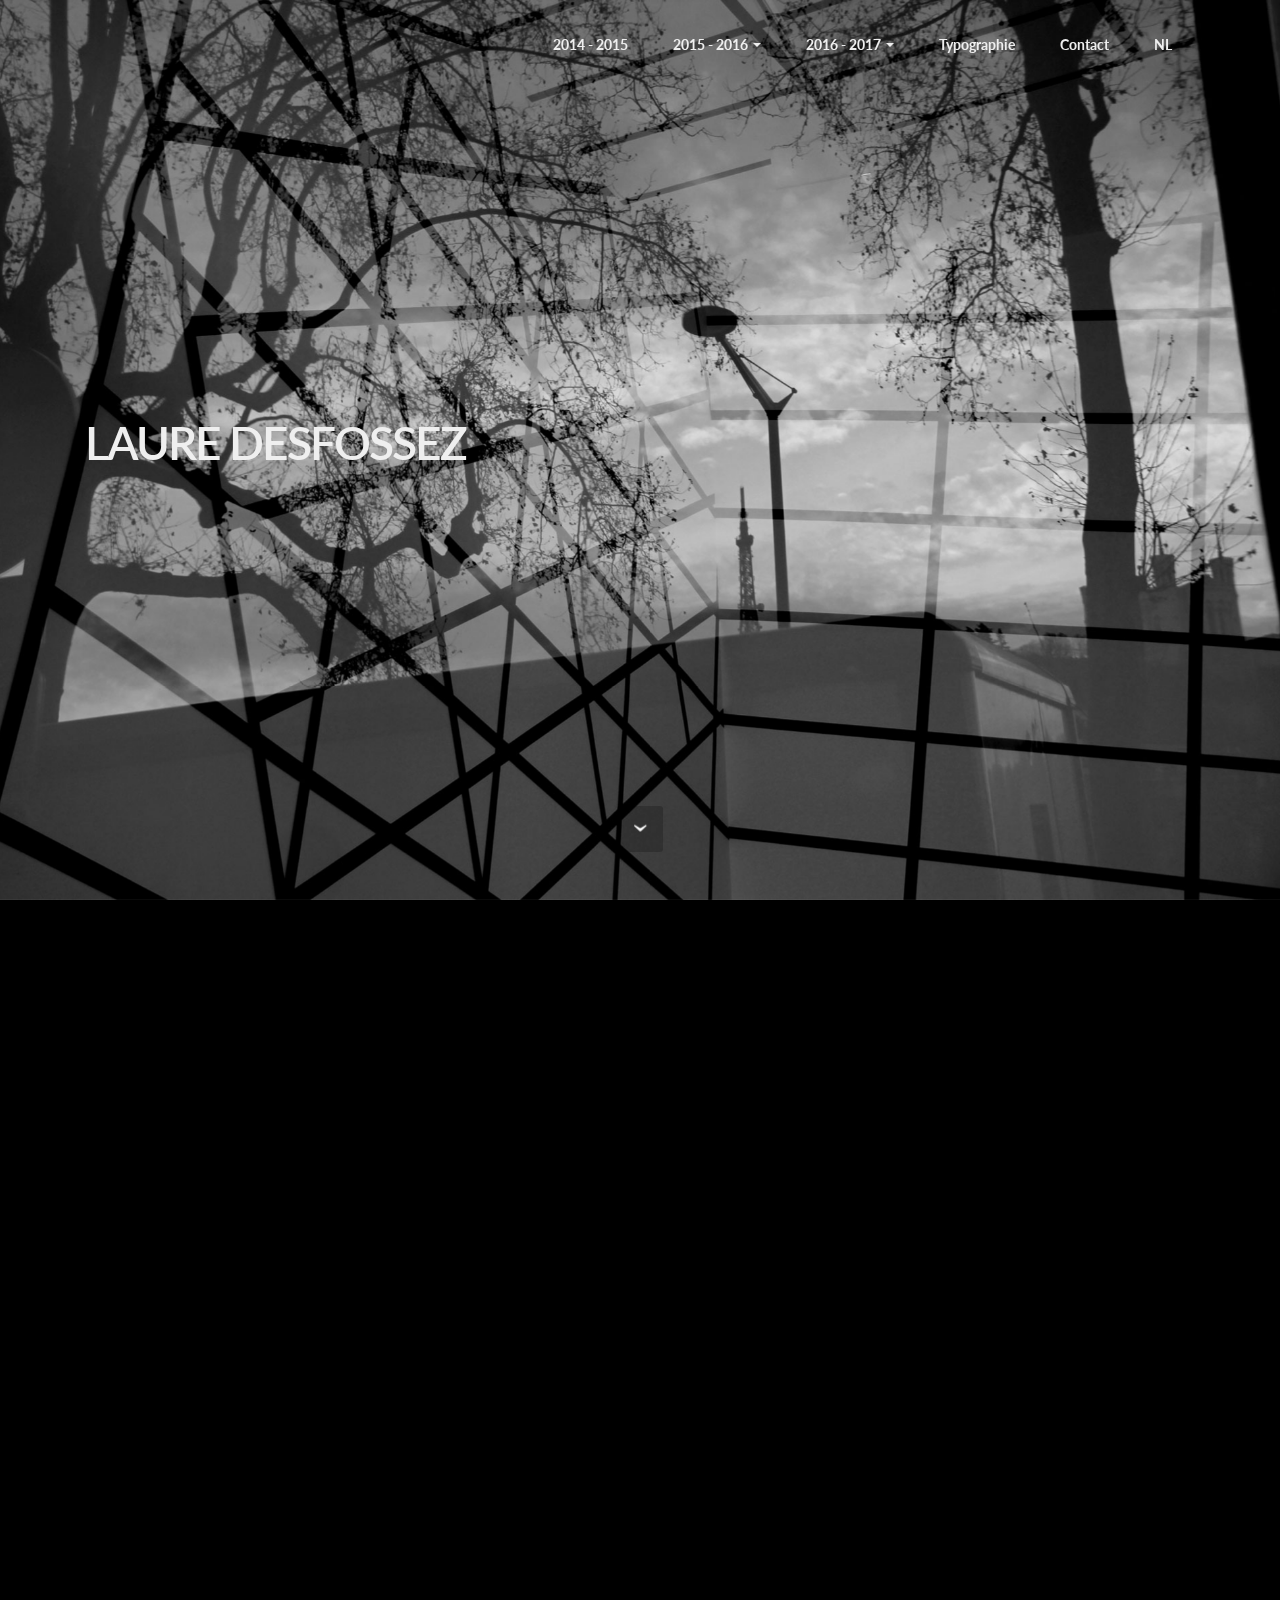
<file: index.html>
<!DOCTYPE html>
<html>
<head>
  <!-- Site made with Mobirise Website Builder v3.12.1, https://mobirise.com -->
  <meta charset="UTF-8">
  <meta http-equiv="X-UA-Compatible" content="IE=edge">
  <meta name="generator" content="Mobirise v3.12.1, mobirise.com">
  <meta name="viewport" content="width=device-width, initial-scale=1">
  <link rel="shortcut icon" href="assets/images/logo.png" type="image/x-icon">
  <meta name="description" content="Index, Desfossez Laure, Laure, Desfossez, portfolio, grafisch ontwerp">
  
  <link rel="stylesheet" href="https://fonts.googleapis.com/css?family=Lora:400,700,400italic,700italic&amp;subset=latin">
  <link rel="stylesheet" href="https://fonts.googleapis.com/css?family=Montserrat:400,700">
  <link rel="stylesheet" href="https://fonts.googleapis.com/css?family=Raleway:100,100i,200,200i,300,300i,400,400i,500,500i,600,600i,700,700i,800,800i,900,900i">
  <link rel="stylesheet" href="assets/bootstrap-material-design-font/css/material.css">
  <link rel="stylesheet" href="assets/tether/tether.min.css">
  <link rel="stylesheet" href="assets/bootstrap/css/bootstrap.min.css">
  <link rel="stylesheet" href="assets/dropdown/css/style.css">
  <link rel="stylesheet" href="assets/animate.css/animate.min.css">
  <link rel="stylesheet" href="assets/theme/css/style.css">
  <link rel="stylesheet" href="assets/mobirise/css/mbr-additional.css" type="text/css">
  
  
  
</head>
<body>

<!-- Google Analytics -->
<script>
  (function(i,s,o,g,r,a,m){i['GoogleAnalyticsObject']=r;i[r]=i[r]||function(){
  (i[r].q=i[r].q||[]).push(arguments)},i[r].l=1*new Date();a=s.createElement(o),
  m=s.getElementsByTagName(o)[0];a.async=1;a.src=g;m.parentNode.insertBefore(a,m)
  })(window,document,'script','https://www.google-analytics.com/analytics.js','ga');

  ga('create', 'UA-74958669-1', 'auto');
  ga('send', 'pageview');

</script>
<!-- /Google Analytics -->


<section id="ext_menu-7">

    <nav class="navbar navbar-dropdown bg-color transparent navbar-fixed-top">
        <div class="container">

            <div class="mbr-table">
                
                <div class="mbr-table-cell">

                    <button class="navbar-toggler pull-xs-right hidden-md-up" type="button" data-toggle="collapse" data-target="#exCollapsingNavbar">
                        <div class="hamburger-icon"></div>
                    </button>

                    <ul class="nav-dropdown collapse pull-xs-right nav navbar-nav navbar-toggleable-sm" id="exCollapsingNavbar"><li class="nav-item"><a class="nav-link link" href="2015.html" aria-expanded="false">2014 - 2015</a></li><li class="nav-item dropdown"><a class="nav-link link dropdown-toggle" href="2016.html" aria-expanded="false" data-toggle="dropdown-submenu">2015 - 2016</a><div class="dropdown-menu"><a class="dropdown-item" href="2016.html" target="_blank">Je m'interesse à</a></div></li><li class="nav-item dropdown"><a class="nav-link link dropdown-toggle" href="#top" data-toggle="dropdown-submenu" aria-expanded="false">2016 - 2017</a><div class="dropdown-menu"><a class="dropdown-item" href="2017.html" target="_blank">Je représente</a></div></li><li class="nav-item"><a class="nav-link link" href="page6.html" aria-expanded="false">Typographie</a></li><li class="nav-item"><a class="nav-link link" href="page7.html" aria-expanded="false">Contact</a></li><li class="nav-item dropdown"><a class="nav-link link" href="https://lauredesfossez.github.io/nl/" aria-expanded="false" target="_blank">NL</a></li></ul>
                    <button hidden="" class="navbar-toggler navbar-close" type="button" data-toggle="collapse" data-target="#exCollapsingNavbar">
                        <div class="close-icon"></div>
                    </button>

                </div>
            </div>

        </div>
    </nav>

</section>

<section class="engine"><a rel="external" href="https://mobirise.com">Mobirise</a></section><section class="mbr-section mbr-section-hero mbr-section-full mbr-parallax-background mbr-section-with-arrow mbr-after-navbar" id="header5-1" style="background-image: url(assets/images/abstract-nature-compr-1.jpg);">

    

    <div class="mbr-table-cell">

        <div class="container">
            <div class="row">
                <div class="mbr-section col-md-10">

                    <h1 class="mbr-section-title display-1">LAURE DESFOSSEZ</h1>
                    <p class="mbr-section-lead lead"></p>
                    
                </div>
            </div>
        </div>
    </div>

    <div class="mbr-arrow mbr-arrow-floating" aria-hidden="true"><a href="#content6-p"><i class="mbr-arrow-icon"></i></a></div>

</section>

<section class="mbr-section article mbr-section__container" id="content6-p" style="background-color: rgb(0, 0, 0); padding-top: 20px; padding-bottom: 20px;">

    <div class="container">
        <div class="row">
            <div class="col-xs-12 col-md-6 lead"><p>Je me présente, Je m’appelle Laure Desfossez et à ce moment je suis en 3ème année Design Graphique. Pendant les années j’ai réaliser que mon éducation n’est pas seulement une formation pour notre diplôme mais c’est beaucoup plus. Chaque semestre on voit une evolution de l’identité du graphiste. Premièrement j’ai appris moi-même comme personne. Secondairement les intérêts vont grandir en finalement je crée mon propre identité dans mes travaux.&nbsp;</p></div>
            <div class="col-xs-12 col-md-6 lead"><p><a href="page7.html" target="_blank">Laure Desfossez</a></p><p><a href="http://www.grafischontwerpgent.be/" target="_blank">3BBK Design Graphique</a></p><p><a href="http://www.luca-arts.be/campus/sint-lucas-gent" target="_blank">LUCA Sint-Lucas Gand Belgique</a></p><p><br></p></div>
        </div>
    </div>

</section>


  <script src="assets/web/assets/jquery/jquery.min.js"></script>
  <script src="assets/tether/tether.min.js"></script>
  <script src="assets/bootstrap/js/bootstrap.min.js"></script>
  <script src="assets/smooth-scroll/smooth-scroll.js"></script>
  <script src="assets/dropdown/js/script.min.js"></script>
  <script src="assets/touch-swipe/jquery.touch-swipe.min.js"></script>
  <script src="assets/viewport-checker/jquery.viewportchecker.js"></script>
  <script src="assets/jarallax/jarallax.js"></script>
  <script src="assets/theme/js/script.js"></script>
  
  
  <input name="animation" type="hidden">
  </body>
</html>
</file>
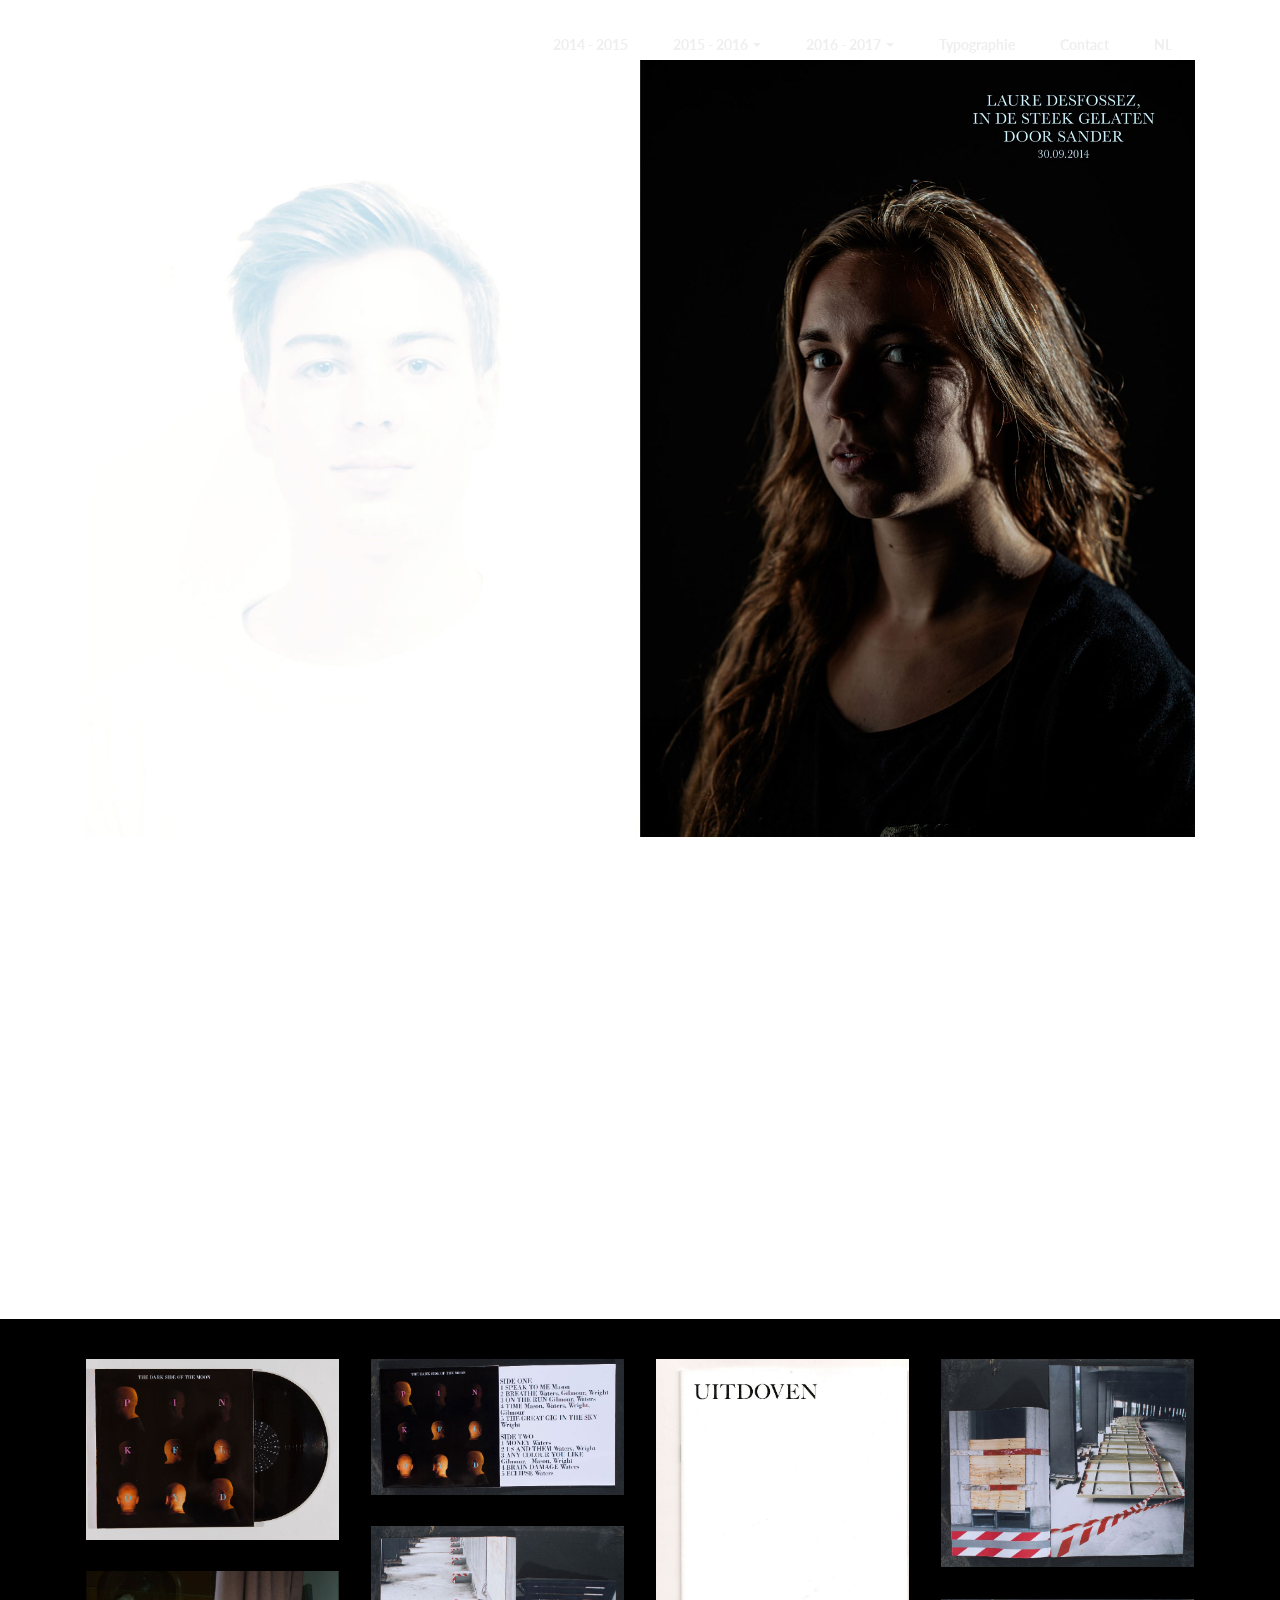
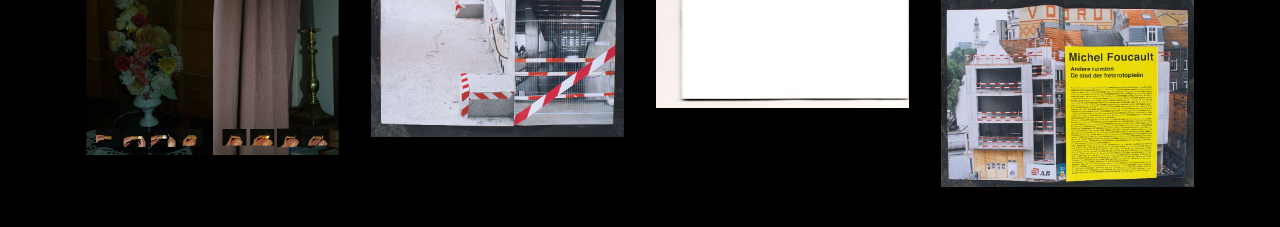
<file: 2015.html>
<!DOCTYPE html>
<html>
<head>
  <!-- Site made with Mobirise Website Builder v3.12.1, https://mobirise.com -->
  <meta charset="UTF-8">
  <meta http-equiv="X-UA-Compatible" content="IE=edge">
  <meta name="generator" content="Mobirise v3.12.1, mobirise.com">
  <meta name="viewport" content="width=device-width, initial-scale=1">
  <link rel="shortcut icon" href="assets/images/logo.png" type="image/x-icon">
  <meta name="description" content="projets 2014-2015, Desfossez Laure, Laure, Desfossez, Identiteit, Vanitas, Heterotopie">
  <title>2015</title>
  <link rel="stylesheet" href="https://fonts.googleapis.com/css?family=Lora:400,700,400italic,700italic&amp;subset=latin">
  <link rel="stylesheet" href="https://fonts.googleapis.com/css?family=Montserrat:400,700">
  <link rel="stylesheet" href="https://fonts.googleapis.com/css?family=Raleway:100,100i,200,200i,300,300i,400,400i,500,500i,600,600i,700,700i,800,800i,900,900i">
  <link rel="stylesheet" href="assets/bootstrap-material-design-font/css/material.css">
  <link rel="stylesheet" href="assets/et-line-font-plugin/style.css">
  <link rel="stylesheet" href="assets/tether/tether.min.css">
  <link rel="stylesheet" href="assets/bootstrap/css/bootstrap.min.css">
  <link rel="stylesheet" href="assets/animate.css/animate.min.css">
  <link rel="stylesheet" href="assets/dropdown/css/style.css">
  <link rel="stylesheet" href="assets/theme/css/style.css">
  <link rel="stylesheet" href="assets/mobirise-gallery/style.css">
  <link rel="stylesheet" href="assets/mobirise/css/mbr-additional.css" type="text/css">
  
  
  
</head>
<body>

<!-- Google Analytics -->
<script>
  (function(i,s,o,g,r,a,m){i['GoogleAnalyticsObject']=r;i[r]=i[r]||function(){
  (i[r].q=i[r].q||[]).push(arguments)},i[r].l=1*new Date();a=s.createElement(o),
  m=s.getElementsByTagName(o)[0];a.async=1;a.src=g;m.parentNode.insertBefore(a,m)
  })(window,document,'script','https://www.google-analytics.com/analytics.js','ga');

  ga('create', 'UA-74958669-1', 'auto');
  ga('send', 'pageview');

</script>
<!-- /Google Analytics -->


<section id="ext_menu-a">

    <nav class="navbar navbar-dropdown bg-color transparent navbar-fixed-top">
        <div class="container">

            <div class="mbr-table">
                
                <div class="mbr-table-cell">

                    <button class="navbar-toggler pull-xs-right hidden-md-up" type="button" data-toggle="collapse" data-target="#exCollapsingNavbar">
                        <div class="hamburger-icon"></div>
                    </button>

                    <ul class="nav-dropdown collapse pull-xs-right nav navbar-nav navbar-toggleable-sm" id="exCollapsingNavbar"><li class="nav-item"><a class="nav-link link" href="2015.html" aria-expanded="false">2014 - 2015</a></li><li class="nav-item dropdown"><a class="nav-link link dropdown-toggle" href="2016.html" aria-expanded="false" data-toggle="dropdown-submenu">2015 - 2016</a><div class="dropdown-menu"><a class="dropdown-item" href="2016.html" target="_blank">Je m'interesse à</a></div></li><li class="nav-item dropdown"><a class="nav-link link dropdown-toggle" href="#top" data-toggle="dropdown-submenu" aria-expanded="false">2016 - 2017</a><div class="dropdown-menu"><a class="dropdown-item" href="2017.html" target="_blank">Je représente</a></div></li><li class="nav-item"><a class="nav-link link" href="page6.html" aria-expanded="false">Typographie</a></li><li class="nav-item"><a class="nav-link link" href="page7.html" aria-expanded="false">Contact</a></li><li class="nav-item dropdown"><a class="nav-link link" href="index.html" aria-expanded="false" target="_blank">NL</a></li></ul>
                    <button hidden="" class="navbar-toggler navbar-close" type="button" data-toggle="collapse" data-target="#exCollapsingNavbar">
                        <div class="close-icon"></div>
                    </button>

                </div>
            </div>

        </div>
    </nav>

</section>

<section class="engine"><a rel="external" href="https://mobirise.com">Mobirise Web Page Generator</a></section><section class="mbr-section mbr-section__container mbr-after-navbar" id="image2-v" style="background-color: rgb(255, 255, 255); padding-top: 60px; padding-bottom: 40px;">
    <div class="container">
        <div class="row">
            <div class="col-xs-12">
                <figure class="mbr-figure">
                    <div><img src="assets/images/sanderlaureindesign-1.jpg"></div>

                    

                </figure>
            </div>
        </div>
    </div>
</section>

<section class="mbr-section article mbr-section__container" id="content7-e" style="background-color: rgb(255, 255, 255); padding-top: 0px; padding-bottom: 60px;">

    <div class="container">
        <div class="row">
            <div class="col-xs-12 col-md-4 lead"><p>Trouver la personnalité et le caractère du créateur est très important quand on voit les travaux d’un artiste. Pour devenir un graphiste la première étape est de trouver toi-même.&nbsp;</p></div>
            <div class="col-xs-12 col-md-4 lead"><p>Comment on fait ça? Par regarder autour de toi et analyser. Par demander des questions et chercher des solutions. Dans la première année mes travaux parlent surtout des choses très proche de moi.&nbsp;</p></div>
            <div class="col-xs-12 col-md-4 lead"><p>J'ai pris des images de la tête de mon père, dans la maison de mes grand-parents où dans le quai à côté de mon bâtiment.&nbsp;</p></div>
        </div>
    </div>

</section>

<section class="mbr-info mbr-info-extra mbr-section mbr-section-md-padding" id="msg-box1-y" style="background-color: rgb(255, 255, 255); padding-top: 0px; padding-bottom: 30px;">

    
    <div class="container">
        <div class="row">


            


            <div class="mbr-table-md-up">
                <div class="mbr-table-cell mbr-right-padding-md-up col-md-8 text-xs-center text-md-left">
                    
                    
                </div>

                <div class="mbr-table-cell col-md-4">
                    <div class="text-xs-center"><a class="btn btn-black" href="2016.html">2016</a></div>
                </div>
            </div>


        </div>
    </div>
</section>

<section class="mbr-gallery mbr-section mbr-section-nopadding mbr-slider-carousel" id="gallery3-d" data-filter="false" style="background-color: rgb(0, 0, 0); padding-top: 1.5rem; padding-bottom: 1.5rem;">
    <!-- Filter -->
    

    <!-- Gallery -->
    <div class="mbr-gallery-row container">
        <div class=" mbr-gallery-layout-default">
            <div>
                <div>
                    <div class="mbr-gallery-item mbr-gallery-item__mobirise3 mbr-gallery-item--p1" data-tags="Awesome" data-video-url="false">
                        <div href="#lb-gallery3-d" data-slide-to="0" data-toggle="modal">
                            
                            

                            <img alt="" src="assets/images/mg-12-800x571.jpg">
                            
                            <span class="icon-focus"></span>
                            
                        </div>
                    </div><div class="mbr-gallery-item mbr-gallery-item__mobirise3 mbr-gallery-item--p1" data-tags="Responsive" data-video-url="false">
                        <div href="#lb-gallery3-d" data-slide-to="1" data-toggle="modal">
                            
                            

                            <img alt="" src="assets/images/lauredesfossez-4-800x429.jpg">
                            
                            <span class="icon-focus"></span>
                            
                        </div>
                    </div><div class="mbr-gallery-item mbr-gallery-item__mobirise3 mbr-gallery-item--p1" data-tags="Creative" data-video-url="false">
                        <div href="#lb-gallery3-d" data-slide-to="2" data-toggle="modal">
                            
                            

                            <img alt="" src="assets/images/uitdoven-cover-1-800x1102.jpg">
                            
                            <span class="icon-focus"></span>
                            
                        </div>
                    </div><div class="mbr-gallery-item mbr-gallery-item__mobirise3 mbr-gallery-item--p1" data-tags="Awesome" data-video-url="false">
                        <div href="#lb-gallery3-d" data-slide-to="3" data-toggle="modal">
                            
                            

                            <img alt="" src="assets/images/lauredesfossez-5-800x659.jpg">
                            
                            <span class="icon-focus"></span>
                            
                        </div>
                    </div><div class="mbr-gallery-item mbr-gallery-item__mobirise3 mbr-gallery-item--p1" data-tags="Responsive" data-video-url="false">
                        <div href="#lb-gallery3-d" data-slide-to="4" data-toggle="modal">
                            
                            

                            <img alt="" src="assets/images/lauredesfossez-6-800x668.jpg">
                            
                            <span class="icon-focus"></span>
                            
                        </div>
                    </div><div class="mbr-gallery-item mbr-gallery-item__mobirise3 mbr-gallery-item--p1" data-tags="Animated" data-video-url="false">
                        <div href="#lb-gallery3-d" data-slide-to="5" data-toggle="modal">
                            
                            

                            <img alt="" src="assets/images/uitdoven-spreads-800x581.jpg">
                            
                            <span class="icon-focus"></span>
                            
                        </div>
                    </div><div class="mbr-gallery-item mbr-gallery-item__mobirise3 mbr-gallery-item--p1" data-tags="Beautiful" data-video-url="false">
                        <div href="#lb-gallery3-d" data-slide-to="6" data-toggle="modal">
                            
                            

                            <img alt="" src="assets/images/lauredesfossez-7-800x593.jpg">
                            
                            <span class="icon-focus"></span>
                            
                        </div>
                    </div>
                </div>
            </div>
            <div class="clearfix"></div>
        </div>
    </div>

    <!-- Lightbox -->
    <div data-app-prevent-settings="" class="mbr-slider modal fade carousel slide" tabindex="-1" data-keyboard="true" data-interval="false" id="lb-gallery3-d">
        <div class="modal-dialog">
            <div class="modal-content">
                <div class="modal-body">
                    <ol class="carousel-indicators">
                        <li data-app-prevent-settings="" data-target="#lb-gallery3-d" data-slide-to="0"></li><li data-app-prevent-settings="" data-target="#lb-gallery3-d" data-slide-to="1"></li><li data-app-prevent-settings="" data-target="#lb-gallery3-d" data-slide-to="2"></li><li data-app-prevent-settings="" data-target="#lb-gallery3-d" data-slide-to="3"></li><li data-app-prevent-settings="" data-target="#lb-gallery3-d" data-slide-to="4"></li><li data-app-prevent-settings="" data-target="#lb-gallery3-d" data-slide-to="5"></li><li data-app-prevent-settings="" data-target="#lb-gallery3-d" class=" active" data-slide-to="6"></li>
                    </ol>
                    <div class="carousel-inner">
                        <div class="carousel-item">
                            <img alt="" src="assets/images/mg-12.jpg">
                        </div><div class="carousel-item">
                            <img alt="" src="assets/images/lauredesfossez-4.jpg">
                        </div><div class="carousel-item">
                            <img alt="" src="assets/images/uitdoven-cover-1.jpg">
                        </div><div class="carousel-item">
                            <img alt="" src="assets/images/lauredesfossez-5.jpg">
                        </div><div class="carousel-item">
                            <img alt="" src="assets/images/lauredesfossez-6.jpg">
                        </div><div class="carousel-item">
                            <img alt="" src="assets/images/uitdoven-spreads.jpg">
                        </div><div class="carousel-item active">
                            <img alt="" src="assets/images/lauredesfossez-7.jpg">
                        </div>
                    </div>
                    <a class="left carousel-control" role="button" data-slide="prev" href="#lb-gallery3-d">
                        <span class="icon-prev" aria-hidden="true"></span>
                        <span class="sr-only">Previous</span>
                    </a>
                    <a class="right carousel-control" role="button" data-slide="next" href="#lb-gallery3-d">
                        <span class="icon-next" aria-hidden="true"></span>
                        <span class="sr-only">Next</span>
                    </a>

                    <a class="close" href="#" role="button" data-dismiss="modal">
                        <span aria-hidden="true">×</span>
                        <span class="sr-only">Close</span>
                    </a>
                </div>
            </div>
        </div>
    </div>
</section>


  <script src="assets/web/assets/jquery/jquery.min.js"></script>
  <script src="assets/tether/tether.min.js"></script>
  <script src="assets/bootstrap/js/bootstrap.min.js"></script>
  <script src="assets/smooth-scroll/smooth-scroll.js"></script>
  <script src="assets/viewport-checker/jquery.viewportchecker.js"></script>
  <script src="assets/dropdown/js/script.min.js"></script>
  <script src="assets/touch-swipe/jquery.touch-swipe.min.js"></script>
  <script src="assets/masonry/masonry.pkgd.min.js"></script>
  <script src="assets/imagesloaded/imagesloaded.pkgd.min.js"></script>
  <script src="assets/bootstrap-carousel-swipe/bootstrap-carousel-swipe.js"></script>
  <script src="assets/theme/js/script.js"></script>
  <script src="assets/mobirise-gallery/player.min.js"></script>
  <script src="assets/mobirise-gallery/script.js"></script>
  
  
  <input name="animation" type="hidden">
  </body>
</html>
</file>
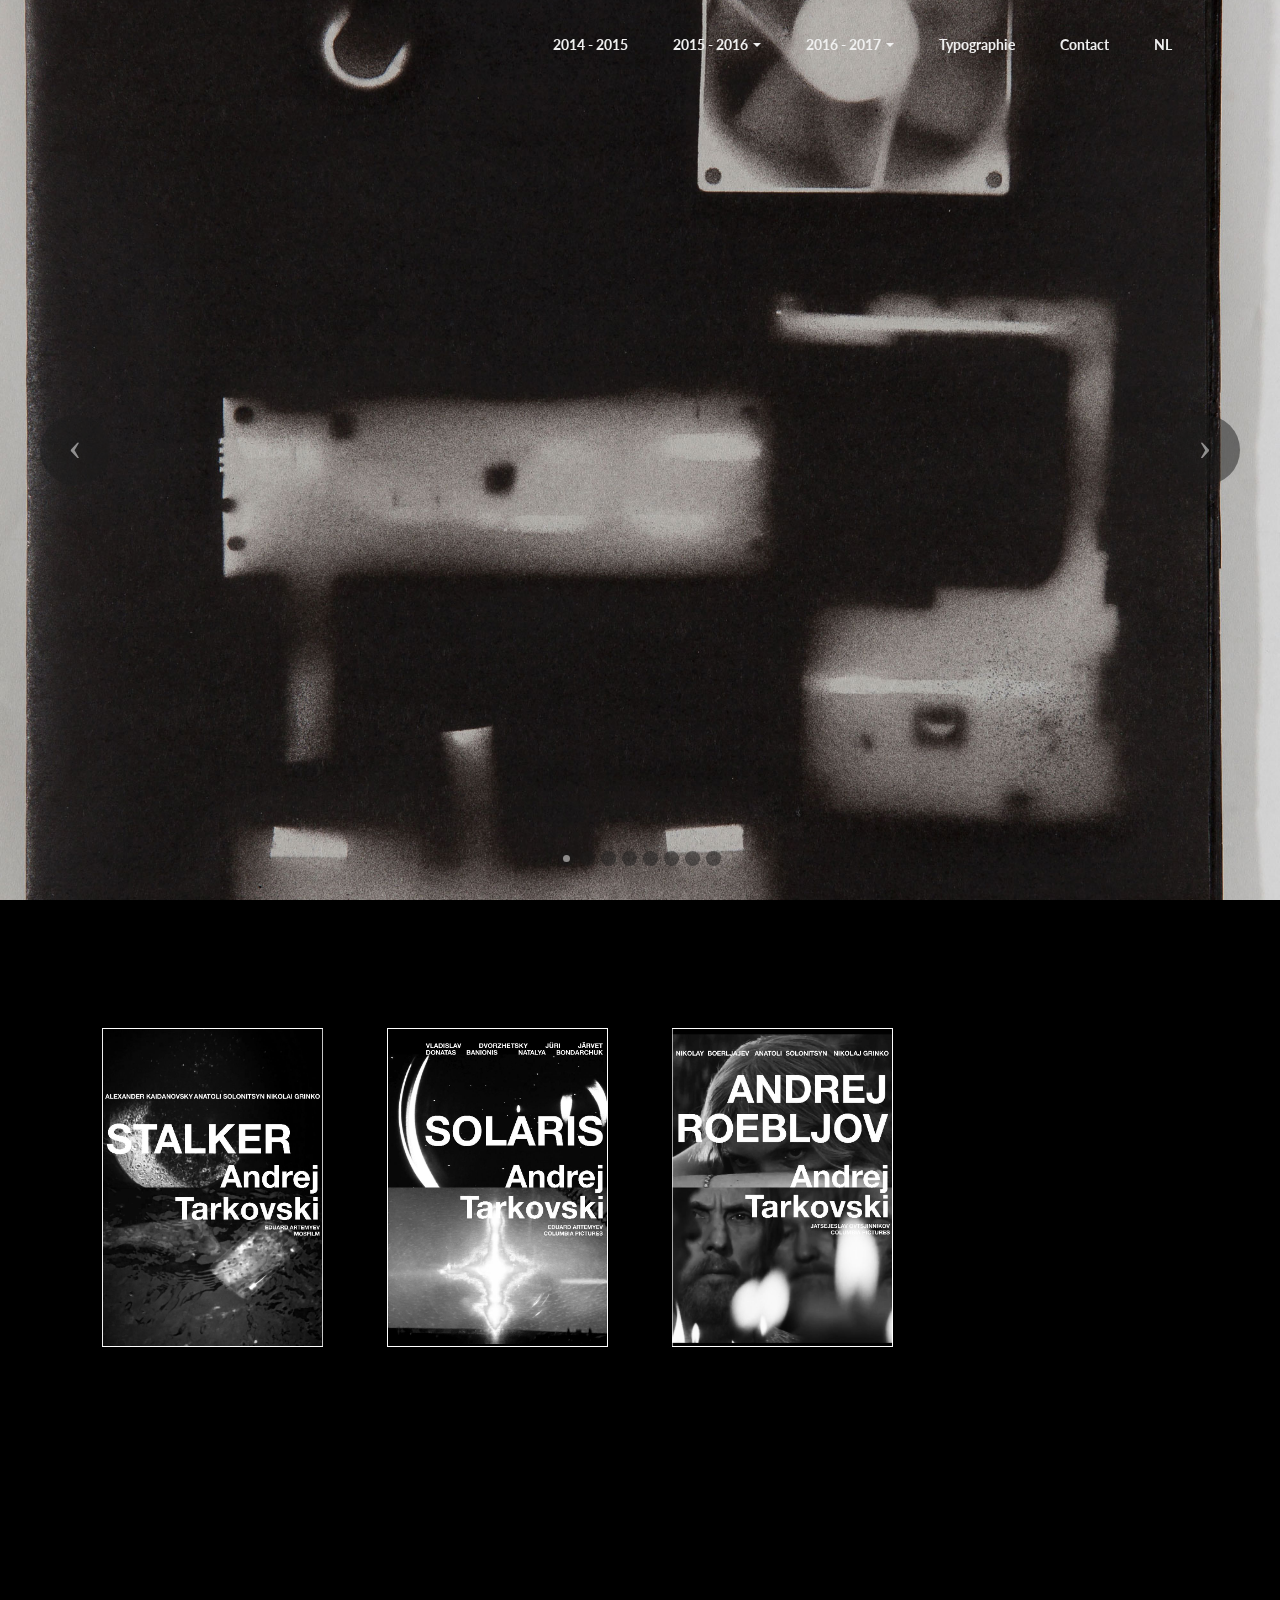
<file: 2016.html>
<!DOCTYPE html>
<html>
<head>
  <!-- Site made with Mobirise Website Builder v3.12.1, https://mobirise.com -->
  <meta charset="UTF-8">
  <meta http-equiv="X-UA-Compatible" content="IE=edge">
  <meta name="generator" content="Mobirise v3.12.1, mobirise.com">
  <meta name="viewport" content="width=device-width, initial-scale=1">
  <link rel="shortcut icon" href="assets/images/logo.png" type="image/x-icon">
  <meta name="description" content="projets 2015-2016, Desfossez Laure, Laure, Desfossez, Encyclopedia, Affiches Andrej Tarkovski ">
  <title>2016</title>
  <link rel="stylesheet" href="https://fonts.googleapis.com/css?family=Lora:400,700,400italic,700italic&amp;subset=latin">
  <link rel="stylesheet" href="https://fonts.googleapis.com/css?family=Montserrat:400,700">
  <link rel="stylesheet" href="https://fonts.googleapis.com/css?family=Raleway:100,100i,200,200i,300,300i,400,400i,500,500i,600,600i,700,700i,800,800i,900,900i">
  <link rel="stylesheet" href="assets/bootstrap-material-design-font/css/material.css">
  <link rel="stylesheet" href="assets/et-line-font-plugin/style.css">
  <link rel="stylesheet" href="assets/tether/tether.min.css">
  <link rel="stylesheet" href="assets/bootstrap/css/bootstrap.min.css">
  <link rel="stylesheet" href="assets/dropdown/css/style.css">
  <link rel="stylesheet" href="assets/animate.css/animate.min.css">
  <link rel="stylesheet" href="assets/theme/css/style.css">
  <link rel="stylesheet" href="assets/mobirise-gallery/style.css">
  <link rel="stylesheet" href="assets/mobirise/css/mbr-additional.css" type="text/css">
  
  
  
</head>
<body>

<!-- Google Analytics -->
<script>
  (function(i,s,o,g,r,a,m){i['GoogleAnalyticsObject']=r;i[r]=i[r]||function(){
  (i[r].q=i[r].q||[]).push(arguments)},i[r].l=1*new Date();a=s.createElement(o),
  m=s.getElementsByTagName(o)[0];a.async=1;a.src=g;m.parentNode.insertBefore(a,m)
  })(window,document,'script','https://www.google-analytics.com/analytics.js','ga');

  ga('create', 'UA-74958669-1', 'auto');
  ga('send', 'pageview');

</script>
<!-- /Google Analytics -->


<section id="ext_menu-b">

    <nav class="navbar navbar-dropdown bg-color transparent navbar-fixed-top">
        <div class="container">

            <div class="mbr-table">
                
                <div class="mbr-table-cell">

                    <button class="navbar-toggler pull-xs-right hidden-md-up" type="button" data-toggle="collapse" data-target="#exCollapsingNavbar">
                        <div class="hamburger-icon"></div>
                    </button>

                    <ul class="nav-dropdown collapse pull-xs-right nav navbar-nav navbar-toggleable-sm" id="exCollapsingNavbar"><li class="nav-item"><a class="nav-link link" href="2015.html" aria-expanded="false">2014 - 2015</a></li><li class="nav-item dropdown"><a class="nav-link link dropdown-toggle" href="2016.html" aria-expanded="false" data-toggle="dropdown-submenu">2015 - 2016</a><div class="dropdown-menu"><a class="dropdown-item" href="2016.html" target="_blank">Je m'interesse à</a></div></li><li class="nav-item dropdown"><a class="nav-link link dropdown-toggle" href="#top" data-toggle="dropdown-submenu" aria-expanded="false">2016 - 2017</a><div class="dropdown-menu"><a class="dropdown-item" href="2017.html" target="_blank">Je représente</a></div></li><li class="nav-item"><a class="nav-link link" href="page6.html" aria-expanded="false">Typographie</a></li><li class="nav-item"><a class="nav-link link" href="page7.html" aria-expanded="false">Contact</a></li><li class="nav-item dropdown"><a class="nav-link link" href="index.html" aria-expanded="false" target="_blank">NL</a></li></ul>
                    <button hidden="" class="navbar-toggler navbar-close" type="button" data-toggle="collapse" data-target="#exCollapsingNavbar">
                        <div class="close-icon"></div>
                    </button>

                </div>
            </div>

        </div>
    </nav>

</section>

<section class="engine"><a rel="external" href="https://mobirise.com">Mobirise Web Page Builder</a></section><section class="mbr-slider mbr-section mbr-section__container carousel slide mbr-section-nopadding mbr-after-navbar" data-ride="carousel" data-keyboard="false" data-wrap="true" data-pause="false" data-interval="5000" id="slider-x">
    <div>
        <div>
            <div>
                <ol class="carousel-indicators">
                    <li data-app-prevent-settings="" data-target="#slider-x" data-slide-to="0" class="active"></li><li data-app-prevent-settings="" data-target="#slider-x" data-slide-to="1"></li><li data-app-prevent-settings="" data-target="#slider-x" data-slide-to="2"></li><li data-app-prevent-settings="" data-target="#slider-x" data-slide-to="3"></li><li data-app-prevent-settings="" data-target="#slider-x" data-slide-to="4"></li><li data-app-prevent-settings="" data-target="#slider-x" data-slide-to="5"></li><li data-app-prevent-settings="" data-target="#slider-x" data-slide-to="6"></li><li data-app-prevent-settings="" data-target="#slider-x" class="" data-slide-to="7"></li>
                </ol>
                <div class="carousel-inner" role="listbox">
                    <div class="mbr-section mbr-section-hero carousel-item dark center mbr-section-full active" data-bg-video-slide="false" style="background-image: url(assets/images/mg-5.jpg);">
                        <div class="mbr-table-cell">
                            
                            <div class="container-slide container">
                                
                                <div class="row">
                                    <div class="col-md-8 col-md-offset-2 text-xs-center">
                                        
                                        

                                        
                                    </div>
                                </div>
                            </div>
                        </div>
                    </div><div class="mbr-section mbr-section-hero carousel-item dark center mbr-section-full" data-bg-video-slide="false" style="background-image: url(assets/images/mg-13.jpg);">
                        <div class="mbr-table-cell">
                            
                            <div class="container-slide container">
                                
                                <div class="row">
                                    <div class="col-md-8 col-md-offset-1">
                                        
                                        

                                        
                                    </div>
                                </div>
                            </div>
                        </div>
                    </div><div class="mbr-section mbr-section-hero carousel-item dark center mbr-section-full" data-bg-video-slide="false" style="background-image: url(assets/images/mg-14.jpg);">
                        <div class="mbr-table-cell">
                            
                            <div class="container-slide container">
                                
                                <div class="row">
                                    <div class="col-md-8 col-md-offset-3 text-xs-right">
                                        
                                        

                                        
                                    </div>
                                </div>
                            </div>
                        </div>
                    </div><div class="mbr-section mbr-section-hero carousel-item dark center mbr-section-full" data-bg-video-slide="false" style="background-image: url(assets/images/mg-8.jpg);">
                        <div class="mbr-table-cell">
                            
                            <div class="container-slide container">
                                
                                <div class="row">
                                    <div class="col-md-8 col-md-offset-2 text-xs-center">
                                        
                                        

                                        
                                    </div>
                                </div>
                            </div>
                        </div>
                    </div><div class="mbr-section mbr-section-hero carousel-item dark center mbr-section-full" data-bg-video-slide="false" style="background-image: url(assets/images/mg-15.jpg);">
                        <div class="mbr-table-cell">
                            
                            <div class="container-slide container">
                                
                                <div class="row">
                                    <div class="col-md-8 col-md-offset-2 text-xs-center">
                                        
                                        

                                        
                                    </div>
                                </div>
                            </div>
                        </div>
                    </div><div class="mbr-section mbr-section-hero carousel-item dark center mbr-section-full" data-bg-video-slide="false" style="background-image: url(assets/images/mg-16.jpg);">
                        <div class="mbr-table-cell">
                            
                            <div class="container-slide container">
                                
                                <div class="row">
                                    <div class="col-md-8 col-md-offset-2 text-xs-center">
                                        
                                        

                                        
                                    </div>
                                </div>
                            </div>
                        </div>
                    </div><div class="mbr-section mbr-section-hero carousel-item dark center mbr-section-full" data-bg-video-slide="false" style="background-image: url(assets/images/mg-17.jpg);">
                        <div class="mbr-table-cell">
                            
                            <div class="container-slide container">
                                
                                <div class="row">
                                    <div class="col-md-8 col-md-offset-2 text-xs-center">
                                        
                                        

                                        
                                    </div>
                                </div>
                            </div>
                        </div>
                    </div><div class="mbr-section mbr-section-hero carousel-item dark center mbr-section-full" data-bg-video-slide="false" style="background-image: url(assets/images/mg-18.jpg);">
                        <div class="mbr-table-cell">
                            
                            <div class="container-slide container">
                                
                                <div class="row">
                                    <div class="col-md-8 col-md-offset-2 text-xs-center">
                                        
                                        

                                        
                                    </div>
                                </div>
                            </div>
                        </div>
                    </div>
                </div>

                <a data-app-prevent-settings="" class="left carousel-control" role="button" data-slide="prev" href="#slider-x">
                    <span class="icon-prev" aria-hidden="true"></span>
                    <span class="sr-only">Previous</span>
                </a>
                <a data-app-prevent-settings="" class="right carousel-control" role="button" data-slide="next" href="#slider-x">
                    <span class="icon-next" aria-hidden="true"></span>
                    <span class="sr-only">Next</span>
                </a>
            </div>
        </div>
    </div>
</section>

<section class="mbr-gallery mbr-section mbr-section-nopadding mbr-slider-carousel" id="gallery2-w" data-filter="false" style="background-color: rgb(0, 0, 0); padding-top: 6rem; padding-bottom: 6rem;">
    <!-- Filter -->
    

    <!-- Gallery -->
    <div class="mbr-gallery-row container">
        <div class=" mbr-gallery-layout-default">
            <div>
                <div>
                    <div class="mbr-gallery-item mbr-gallery-item__mobirise3 mbr-gallery-item--p2" data-tags="Awesome" data-video-url="false">
                        <div href="#lb-gallery2-w" data-slide-to="0" data-toggle="modal">
                            
                            

                            <img alt="" src="assets/images/tarkovsky-3-800x1155.jpg">
                            
                            <span class="icon-focus"></span>
                            
                        </div>
                    </div><div class="mbr-gallery-item mbr-gallery-item__mobirise3 mbr-gallery-item--p2" data-tags="Creative" data-video-url="false">
                        <div href="#lb-gallery2-w" data-slide-to="1" data-toggle="modal">
                            
                            

                            <img alt="" src="assets/images/tarkovsky-4-800x1155.jpg">
                            
                            <span class="icon-focus"></span>
                            
                        </div>
                    </div><div class="mbr-gallery-item mbr-gallery-item__mobirise3 mbr-gallery-item--p2" data-tags="Responsive" data-video-url="false">
                        <div href="#lb-gallery2-w" data-slide-to="2" data-toggle="modal">
                            
                            

                            <img alt="" src="assets/images/tarkovsky-5-800x1155.jpg">
                            
                            <span class="icon-focus"></span>
                            
                        </div>
                    </div>
                </div>
            </div>
            <div class="clearfix"></div>
        </div>
    </div>

    <!-- Lightbox -->
    <div data-app-prevent-settings="" class="mbr-slider modal fade carousel slide" tabindex="-1" data-keyboard="true" data-interval="false" id="lb-gallery2-w">
        <div class="modal-dialog">
            <div class="modal-content">
                <div class="modal-body">
                    <ol class="carousel-indicators">
                        <li data-app-prevent-settings="" data-target="#lb-gallery2-w" data-slide-to="0"></li><li data-app-prevent-settings="" data-target="#lb-gallery2-w" data-slide-to="1"></li><li data-app-prevent-settings="" data-target="#lb-gallery2-w" class=" active" data-slide-to="2"></li>
                    </ol>
                    <div class="carousel-inner">
                        <div class="carousel-item">
                            <img alt="" src="assets/images/tarkovsky-3.jpg">
                        </div><div class="carousel-item">
                            <img alt="" src="assets/images/tarkovsky-4.jpg">
                        </div><div class="carousel-item active">
                            <img alt="" src="assets/images/tarkovsky-5.jpg">
                        </div>
                    </div>
                    <a class="left carousel-control" role="button" data-slide="prev" href="#lb-gallery2-w">
                        <span class="icon-prev" aria-hidden="true"></span>
                        <span class="sr-only">Previous</span>
                    </a>
                    <a class="right carousel-control" role="button" data-slide="next" href="#lb-gallery2-w">
                        <span class="icon-next" aria-hidden="true"></span>
                        <span class="sr-only">Next</span>
                    </a>

                    <a class="close" href="#" role="button" data-dismiss="modal">
                        <span aria-hidden="true">×</span>
                        <span class="sr-only">Close</span>
                    </a>
                </div>
            </div>
        </div>
    </div>
</section>

<section class="mbr-info mbr-info-extra mbr-section mbr-section-md-padding" id="msg-box1-z" style="background-color: rgb(0, 0, 0); padding-top: 30px; padding-bottom: 90px;">

    
    <div class="container">
        <div class="row">


            


            <div class="mbr-table-md-up">
                <div class="mbr-table-cell mbr-right-padding-md-up col-md-8 text-xs-center text-md-left">
                    <h2 class="mbr-info-subtitle mbr-section-subtitle">Dans le deuxième année mes travaux representent surtout les interêts des differents media et materiaux. Une partie de mon 'Encyclopedia Vulgaris' (top page) était fait avec le papier d'un journal et du graffiti. En plus on voit les affiches dans lesquelles je lie des films de Andrej Tarkovski.&nbsp;</h2>
                    
                </div>

                <div class="mbr-table-cell col-md-4">
                    <div class="text-xs-center"><a class="btn btn-primary" href="2017.html">2017</a></div>
                </div>
            </div>


        </div>
    </div>
</section>


  <script src="assets/web/assets/jquery/jquery.min.js"></script>
  <script src="assets/tether/tether.min.js"></script>
  <script src="assets/bootstrap/js/bootstrap.min.js"></script>
  <script src="assets/smooth-scroll/smooth-scroll.js"></script>
  <script src="assets/dropdown/js/script.min.js"></script>
  <script src="assets/touch-swipe/jquery.touch-swipe.min.js"></script>
  <script src="assets/viewport-checker/jquery.viewportchecker.js"></script>
  <script src="assets/bootstrap-carousel-swipe/bootstrap-carousel-swipe.js"></script>
  <script src="assets/masonry/masonry.pkgd.min.js"></script>
  <script src="assets/imagesloaded/imagesloaded.pkgd.min.js"></script>
  <script src="assets/theme/js/script.js"></script>
  <script src="assets/mobirise-gallery/player.min.js"></script>
  <script src="assets/mobirise-gallery/script.js"></script>
  
  
  <input name="animation" type="hidden">
  </body>
</html>
</file>
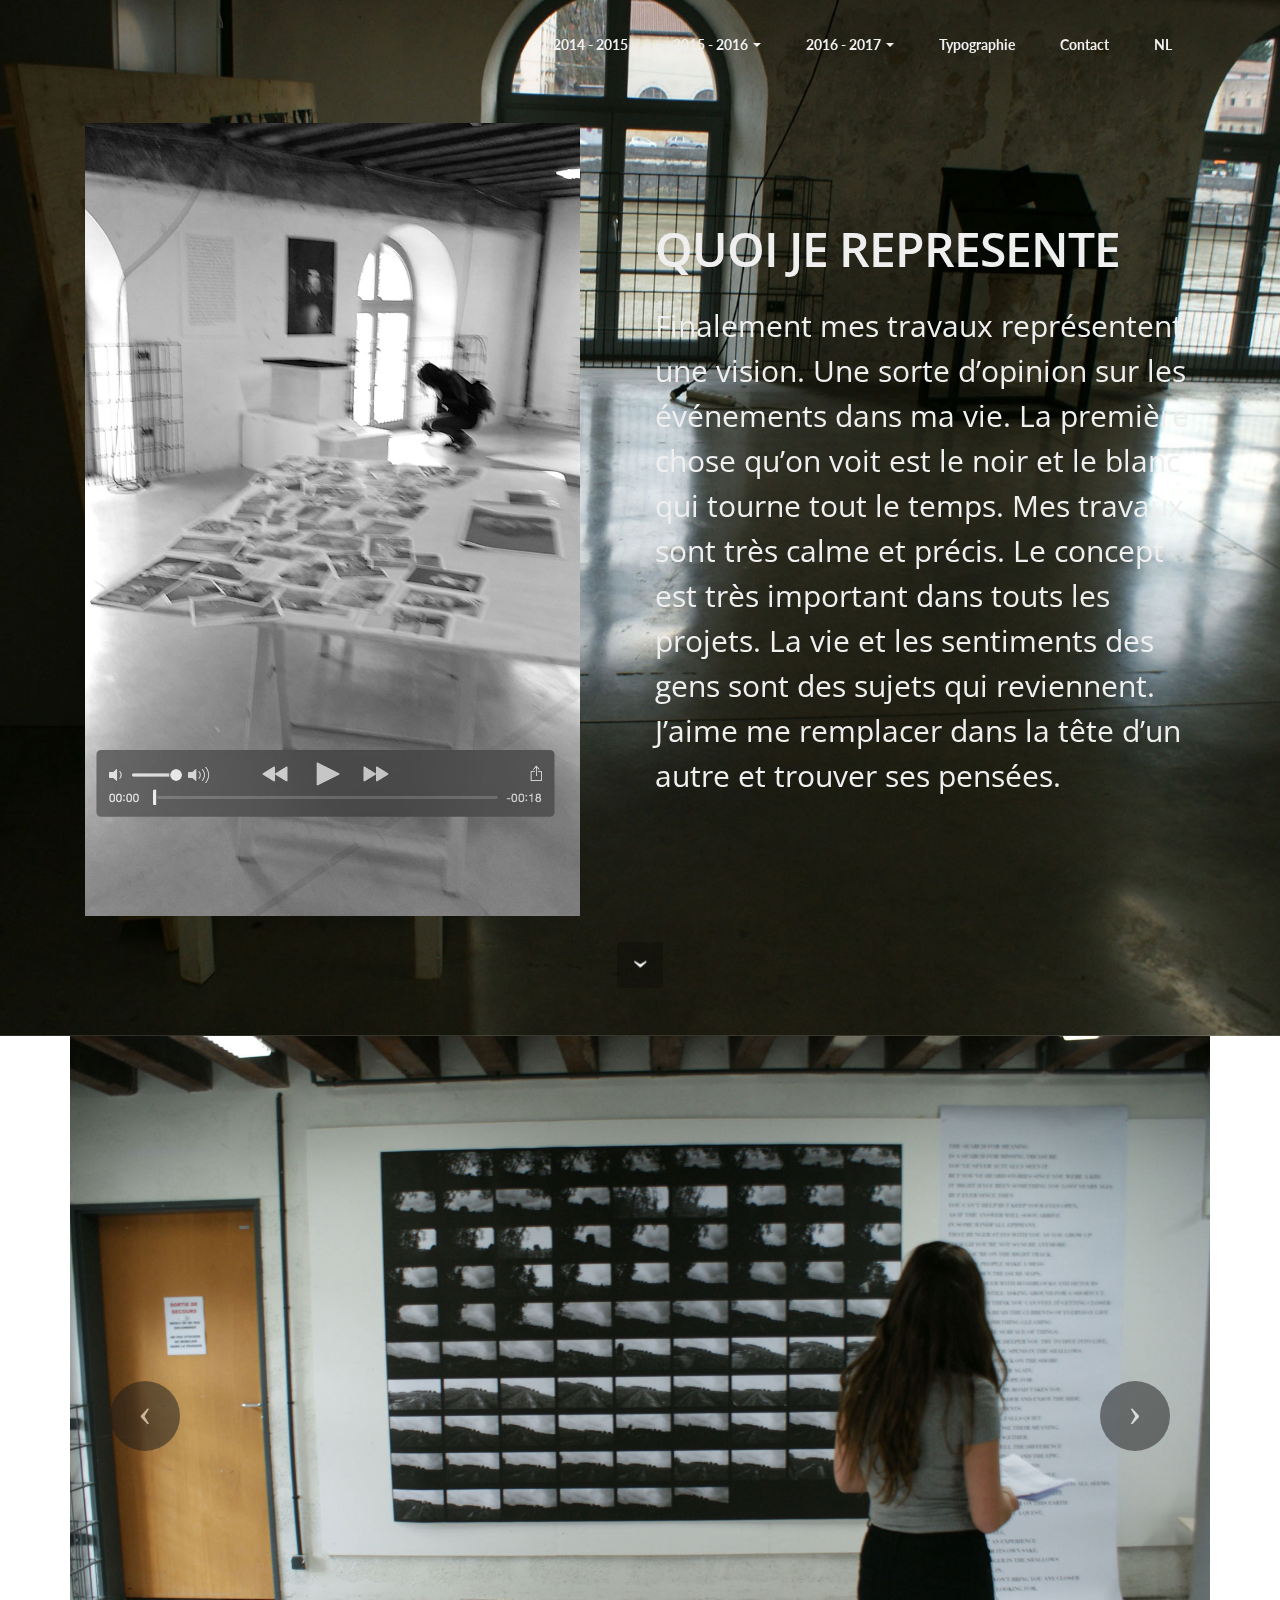
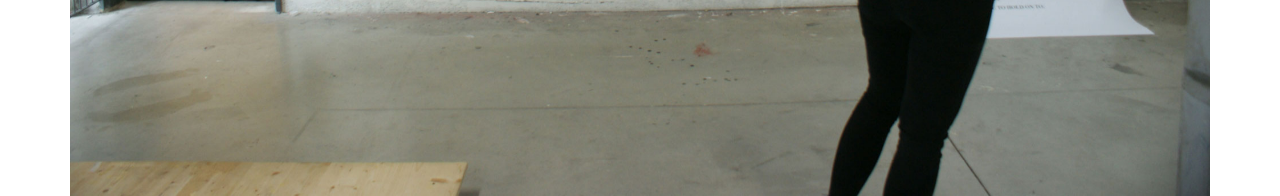
<file: 2017.html>
<!DOCTYPE html>
<html>
<head>
  <!-- Site made with Mobirise Website Builder v3.12.1, https://mobirise.com -->
  <meta charset="UTF-8">
  <meta http-equiv="X-UA-Compatible" content="IE=edge">
  <meta name="generator" content="Mobirise v3.12.1, mobirise.com">
  <meta name="viewport" content="width=device-width, initial-scale=1">
  <link rel="shortcut icon" href="assets/images/logo.png" type="image/x-icon">
  <meta name="description" content="projets 2016-2017, Desfossez Laure, Laure, Desfossez, Les Foules, Ambedo, Affiches La Conférence, A reconstruction of a reconstruction, All I could Feel">
  <title>2017</title>
  <link rel="stylesheet" href="https://fonts.googleapis.com/css?family=Lora:400,700,400italic,700italic&amp;subset=latin">
  <link rel="stylesheet" href="https://fonts.googleapis.com/css?family=Montserrat:400,700">
  <link rel="stylesheet" href="https://fonts.googleapis.com/css?family=Raleway:100,100i,200,200i,300,300i,400,400i,500,500i,600,600i,700,700i,800,800i,900,900i">
  <link rel="stylesheet" href="assets/bootstrap-material-design-font/css/material.css">
  <link rel="stylesheet" href="assets/tether/tether.min.css">
  <link rel="stylesheet" href="assets/bootstrap/css/bootstrap.min.css">
  <link rel="stylesheet" href="assets/dropdown/css/style.css">
  <link rel="stylesheet" href="assets/animate.css/animate.min.css">
  <link rel="stylesheet" href="assets/theme/css/style.css">
  <link rel="stylesheet" href="assets/mobirise/css/mbr-additional.css" type="text/css">
  
  
  
</head>
<body>

<!-- Google Analytics -->
<script>
  (function(i,s,o,g,r,a,m){i['GoogleAnalyticsObject']=r;i[r]=i[r]||function(){
  (i[r].q=i[r].q||[]).push(arguments)},i[r].l=1*new Date();a=s.createElement(o),
  m=s.getElementsByTagName(o)[0];a.async=1;a.src=g;m.parentNode.insertBefore(a,m)
  })(window,document,'script','https://www.google-analytics.com/analytics.js','ga');

  ga('create', 'UA-74958669-1', 'auto');
  ga('send', 'pageview');

</script>
<!-- /Google Analytics -->


<section id="ext_menu-c">

    <nav class="navbar navbar-dropdown bg-color transparent navbar-fixed-top">
        <div class="container">

            <div class="mbr-table">
                
                <div class="mbr-table-cell">

                    <button class="navbar-toggler pull-xs-right hidden-md-up" type="button" data-toggle="collapse" data-target="#exCollapsingNavbar">
                        <div class="hamburger-icon"></div>
                    </button>

                    <ul class="nav-dropdown collapse pull-xs-right nav navbar-nav navbar-toggleable-sm" id="exCollapsingNavbar"><li class="nav-item"><a class="nav-link link" href="2015.html" aria-expanded="false">2014 - 2015</a></li><li class="nav-item dropdown"><a class="nav-link link dropdown-toggle" href="2016.html" aria-expanded="false" data-toggle="dropdown-submenu">2015 - 2016</a><div class="dropdown-menu"><a class="dropdown-item" href="2016.html" target="_blank">Je m'interesse à</a></div></li><li class="nav-item dropdown"><a class="nav-link link dropdown-toggle" href="#top" data-toggle="dropdown-submenu" aria-expanded="false">2016 - 2017</a><div class="dropdown-menu"><a class="dropdown-item" href="2017.html" target="_blank">Je représente</a></div></li><li class="nav-item"><a class="nav-link link" href="page6.html" aria-expanded="false">Typographie</a></li><li class="nav-item"><a class="nav-link link" href="page7.html" aria-expanded="false">Contact</a></li><li class="nav-item dropdown"><a class="nav-link link" href="index.html" aria-expanded="false" target="_blank">NL</a></li></ul>
                    <button hidden="" class="navbar-toggler navbar-close" type="button" data-toggle="collapse" data-target="#exCollapsingNavbar">
                        <div class="close-icon"></div>
                    </button>

                </div>
            </div>

        </div>
    </nav>

</section>

<section class="engine"><a rel="external" href="https://mobirise.com">Mobirise Web Site Builder</a></section><section class="mbr-section mbr-section-hero mbr-section-full header2 mbr-parallax-background mbr-after-navbar" id="header6-o" style="background-image: url(assets/images/dsc04035-1.jpg);">

    

    <div class="mbr-table mbr-table-full">
        <div class="mbr-table-cell">

            <div class="container">
                <div class="mbr-section row">
                    <div class="mbr-table-md-up">
                        
                        <div class="mbr-table-cell mbr-right-padding-md-up mbr-valign-top col-md-7 image-size" style="width: 50%;">
                            <div class="mbr-figure"><img src="assets/images/filmpje.jpg"></div>
                        </div>
                        <div class="mbr-table-cell col-md-5 text-xs-center text-md-left content-size">

                            <h3 class="mbr-section-title display-2">QUOI JE REPRESENTE</h3>

                            <div class="mbr-section-text">
                                <p>Finalement mes travaux représentent une vision. Une sorte d’opinion sur les événements dans ma vie. La première chose qu’on voit est le noir et le blanc qui tourne tout le temps. Mes travaux sont très calme et précis. Le concept est très important dans touts les projets. La vie et les sentiments des gens sont des sujets qui reviennent. J’aime me remplacer dans la tête d’un autre et trouver ses pensées. <br></p>
                            </div>

                            

                        </div>

                        
                        

                    </div>
                </div>
            </div>

        </div>
    </div>

    <div class="mbr-arrow mbr-arrow-floating hidden-sm-down" aria-hidden="true"><a href="#slider3-n"><i class="mbr-arrow-icon"></i></a></div>

</section>

<section class="mbr-slider mbr-section mbr-section__container carousel slide mbr-section-nopadding" data-ride="carousel" data-keyboard="false" data-wrap="true" data-pause="false" data-interval="7000" id="slider3-n" style="background-color: rgb(255, 255, 255);">
    <div class=" container boxed-slider" style="padding-top: 0px; padding-bottom: 0px;">
        <div>
            <div>
                
                <div class="carousel-inner" role="listbox">
                    <div class="mbr-section mbr-section-hero carousel-item dark center active" data-bg-video-slide="false">
                        <div class="mbr-table-cell">
                            
                            <div class="container-slide">
                                <img src="assets/images/dsc04020-3.jpg">
                                <div class="row">
                                    <div class="col-md-8 col-md-offset-2 text-xs-center">
                                        
                                        

                                        
                                    </div>
                                </div>
                            </div>
                        </div>
                    </div><div class="mbr-section mbr-section-hero carousel-item dark center" data-bg-video-slide="false">
                        <div class="mbr-table-cell">
                            
                            <div class="container-slide">
                                <img src="assets/images/dsc04031-2.jpg">
                                <div class="row">
                                    <div class="col-md-8 col-md-offset-1">
                                        <h2 class="mbr-section-title display-1">AMBEDO</h2>
                                        <p class="mbr-section-lead lead"></p>

                                        
                                    </div>
                                </div>
                            </div>
                        </div>
                    </div><div class="mbr-section mbr-section-hero carousel-item dark center" data-bg-video-slide="false">
                        <div class="mbr-table-cell">
                            
                            <div class="container-slide">
                                <img src="assets/images/dsc04029-2.jpg">
                                <div class="row">
                                    <div class="col-md-8 col-md-offset-2 text-xs-center">
                                        <h2 class="mbr-section-title display-1">LES FOULES</h2>
                                        <p class="mbr-section-lead lead"></p>

                                        
                                    </div>
                                </div>
                            </div>
                        </div>
                    </div><div class="mbr-section mbr-section-hero carousel-item dark center" data-bg-video-slide="false">
                        <div class="mbr-table-cell">
                            
                            <div class="container-slide">
                                <img src="assets/images/dsc04018-2.jpg">
                                <div class="row">
                                    <div class="col-md-8 col-md-offset-3 text-xs-right">
                                        <h2 class="mbr-section-title display-1">LA CONFERENCE</h2>
                                        <p class="mbr-section-lead lead"></p>

                                        
                                    </div>
                                </div>
                            </div>
                        </div>
                    </div><div class="mbr-section mbr-section-hero carousel-item dark center" data-bg-video-slide="false">
                        <div class="mbr-table-cell">
                            
                            <div class="container-slide">
                                <img src="assets/images/dsc04017-2.jpg">
                                <div class="row">
                                    <div class="col-md-8 col-md-offset-3 text-xs-right">
                                        <h2 class="mbr-section-title display-1">A RECONSTRUCTION OF A RECONSTRUCTION</h2>
                                        <p class="mbr-section-lead lead"></p>

                                        
                                    </div>
                                </div>
                            </div>
                        </div>
                    </div><div class="mbr-section mbr-section-hero carousel-item dark center" data-bg-video-slide="false">
                        <div class="mbr-table-cell">
                            
                            <div class="container-slide">
                                <img src="assets/images/dsc04033-2.jpg">
                                <div class="row">
                                    <div class="col-md-8 col-md-offset-3 text-xs-right">
                                        
                                        

                                        
                                    </div>
                                </div>
                            </div>
                        </div>
                    </div><div class="mbr-section mbr-section-hero carousel-item dark center" data-bg-video-slide="false">
                        <div class="mbr-table-cell">
                            
                            <div class="container-slide">
                                <img src="assets/images/dsc04012-2.jpg">
                                <div class="row">
                                    <div class="col-md-8 col-md-offset-1">
                                        <h2 class="mbr-section-title display-1">CATALOGUE</h2>
                                        <p class="mbr-section-lead lead"></p>

                                        
                                    </div>
                                </div>
                            </div>
                        </div>
                    </div><div class="mbr-section mbr-section-hero carousel-item dark center" data-bg-video-slide="false">
                        <div class="mbr-table-cell">
                            
                            <div class="container-slide">
                                <img src="assets/images/dsc04003-2.jpg">
                                <div class="row">
                                    <div class="col-md-8 col-md-offset-3 text-xs-right">
                                        <h2 class="mbr-section-title display-1">ALL I COULD FEEL</h2>
                                        <p class="mbr-section-lead lead"></p>

                                        
                                    </div>
                                </div>
                            </div>
                        </div>
                    </div><div class="mbr-section mbr-section-hero carousel-item dark center" data-bg-video-slide="false">
                        <div class="mbr-table-cell">
                            
                            <div class="container-slide">
                                <img src="assets/images/dsc04027-2.jpg">
                                <div class="row">
                                    <div class="col-md-8 col-md-offset-3 text-xs-right">
                                        
                                        

                                        
                                    </div>
                                </div>
                            </div>
                        </div>
                    </div>
                </div>

                <a data-app-prevent-settings="" class="left carousel-control" role="button" data-slide="prev" href="#slider3-n">
                    <span class="icon-prev" aria-hidden="true"></span>
                    <span class="sr-only">Previous</span>
                </a>
                <a data-app-prevent-settings="" class="right carousel-control" role="button" data-slide="next" href="#slider3-n">
                    <span class="icon-next" aria-hidden="true"></span>
                    <span class="sr-only">Next</span>
                </a>
            </div>
        </div>
    </div>
</section>


  <script src="assets/web/assets/jquery/jquery.min.js"></script>
  <script src="assets/tether/tether.min.js"></script>
  <script src="assets/bootstrap/js/bootstrap.min.js"></script>
  <script src="assets/smooth-scroll/smooth-scroll.js"></script>
  <script src="assets/dropdown/js/script.min.js"></script>
  <script src="assets/touch-swipe/jquery.touch-swipe.min.js"></script>
  <script src="assets/viewport-checker/jquery.viewportchecker.js"></script>
  <script src="assets/jarallax/jarallax.js"></script>
  <script src="assets/bootstrap-carousel-swipe/bootstrap-carousel-swipe.js"></script>
  <script src="assets/theme/js/script.js"></script>
  
  
  <input name="animation" type="hidden">
  </body>
</html>
</file>
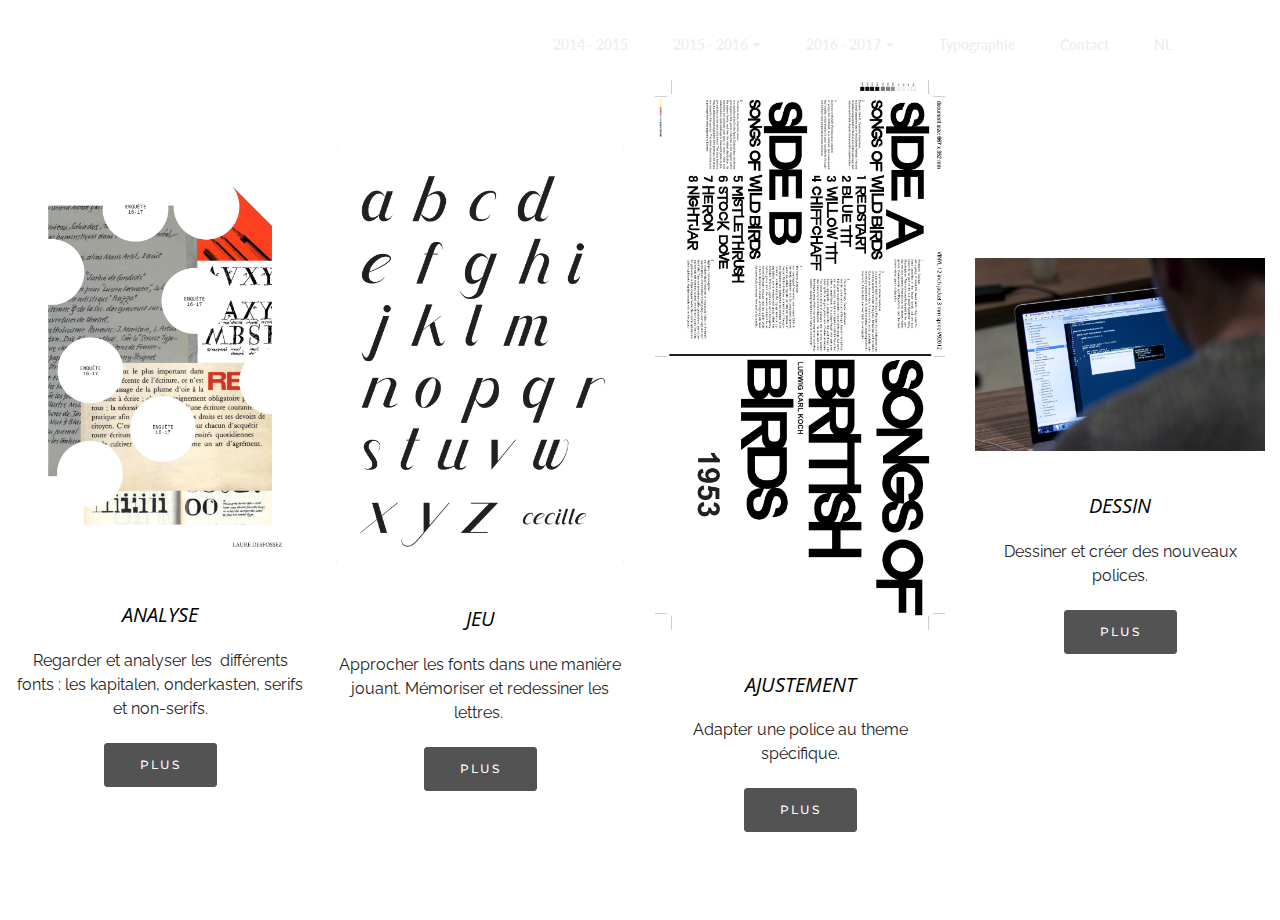
<file: page6.html>
<!DOCTYPE html>
<html>
<head>
  <!-- Site made with Mobirise Website Builder v3.12.1, https://mobirise.com -->
  <meta charset="UTF-8">
  <meta http-equiv="X-UA-Compatible" content="IE=edge">
  <meta name="generator" content="Mobirise v3.12.1, mobirise.com">
  <meta name="viewport" content="width=device-width, initial-scale=1">
  <link rel="shortcut icon" href="assets/images/logo.png" type="image/x-icon">
  <meta name="description" content="Typographie, Desfossez Laure, Laure, Desfossez, differents phases">
  <title>Typo</title>
  <link rel="stylesheet" href="https://fonts.googleapis.com/css?family=Lora:400,700,400italic,700italic&amp;subset=latin">
  <link rel="stylesheet" href="https://fonts.googleapis.com/css?family=Montserrat:400,700">
  <link rel="stylesheet" href="https://fonts.googleapis.com/css?family=Raleway:100,100i,200,200i,300,300i,400,400i,500,500i,600,600i,700,700i,800,800i,900,900i">
  <link rel="stylesheet" href="assets/bootstrap-material-design-font/css/material.css">
  <link rel="stylesheet" href="assets/tether/tether.min.css">
  <link rel="stylesheet" href="assets/bootstrap/css/bootstrap.min.css">
  <link rel="stylesheet" href="assets/dropdown/css/style.css">
  <link rel="stylesheet" href="assets/animate.css/animate.min.css">
  <link rel="stylesheet" href="assets/theme/css/style.css">
  <link rel="stylesheet" href="assets/mobirise/css/mbr-additional.css" type="text/css">
  
  
  
</head>
<body>

<!-- Google Analytics -->
<script>
  (function(i,s,o,g,r,a,m){i['GoogleAnalyticsObject']=r;i[r]=i[r]||function(){
  (i[r].q=i[r].q||[]).push(arguments)},i[r].l=1*new Date();a=s.createElement(o),
  m=s.getElementsByTagName(o)[0];a.async=1;a.src=g;m.parentNode.insertBefore(a,m)
  })(window,document,'script','https://www.google-analytics.com/analytics.js','ga');

  ga('create', 'UA-74958669-1', 'auto');
  ga('send', 'pageview');

</script>
<!-- /Google Analytics -->


<section id="ext_menu-q">

    <nav class="navbar navbar-dropdown bg-color transparent navbar-fixed-top">
        <div class="container">

            <div class="mbr-table">
                
                <div class="mbr-table-cell">

                    <button class="navbar-toggler pull-xs-right hidden-md-up" type="button" data-toggle="collapse" data-target="#exCollapsingNavbar">
                        <div class="hamburger-icon"></div>
                    </button>

                    <ul class="nav-dropdown collapse pull-xs-right nav navbar-nav navbar-toggleable-sm" id="exCollapsingNavbar"><li class="nav-item"><a class="nav-link link" href="2015.html" aria-expanded="false">2014 - 2015</a></li><li class="nav-item dropdown"><a class="nav-link link dropdown-toggle" href="2016.html" aria-expanded="false" data-toggle="dropdown-submenu">2015 - 2016</a><div class="dropdown-menu"><a class="dropdown-item" href="2016.html" target="_blank">Je m'interesse à</a></div></li><li class="nav-item dropdown"><a class="nav-link link dropdown-toggle" href="#top" data-toggle="dropdown-submenu" aria-expanded="false">2016 - 2017</a><div class="dropdown-menu"><a class="dropdown-item" href="2017.html" target="_blank">Je représente</a></div></li><li class="nav-item"><a class="nav-link link" href="page6.html" aria-expanded="false">Typographie</a></li><li class="nav-item"><a class="nav-link link" href="page7.html" aria-expanded="false">Contact</a></li><li class="nav-item dropdown"><a class="nav-link link" href="index.html" aria-expanded="false" target="_blank">NL</a></li></ul>
                    <button hidden="" class="navbar-toggler navbar-close" type="button" data-toggle="collapse" data-target="#exCollapsingNavbar">
                        <div class="close-icon"></div>
                    </button>

                </div>
            </div>

        </div>
    </nav>

</section>

<section class="engine"><a rel="external" href="https://mobirise.com">https://mobirise.com/</a></section><section class="mbr-cards mbr-section mbr-section-nopadding mbr-after-navbar" id="features3-r" style="background-color: rgb(255, 255, 255);">

    

    <div class="mbr-cards-row row">
        <div class="mbr-cards-col col-xs-12 col-lg-3" style="padding-top: 80px; padding-bottom: 80px;">
            <div class="container">
              <div class="card cart-block">
                  <div class="card-img"><img src="assets/images/biblio-enqute-1.jpg" class="card-img-top"></div>
                  <div class="card-block">
                    <h4 class="card-title"></h4>
                    <h5 class="card-subtitle">ANALYSE</h5>
                    <p class="card-text">Regarder et analyser les &nbsp;différents fonts : les kapitalen, onderkasten, serifs et non-serifs.</p>
                    <div class="card-btn"><a href="https://mobirise.com" class="btn btn-black">PLUS</a></div>
                    </div>
                </div>
            </div>
        </div>
        <div class="mbr-cards-col col-xs-12 col-lg-3" style="padding-top: 80px; padding-bottom: 80px;">
            <div class="container">
                <div class="card cart-block">
                    <div class="card-img"><img src="assets/images/cecille-1.jpg" class="card-img-top"></div>
                    <div class="card-block">
                        <h4 class="card-title"></h4>
                        <h5 class="card-subtitle">JEU</h5>
                        <p class="card-text">Approcher les fonts dans une manière jouant. Mémoriser et redessiner les lettres.&nbsp;</p>
                        <div class="card-btn"><a href="https://mobirise.com" class="btn btn-black">PLUS</a></div>
                    </div>
                </div>
            </div>
        </div>
        <div class="mbr-cards-col col-xs-12 col-lg-3" style="padding-top: 80px; padding-bottom: 80px;">
            <div class="container">
                <div class="card cart-block">
                    <div class="card-img"><img src="assets/images/template-spreads-plaat-1.jpg" class="card-img-top"></div>
                    <div class="card-block">
                        <h4 class="card-title"></h4>
                        <h5 class="card-subtitle">AJUSTEMENT</h5>
                        <p class="card-text">Adapter une police au theme spécifique.</p>
                        <div class="card-btn"><a href="https://mobirise.com" class="btn btn-black">PLUS</a></div>
                    </div>
                </div>
            </div>
        </div>
        <div class="mbr-cards-col col-xs-12 col-lg-3" style="padding-top: 80px; padding-bottom: 80px;">
            <div class="container">
                <div class="card cart-block">
                    <div class="card-img"><img src="assets/images/code-man.jpg" class="card-img-top"></div>
                    <div class="card-block">
                        <h4 class="card-title"></h4>
                        <h5 class="card-subtitle">DESSIN</h5>
                        <p class="card-text">Dessiner et créer des nouveaux polices.</p>
                        <div class="card-btn"><a href="https://mobirise.com" class="btn btn-black">PLUS</a></div>
                    </div>
                </div>
            </div>
        </div>
        
        
    </div>
</section>


  <script src="assets/web/assets/jquery/jquery.min.js"></script>
  <script src="assets/tether/tether.min.js"></script>
  <script src="assets/bootstrap/js/bootstrap.min.js"></script>
  <script src="assets/smooth-scroll/smooth-scroll.js"></script>
  <script src="assets/dropdown/js/script.min.js"></script>
  <script src="assets/touch-swipe/jquery.touch-swipe.min.js"></script>
  <script src="assets/viewport-checker/jquery.viewportchecker.js"></script>
  <script src="assets/theme/js/script.js"></script>
  
  
  <input name="animation" type="hidden">
  </body>
</html>
</file>
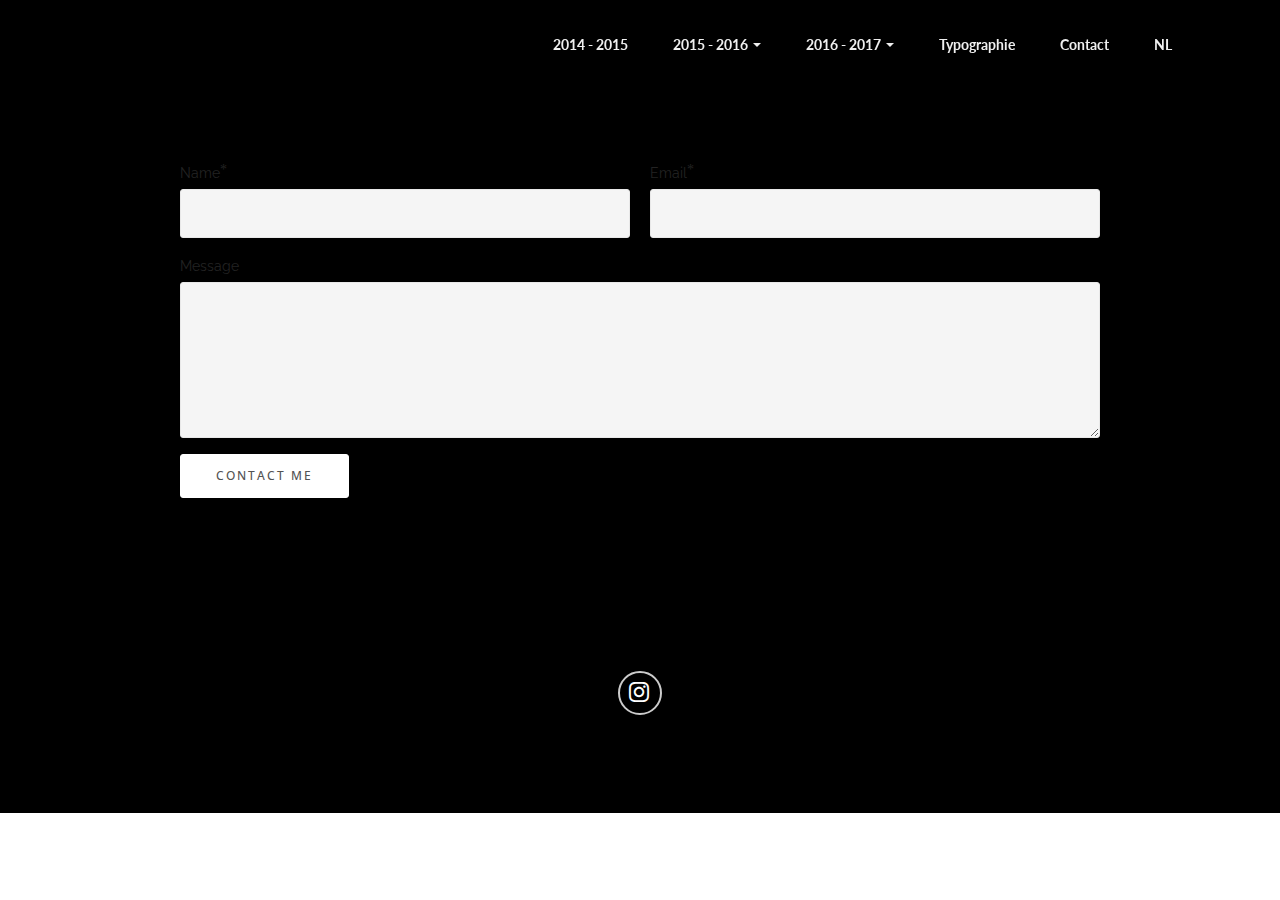
<file: page7.html>
<!DOCTYPE html>
<html>
<head>
  <!-- Site made with Mobirise Website Builder v3.12.1, https://mobirise.com -->
  <meta charset="UTF-8">
  <meta http-equiv="X-UA-Compatible" content="IE=edge">
  <meta name="generator" content="Mobirise v3.12.1, mobirise.com">
  <meta name="viewport" content="width=device-width, initial-scale=1">
  <link rel="shortcut icon" href="assets/images/logo.png" type="image/x-icon">
  <meta name="description" content="Contact, Desfossez Laure, Laure, Desfossez">
  <title>Contact</title>
  <link rel="stylesheet" href="https://fonts.googleapis.com/css?family=Lora:400,700,400italic,700italic&amp;subset=latin">
  <link rel="stylesheet" href="https://fonts.googleapis.com/css?family=Montserrat:400,700">
  <link rel="stylesheet" href="https://fonts.googleapis.com/css?family=Raleway:100,100i,200,200i,300,300i,400,400i,500,500i,600,600i,700,700i,800,800i,900,900i">
  <link rel="stylesheet" href="assets/bootstrap-material-design-font/css/material.css">
  <link rel="stylesheet" href="assets/tether/tether.min.css">
  <link rel="stylesheet" href="assets/bootstrap/css/bootstrap.min.css">
  <link rel="stylesheet" href="assets/dropdown/css/style.css">
  <link rel="stylesheet" href="assets/animate.css/animate.min.css">
  <link rel="stylesheet" href="assets/socicon/css/styles.css">
  <link rel="stylesheet" href="assets/theme/css/style.css">
  <link rel="stylesheet" href="assets/mobirise/css/mbr-additional.css" type="text/css">
  
  
  
</head>
<body>

<!-- Google Analytics -->
<script>
  (function(i,s,o,g,r,a,m){i['GoogleAnalyticsObject']=r;i[r]=i[r]||function(){
  (i[r].q=i[r].q||[]).push(arguments)},i[r].l=1*new Date();a=s.createElement(o),
  m=s.getElementsByTagName(o)[0];a.async=1;a.src=g;m.parentNode.insertBefore(a,m)
  })(window,document,'script','https://www.google-analytics.com/analytics.js','ga');

  ga('create', 'UA-74958669-1', 'auto');
  ga('send', 'pageview');

</script>
<!-- /Google Analytics -->


<section id="ext_menu-s">

    <nav class="navbar navbar-dropdown bg-color transparent navbar-fixed-top">
        <div class="container">

            <div class="mbr-table">
                
                <div class="mbr-table-cell">

                    <button class="navbar-toggler pull-xs-right hidden-md-up" type="button" data-toggle="collapse" data-target="#exCollapsingNavbar">
                        <div class="hamburger-icon"></div>
                    </button>

                    <ul class="nav-dropdown collapse pull-xs-right nav navbar-nav navbar-toggleable-sm" id="exCollapsingNavbar"><li class="nav-item"><a class="nav-link link" href="2015.html" aria-expanded="false">2014 - 2015</a></li><li class="nav-item dropdown"><a class="nav-link link dropdown-toggle" href="2016.html" aria-expanded="false" data-toggle="dropdown-submenu">2015 - 2016</a><div class="dropdown-menu"><a class="dropdown-item" href="2016.html" target="_blank">Je m'interesse à</a></div></li><li class="nav-item dropdown"><a class="nav-link link dropdown-toggle" href="#top" data-toggle="dropdown-submenu" aria-expanded="false">2016 - 2017</a><div class="dropdown-menu"><a class="dropdown-item" href="2017.html" target="_blank">Je représente</a></div></li><li class="nav-item"><a class="nav-link link" href="page6.html" aria-expanded="false">Typographie</a></li><li class="nav-item"><a class="nav-link link" href="page7.html" aria-expanded="false">Contact</a></li><li class="nav-item dropdown"><a class="nav-link link" href="index.html" aria-expanded="false" target="_blank">NL</a></li></ul>
                    <button hidden="" class="navbar-toggler navbar-close" type="button" data-toggle="collapse" data-target="#exCollapsingNavbar">
                        <div class="close-icon"></div>
                    </button>

                </div>
            </div>

        </div>
    </nav>

</section>

<section class="engine"><a rel="external" href="https://mobirise.com">https://mobirise.com/</a></section><section class="mbr-section mbr-after-navbar" id="form1-t" style="background-color: rgb(0, 0, 0); padding-top: 120px; padding-bottom: 80px;">
    
    <div class="mbr-section mbr-section__container mbr-section__container--middle">
        <div class="container">
            <div class="row">
                <div class="col-xs-12 text-xs-center">
                    
                    
                </div>
            </div>
        </div>
    </div>
    <div class="mbr-section mbr-section-nopadding">
        <div class="container">
            <div class="row">
                <div class="col-xs-12 col-lg-10 col-lg-offset-1" data-form-type="formoid">


                    <div data-form-alert="true">
                        <div hidden="" data-form-alert-success="true" class="alert alert-form alert-success text-xs-center">Thanks for filling out form!</div>
                    </div>


                    <form action="https://mobirise.com/" method="post" data-form-title="CONTACT FORM">

                        <input type="hidden" value="KRmTZSx9l7Shq5gXMMgm+zoD/9wCa1D/8lSP6thCA7Bd+J0SXlW9ApaylL52UupEmdmc1XaW7dh/7gHSdClUtjyE/KcyDbRYAiMs9rKTRJVHlOI+fHczHnW0I4pQM3Ne" data-form-email="true">

                        <div class="row row-sm-offset">

                            <div class="col-xs-12 col-md-6">
                                <div class="form-group">
                                    <label class="form-control-label" for="form1-t-name">Name<span class="form-asterisk">*</span></label>
                                    <input type="text" class="form-control" name="name" required="" data-form-field="Name" id="form1-t-name">
                                </div>
                            </div>

                            <div class="col-xs-12 col-md-6">
                                <div class="form-group">
                                    <label class="form-control-label" for="form1-t-email">Email<span class="form-asterisk">*</span></label>
                                    <input type="email" class="form-control" name="email" required="" data-form-field="Email" id="form1-t-email">
                                </div>
                            </div>

                            

                        </div>

                        <div class="form-group">
                            <label class="form-control-label" for="form1-t-message">Message</label>
                            <textarea class="form-control" name="message" rows="7" data-form-field="Message" id="form1-t-message"></textarea>
                        </div>

                        <div><button type="submit" class="btn btn-white">CONTACT ME</button></div>

                    </form>
                </div>
            </div>
        </div>
    </div>
</section>

<section class="mbr-section mbr-section-md-padding" id="social-buttons4-u" style="background-color: rgb(0, 0, 0); padding-top: 60px; padding-bottom: 90px;">
    
    <div class="container">
        <div class="row">
            <div class="col-md-8 col-md-offset-2 text-xs-center">
                <h3 class="mbr-section-title display-2"></h3>
                <div>    <a class="btn btn-social" title="Instagram" target="_blank" href="https://www.instagram.com/lauredesfossez/"><i class="socicon socicon-instagram"></i></a>      </div>
            </div>
        </div>
    </div>
</section>


  <script src="assets/web/assets/jquery/jquery.min.js"></script>
  <script src="assets/tether/tether.min.js"></script>
  <script src="assets/bootstrap/js/bootstrap.min.js"></script>
  <script src="assets/smooth-scroll/smooth-scroll.js"></script>
  <script src="assets/dropdown/js/script.min.js"></script>
  <script src="assets/touch-swipe/jquery.touch-swipe.min.js"></script>
  <script src="assets/viewport-checker/jquery.viewportchecker.js"></script>
  <script src="assets/theme/js/script.js"></script>
  <script src="assets/formoid/formoid.min.js"></script>
  
  
  <input name="animation" type="hidden">
  </body>
</html>
</file>
<file: assets/bootstrap-material-design-font/css/material.css>
@font-face {
  font-family: 'Material-Design-Icons';
  src: url('../fonts/Material-Design-Icons.eot?3ocs8m');
  src: url('../fonts/Material-Design-Icons.eot?#iefix3ocs8m') format('embedded-opentype'), url('../fonts/Material-Design-Icons.woff?3ocs8m') format('woff'), url('../fonts/Material-Design-Icons.ttf?3ocs8m') format('truetype'), url('../fonts/Material-Design-Icons.svg?3ocs8m#Material-Design-Icons') format('svg');
  font-weight: normal;
  font-style: normal;
}
[class^="mdi-"],
[class*="mdi-"] {
  speak: none;
  display: inline-block;
  font-style: normal;
  font-variant:normal;
  font-weight:normal;
  /*font-size:24px;*/
  line-height:1;
  font-family:'Material-Design-Icons' !important;
  text-rendering: auto;
  
  -webkit-font-smoothing: antialiased;
  -moz-osx-font-smoothing: grayscale;
  -webkit-transform: translate(0, 0);
      -ms-transform: translate(0, 0);
          transform: translate(0, 0);
}
[class^="mdi-"]:before,
[class*="mdi-"]:before {
  display: inline-block;
  speak: none;
  text-decoration: inherit;
}
[class^="mdi-"].pull-left,
[class*="mdi-"].pull-left {
  margin-right: .3em;
}
[class^="mdi-"].pull-right,
[class*="mdi-"].pull-right {
  margin-left: .3em;
}
[class^="mdi-"].mdi-lg:before,
[class*="mdi-"].mdi-lg:before,
[class^="mdi-"].mdi-lg:after,
[class*="mdi-"].mdi-lg:after {
  font-size: 1.33333333em;
  line-height: 0.75em;
  vertical-align: -15%;
}
[class^="mdi-"].mdi-2x:before,
[class*="mdi-"].mdi-2x:before,
[class^="mdi-"].mdi-2x:after,
[class*="mdi-"].mdi-2x:after {
  font-size: 2em;
}
[class^="mdi-"].mdi-3x:before,
[class*="mdi-"].mdi-3x:before,
[class^="mdi-"].mdi-3x:after,
[class*="mdi-"].mdi-3x:after {
  font-size: 3em;
}
[class^="mdi-"].mdi-4x:before,
[class*="mdi-"].mdi-4x:before,
[class^="mdi-"].mdi-4x:after,
[class*="mdi-"].mdi-4x:after {
  font-size: 4em;
}
[class^="mdi-"].mdi-5x:before,
[class*="mdi-"].mdi-5x:before,
[class^="mdi-"].mdi-5x:after,
[class*="mdi-"].mdi-5x:after {
  font-size: 5em;
}
[class^="mdi-device-signal-cellular-"]:after,
[class^="mdi-device-battery-"]:after,
[class^="mdi-device-battery-charging-"]:after,
[class^="mdi-device-signal-cellular-connected-no-internet-"]:after,
[class^="mdi-device-signal-wifi-"]:after,
[class^="mdi-device-signal-wifi-statusbar-not-connected"]:after,
.mdi-device-network-wifi:after {
  opacity: .3;
  position: absolute;
  left: 0;
  top: 0;
  z-index: 1;
  display: inline-block;
  speak: none;
  text-decoration: inherit;
}
[class^="mdi-device-signal-cellular-"]:after {
  content: "\e758";
}
[class^="mdi-device-battery-"]:after {
  content: "\e735";
}
[class^="mdi-device-battery-charging-"]:after {
  content: "\e733";
}
[class^="mdi-device-signal-cellular-connected-no-internet-"]:after {
  content: "\e75d";
}
[class^="mdi-device-signal-wifi-"]:after,
.mdi-device-network-wifi:after {
  content: "\e765";
}
[class^="mdi-device-signal-wifi-statusbasr-not-connected"]:after {
  content: "\e8f7";
}
.mdi-device-signal-cellular-off:after,
.mdi-device-signal-cellular-null:after,
.mdi-device-signal-cellular-no-sim:after,
.mdi-device-signal-wifi-off:after,
.mdi-device-signal-wifi-4-bar:after,
.mdi-device-signal-cellular-4-bar:after,
.mdi-device-battery-alert:after,
.mdi-device-signal-cellular-connected-no-internet-4-bar:after,
.mdi-device-battery-std:after,
.mdi-device-battery-full .mdi-device-battery-unknown:after {
  content: "";
}
.mdi-fw {
  width: 1.28571429em;
  text-align: center;
}
.mdi-ul {
  padding-left: 0;
  margin-left: 2.14285714em;
  list-style-type: none;
}
.mdi-ul > li {
  position: relative;
}
.mdi-li {
  position: absolute;
  left: -2.14285714em;
  width: 2.14285714em;
  top: 0.14285714em;
  text-align: center;
}
.mdi-li.mdi-lg {
  left: -1.85714286em;
}
.mdi-border {
  padding: .2em .25em .15em;
  border: solid 0.08em #eeeeee;
  border-radius: .1em;
}
.mdi-spin {
  -webkit-animation: mdi-spin 2s infinite linear;
  animation: mdi-spin 2s infinite linear;
  -webkit-transform-origin: 50% 50%;
  -ms-transform-origin: 50% 50%;
      transform-origin: 50% 50%;
}
.mdi-pulse {
  -webkit-animation: mdi-spin 1s steps(8) infinite;
  animation: mdi-spin 1s steps(8) infinite;
  -webkit-transform-origin: 50% 50%;
  -ms-transform-origin: 50% 50%;
      transform-origin: 50% 50%;
}
@-webkit-keyframes mdi-spin {
  0% {
    -webkit-transform: rotate(0deg);
    transform: rotate(0deg);
  }
  100% {
    -webkit-transform: rotate(359deg);
    transform: rotate(359deg);
  }
}
@keyframes mdi-spin {
  0% {
    -webkit-transform: rotate(0deg);
    transform: rotate(0deg);
  }
  100% {
    -webkit-transform: rotate(359deg);
    transform: rotate(359deg);
  }
}
.mdi-rotate-90 {
  filter: progid:DXImageTransform.Microsoft.BasicImage(rotation=1);
  -webkit-transform: rotate(90deg);
  -ms-transform: rotate(90deg);
  transform: rotate(90deg);
}
.mdi-rotate-180 {
  filter: progid:DXImageTransform.Microsoft.BasicImage(rotation=2);
  -webkit-transform: rotate(180deg);
  -ms-transform: rotate(180deg);
  transform: rotate(180deg);
}
.mdi-rotate-270 {
  filter: progid:DXImageTransform.Microsoft.BasicImage(rotation=3);
  -webkit-transform: rotate(270deg);
  -ms-transform: rotate(270deg);
  transform: rotate(270deg);
}
.mdi-flip-horizontal {
  filter: progid:DXImageTransform.Microsoft.BasicImage(rotation=0, mirror=1);
  -webkit-transform: scale(-1, 1);
  -ms-transform: scale(-1, 1);
  transform: scale(-1, 1);
}
.mdi-flip-vertical {
  filter: progid:DXImageTransform.Microsoft.BasicImage(rotation=2, mirror=1);
  -webkit-transform: scale(1, -1);
  -ms-transform: scale(1, -1);
  transform: scale(1, -1);
}
:root .mdi-rotate-90,
:root .mdi-rotate-180,
:root .mdi-rotate-270,
:root .mdi-flip-horizontal,
:root .mdi-flip-vertical {
  -webkit-filter: none;
          filter: none;
}
.mdi-stack {
  position: relative;
  display: inline-block;
  width: 2em;
  height: 2em;
  line-height: 2em;
  vertical-align: middle;
}
.mdi-stack-1x,
.mdi-stack-2x {
  position: absolute;
  left: 0;
  width: 100%;
  text-align: center;
}
.mdi-stack-1x {
  line-height: inherit;
}
.mdi-stack-2x {
  font-size: 2em;
}
.mdi-inverse {
  color: #ffffff;
}
/* Start Icons */
.mdi-action-3d-rotation:before {
  content: "\e600";
}
.mdi-action-accessibility:before {
  content: "\e601";
}
.mdi-action-account-balance-wallet:before {
  content: "\e602";
}
.mdi-action-account-balance:before {
  content: "\e603";
}
.mdi-action-account-box:before {
  content: "\e604";
}
.mdi-action-account-child:before {
  content: "\e605";
}
.mdi-action-account-circle:before {
  content: "\e606";
}
.mdi-action-add-shopping-cart:before {
  content: "\e607";
}
.mdi-action-alarm-add:before {
  content: "\e608";
}
.mdi-action-alarm-off:before {
  content: "\e609";
}
.mdi-action-alarm-on:before {
  content: "\e60a";
}
.mdi-action-alarm:before {
  content: "\e60b";
}
.mdi-action-android:before {
  content: "\e60c";
}
.mdi-action-announcement:before {
  content: "\e60d";
}
.mdi-action-aspect-ratio:before {
  content: "\e60e";
}
.mdi-action-assessment:before {
  content: "\e60f";
}
.mdi-action-assignment-ind:before {
  content: "\e610";
}
.mdi-action-assignment-late:before {
  content: "\e611";
}
.mdi-action-assignment-return:before {
  content: "\e612";
}
.mdi-action-assignment-returned:before {
  content: "\e613";
}
.mdi-action-assignment-turned-in:before {
  content: "\e614";
}
.mdi-action-assignment:before {
  content: "\e615";
}
.mdi-action-autorenew:before {
  content: "\e616";
}
.mdi-action-backup:before {
  content: "\e617";
}
.mdi-action-book:before {
  content: "\e618";
}
.mdi-action-bookmark-outline:before {
  content: "\e619";
}
.mdi-action-bookmark:before {
  content: "\e61a";
}
.mdi-action-bug-report:before {
  content: "\e61b";
}
.mdi-action-cached:before {
  content: "\e61c";
}
.mdi-action-check-circle:before {
  content: "\e61d";
}
.mdi-action-class:before {
  content: "\e61e";
}
.mdi-action-credit-card:before {
  content: "\e61f";
}
.mdi-action-dashboard:before {
  content: "\e620";
}
.mdi-action-delete:before {
  content: "\e621";
}
.mdi-action-description:before {
  content: "\e622";
}
.mdi-action-dns:before {
  content: "\e623";
}
.mdi-action-done-all:before {
  content: "\e624";
}
.mdi-action-done:before {
  content: "\e625";
}
.mdi-action-event:before {
  content: "\e626";
}
.mdi-action-exit-to-app:before {
  content: "\e627";
}
.mdi-action-explore:before {
  content: "\e628";
}
.mdi-action-extension:before {
  content: "\e629";
}
.mdi-action-face-unlock:before {
  content: "\e62a";
}
.mdi-action-favorite-outline:before {
  content: "\e62b";
}
.mdi-action-favorite:before {
  content: "\e62c";
}
.mdi-action-find-in-page:before {
  content: "\e62d";
}
.mdi-action-find-replace:before {
  content: "\e62e";
}
.mdi-action-flip-to-back:before {
  content: "\e62f";
}
.mdi-action-flip-to-front:before {
  content: "\e630";
}
.mdi-action-get-app:before {
  content: "\e631";
}
.mdi-action-grade:before {
  content: "\e632";
}
.mdi-action-group-work:before {
  content: "\e633";
}
.mdi-action-help:before {
  content: "\e634";
}
.mdi-action-highlight-remove:before {
  content: "\e635";
}
.mdi-action-history:before {
  content: "\e636";
}
.mdi-action-home:before {
  content: "\e637";
}
.mdi-action-https:before {
  content: "\e638";
}
.mdi-action-info-outline:before {
  content: "\e639";
}
.mdi-action-info:before {
  content: "\e63a";
}
.mdi-action-input:before {
  content: "\e63b";
}
.mdi-action-invert-colors:before {
  content: "\e63c";
}
.mdi-action-label-outline:before {
  content: "\e63d";
}
.mdi-action-label:before {
  content: "\e63e";
}
.mdi-action-language:before {
  content: "\e63f";
}
.mdi-action-launch:before {
  content: "\e640";
}
.mdi-action-list:before {
  content: "\e641";
}
.mdi-action-lock-open:before {
  content: "\e642";
}
.mdi-action-lock-outline:before {
  content: "\e643";
}
.mdi-action-lock:before {
  content: "\e644";
}
.mdi-action-loyalty:before {
  content: "\e645";
}
.mdi-action-markunread-mailbox:before {
  content: "\e646";
}
.mdi-action-note-add:before {
  content: "\e647";
}
.mdi-action-open-in-browser:before {
  content: "\e648";
}
.mdi-action-open-in-new:before {
  content: "\e649";
}
.mdi-action-open-with:before {
  content: "\e64a";
}
.mdi-action-pageview:before {
  content: "\e64b";
}
.mdi-action-payment:before {
  content: "\e64c";
}
.mdi-action-perm-camera-mic:before {
  content: "\e64d";
}
.mdi-action-perm-contact-cal:before {
  content: "\e64e";
}
.mdi-action-perm-data-setting:before {
  content: "\e64f";
}
.mdi-action-perm-device-info:before {
  content: "\e650";
}
.mdi-action-perm-identity:before {
  content: "\e651";
}
.mdi-action-perm-media:before {
  content: "\e652";
}
.mdi-action-perm-phone-msg:before {
  content: "\e653";
}
.mdi-action-perm-scan-wifi:before {
  content: "\e654";
}
.mdi-action-picture-in-picture:before {
  content: "\e655";
}
.mdi-action-polymer:before {
  content: "\e656";
}
.mdi-action-print:before {
  content: "\e657";
}
.mdi-action-query-builder:before {
  content: "\e658";
}
.mdi-action-question-answer:before {
  content: "\e659";
}
.mdi-action-receipt:before {
  content: "\e65a";
}
.mdi-action-redeem:before {
  content: "\e65b";
}
.mdi-action-reorder:before {
  content: "\e65c";
}
.mdi-action-report-problem:before {
  content: "\e65d";
}
.mdi-action-restore:before {
  content: "\e65e";
}
.mdi-action-room:before {
  content: "\e65f";
}
.mdi-action-schedule:before {
  content: "\e660";
}
.mdi-action-search:before {
  content: "\e661";
}
.mdi-action-settings-applications:before {
  content: "\e662";
}
.mdi-action-settings-backup-restore:before {
  content: "\e663";
}
.mdi-action-settings-bluetooth:before {
  content: "\e664";
}
.mdi-action-settings-cell:before {
  content: "\e665";
}
.mdi-action-settings-display:before {
  content: "\e666";
}
.mdi-action-settings-ethernet:before {
  content: "\e667";
}
.mdi-action-settings-input-antenna:before {
  content: "\e668";
}
.mdi-action-settings-input-component:before {
  content: "\e669";
}
.mdi-action-settings-input-composite:before {
  content: "\e66a";
}
.mdi-action-settings-input-hdmi:before {
  content: "\e66b";
}
.mdi-action-settings-input-svideo:before {
  content: "\e66c";
}
.mdi-action-settings-overscan:before {
  content: "\e66d";
}
.mdi-action-settings-phone:before {
  content: "\e66e";
}
.mdi-action-settings-power:before {
  content: "\e66f";
}
.mdi-action-settings-remote:before {
  content: "\e670";
}
.mdi-action-settings-voice:before {
  content: "\e671";
}
.mdi-action-settings:before {
  content: "\e672";
}
.mdi-action-shop-two:before {
  content: "\e673";
}
.mdi-action-shop:before {
  content: "\e674";
}
.mdi-action-shopping-basket:before {
  content: "\e675";
}
.mdi-action-shopping-cart:before {
  content: "\e676";
}
.mdi-action-speaker-notes:before {
  content: "\e677";
}
.mdi-action-spellcheck:before {
  content: "\e678";
}
.mdi-action-star-rate:before {
  content: "\e679";
}
.mdi-action-stars:before {
  content: "\e67a";
}
.mdi-action-store:before {
  content: "\e67b";
}
.mdi-action-subject:before {
  content: "\e67c";
}
.mdi-action-supervisor-account:before {
  content: "\e67d";
}
.mdi-action-swap-horiz:before {
  content: "\e67e";
}
.mdi-action-swap-vert-circle:before {
  content: "\e67f";
}
.mdi-action-swap-vert:before {
  content: "\e680";
}
.mdi-action-system-update-tv:before {
  content: "\e681";
}
.mdi-action-tab-unselected:before {
  content: "\e682";
}
.mdi-action-tab:before {
  content: "\e683";
}
.mdi-action-theaters:before {
  content: "\e684";
}
.mdi-action-thumb-down:before {
  content: "\e685";
}
.mdi-action-thumb-up:before {
  content: "\e686";
}
.mdi-action-thumbs-up-down:before {
  content: "\e687";
}
.mdi-action-toc:before {
  content: "\e688";
}
.mdi-action-today:before {
  content: "\e689";
}
.mdi-action-track-changes:before {
  content: "\e68a";
}
.mdi-action-translate:before {
  content: "\e68b";
}
.mdi-action-trending-down:before {
  content: "\e68c";
}
.mdi-action-trending-neutral:before {
  content: "\e68d";
}
.mdi-action-trending-up:before {
  content: "\e68e";
}
.mdi-action-turned-in-not:before {
  content: "\e68f";
}
.mdi-action-turned-in:before {
  content: "\e690";
}
.mdi-action-verified-user:before {
  content: "\e691";
}
.mdi-action-view-agenda:before {
  content: "\e692";
}
.mdi-action-view-array:before {
  content: "\e693";
}
.mdi-action-view-carousel:before {
  content: "\e694";
}
.mdi-action-view-column:before {
  content: "\e695";
}
.mdi-action-view-day:before {
  content: "\e696";
}
.mdi-action-view-headline:before {
  content: "\e697";
}
.mdi-action-view-list:before {
  content: "\e698";
}
.mdi-action-view-module:before {
  content: "\e699";
}
.mdi-action-view-quilt:before {
  content: "\e69a";
}
.mdi-action-view-stream:before {
  content: "\e69b";
}
.mdi-action-view-week:before {
  content: "\e69c";
}
.mdi-action-visibility-off:before {
  content: "\e69d";
}
.mdi-action-visibility:before {
  content: "\e69e";
}
.mdi-action-wallet-giftcard:before {
  content: "\e69f";
}
.mdi-action-wallet-membership:before {
  content: "\e6a0";
}
.mdi-action-wallet-travel:before {
  content: "\e6a1";
}
.mdi-action-work:before {
  content: "\e6a2";
}
.mdi-alert-error:before {
  content: "\e6a3";
}
.mdi-alert-warning:before {
  content: "\e6a4";
}
.mdi-av-album:before {
  content: "\e6a5";
}
.mdi-av-closed-caption:before {
  content: "\e6a6";
}
.mdi-av-equalizer:before {
  content: "\e6a7";
}
.mdi-av-explicit:before {
  content: "\e6a8";
}
.mdi-av-fast-forward:before {
  content: "\e6a9";
}
.mdi-av-fast-rewind:before {
  content: "\e6aa";
}
.mdi-av-games:before {
  content: "\e6ab";
}
.mdi-av-hearing:before {
  content: "\e6ac";
}
.mdi-av-high-quality:before {
  content: "\e6ad";
}
.mdi-av-loop:before {
  content: "\e6ae";
}
.mdi-av-mic-none:before {
  content: "\e6af";
}
.mdi-av-mic-off:before {
  content: "\e6b0";
}
.mdi-av-mic:before {
  content: "\e6b1";
}
.mdi-av-movie:before {
  content: "\e6b2";
}
.mdi-av-my-library-add:before {
  content: "\e6b3";
}
.mdi-av-my-library-books:before {
  content: "\e6b4";
}
.mdi-av-my-library-music:before {
  content: "\e6b5";
}
.mdi-av-new-releases:before {
  content: "\e6b6";
}
.mdi-av-not-interested:before {
  content: "\e6b7";
}
.mdi-av-pause-circle-fill:before {
  content: "\e6b8";
}
.mdi-av-pause-circle-outline:before {
  content: "\e6b9";
}
.mdi-av-pause:before {
  content: "\e6ba";
}
.mdi-av-play-arrow:before {
  content: "\e6bb";
}
.mdi-av-play-circle-fill:before {
  content: "\e6bc";
}
.mdi-av-play-circle-outline:before {
  content: "\e6bd";
}
.mdi-av-play-shopping-bag:before {
  content: "\e6be";
}
.mdi-av-playlist-add:before {
  content: "\e6bf";
}
.mdi-av-queue-music:before {
  content: "\e6c0";
}
.mdi-av-queue:before {
  content: "\e6c1";
}
.mdi-av-radio:before {
  content: "\e6c2";
}
.mdi-av-recent-actors:before {
  content: "\e6c3";
}
.mdi-av-repeat-one:before {
  content: "\e6c4";
}
.mdi-av-repeat:before {
  content: "\e6c5";
}
.mdi-av-replay:before {
  content: "\e6c6";
}
.mdi-av-shuffle:before {
  content: "\e6c7";
}
.mdi-av-skip-next:before {
  content: "\e6c8";
}
.mdi-av-skip-previous:before {
  content: "\e6c9";
}
.mdi-av-snooze:before {
  content: "\e6ca";
}
.mdi-av-stop:before {
  content: "\e6cb";
}
.mdi-av-subtitles:before {
  content: "\e6cc";
}
.mdi-av-surround-sound:before {
  content: "\e6cd";
}
.mdi-av-timer:before {
  content: "\e6ce";
}
.mdi-av-video-collection:before {
  content: "\e6cf";
}
.mdi-av-videocam-off:before {
  content: "\e6d0";
}
.mdi-av-videocam:before {
  content: "\e6d1";
}
.mdi-av-volume-down:before {
  content: "\e6d2";
}
.mdi-av-volume-mute:before {
  content: "\e6d3";
}
.mdi-av-volume-off:before {
  content: "\e6d4";
}
.mdi-av-volume-up:before {
  content: "\e6d5";
}
.mdi-av-web:before {
  content: "\e6d6";
}
.mdi-communication-business:before {
  content: "\e6d7";
}
.mdi-communication-call-end:before {
  content: "\e6d8";
}
.mdi-communication-call-made:before {
  content: "\e6d9";
}
.mdi-communication-call-merge:before {
  content: "\e6da";
}
.mdi-communication-call-missed:before {
  content: "\e6db";
}
.mdi-communication-call-received:before {
  content: "\e6dc";
}
.mdi-communication-call-split:before {
  content: "\e6dd";
}
.mdi-communication-call:before {
  content: "\e6de";
}
.mdi-communication-chat:before {
  content: "\e6df";
}
.mdi-communication-clear-all:before {
  content: "\e6e0";
}
.mdi-communication-comment:before {
  content: "\e6e1";
}
.mdi-communication-contacts:before {
  content: "\e6e2";
}
.mdi-communication-dialer-sip:before {
  content: "\e6e3";
}
.mdi-communication-dialpad:before {
  content: "\e6e4";
}
.mdi-communication-dnd-on:before {
  content: "\e6e5";
}
.mdi-communication-email:before {
  content: "\e6e6";
}
.mdi-communication-forum:before {
  content: "\e6e7";
}
.mdi-communication-import-export:before {
  content: "\e6e8";
}
.mdi-communication-invert-colors-off:before {
  content: "\e6e9";
}
.mdi-communication-invert-colors-on:before {
  content: "\e6ea";
}
.mdi-communication-live-help:before {
  content: "\e6eb";
}
.mdi-communication-location-off:before {
  content: "\e6ec";
}
.mdi-communication-location-on:before {
  content: "\e6ed";
}
.mdi-communication-message:before {
  content: "\e6ee";
}
.mdi-communication-messenger:before {
  content: "\e6ef";
}
.mdi-communication-no-sim:before {
  content: "\e6f0";
}
.mdi-communication-phone:before {
  content: "\e6f1";
}
.mdi-communication-portable-wifi-off:before {
  content: "\e6f2";
}
.mdi-communication-quick-contacts-dialer:before {
  content: "\e6f3";
}
.mdi-communication-quick-contacts-mail:before {
  content: "\e6f4";
}
.mdi-communication-ring-volume:before {
  content: "\e6f5";
}
.mdi-communication-stay-current-landscape:before {
  content: "\e6f6";
}
.mdi-communication-stay-current-portrait:before {
  content: "\e6f7";
}
.mdi-communication-stay-primary-landscape:before {
  content: "\e6f8";
}
.mdi-communication-stay-primary-portrait:before {
  content: "\e6f9";
}
.mdi-communication-swap-calls:before {
  content: "\e6fa";
}
.mdi-communication-textsms:before {
  content: "\e6fb";
}
.mdi-communication-voicemail:before {
  content: "\e6fc";
}
.mdi-communication-vpn-key:before {
  content: "\e6fd";
}
.mdi-content-add-box:before {
  content: "\e6fe";
}
.mdi-content-add-circle-outline:before {
  content: "\e6ff";
}
.mdi-content-add-circle:before {
  content: "\e700";
}
.mdi-content-add:before {
  content: "\e701";
}
.mdi-content-archive:before {
  content: "\e702";
}
.mdi-content-backspace:before {
  content: "\e703";
}
.mdi-content-block:before {
  content: "\e704";
}
.mdi-content-clear:before {
  content: "\e705";
}
.mdi-content-content-copy:before {
  content: "\e706";
}
.mdi-content-content-cut:before {
  content: "\e707";
}
.mdi-content-content-paste:before {
  content: "\e708";
}
.mdi-content-create:before {
  content: "\e709";
}
.mdi-content-drafts:before {
  content: "\e70a";
}
.mdi-content-filter-list:before {
  content: "\e70b";
}
.mdi-content-flag:before {
  content: "\e70c";
}
.mdi-content-forward:before {
  content: "\e70d";
}
.mdi-content-gesture:before {
  content: "\e70e";
}
.mdi-content-inbox:before {
  content: "\e70f";
}
.mdi-content-link:before {
  content: "\e710";
}
.mdi-content-mail:before {
  content: "\e711";
}
.mdi-content-markunread:before {
  content: "\e712";
}
.mdi-content-redo:before {
  content: "\e713";
}
.mdi-content-remove-circle-outline:before {
  content: "\e714";
}
.mdi-content-remove-circle:before {
  content: "\e715";
}
.mdi-content-remove:before {
  content: "\e716";
}
.mdi-content-reply-all:before {
  content: "\e717";
}
.mdi-content-reply:before {
  content: "\e718";
}
.mdi-content-report:before {
  content: "\e719";
}
.mdi-content-save:before {
  content: "\e71a";
}
.mdi-content-select-all:before {
  content: "\e71b";
}
.mdi-content-send:before {
  content: "\e71c";
}
.mdi-content-sort:before {
  content: "\e71d";
}
.mdi-content-text-format:before {
  content: "\e71e";
}
.mdi-content-undo:before {
  content: "\e71f";
}
.mdi-editor-attach-file:before {
  content: "\e776";
}
.mdi-editor-attach-money:before {
  content: "\e777";
}
.mdi-editor-border-all:before {
  content: "\e778";
}
.mdi-editor-border-bottom:before {
  content: "\e779";
}
.mdi-editor-border-clear:before {
  content: "\e77a";
}
.mdi-editor-border-color:before {
  content: "\e77b";
}
.mdi-editor-border-horizontal:before {
  content: "\e77c";
}
.mdi-editor-border-inner:before {
  content: "\e77d";
}
.mdi-editor-border-left:before {
  content: "\e77e";
}
.mdi-editor-border-outer:before {
  content: "\e77f";
}
.mdi-editor-border-right:before {
  content: "\e780";
}
.mdi-editor-border-style:before {
  content: "\e781";
}
.mdi-editor-border-top:before {
  content: "\e782";
}
.mdi-editor-border-vertical:before {
  content: "\e783";
}
.mdi-editor-format-align-center:before {
  content: "\e784";
}
.mdi-editor-format-align-justify:before {
  content: "\e785";
}
.mdi-editor-format-align-left:before {
  content: "\e786";
}
.mdi-editor-format-align-right:before {
  content: "\e787";
}
.mdi-editor-format-bold:before {
  content: "\e788";
}
.mdi-editor-format-clear:before {
  content: "\e789";
}
.mdi-editor-format-color-fill:before {
  content: "\e78a";
}
.mdi-editor-format-color-reset:before {
  content: "\e78b";
}
.mdi-editor-format-color-text:before {
  content: "\e78c";
}
.mdi-editor-format-indent-decrease:before {
  content: "\e78d";
}
.mdi-editor-format-indent-increase:before {
  content: "\e78e";
}
.mdi-editor-format-italic:before {
  content: "\e78f";
}
.mdi-editor-format-line-spacing:before {
  content: "\e790";
}
.mdi-editor-format-list-bulleted:before {
  content: "\e791";
}
.mdi-editor-format-list-numbered:before {
  content: "\e792";
}
.mdi-editor-format-paint:before {
  content: "\e793";
}
.mdi-editor-format-quote:before {
  content: "\e794";
}
.mdi-editor-format-size:before {
  content: "\e795";
}
.mdi-editor-format-strikethrough:before {
  content: "\e796";
}
.mdi-editor-format-textdirection-l-to-r:before {
  content: "\e797";
}
.mdi-editor-format-textdirection-r-to-l:before {
  content: "\e798";
}
.mdi-editor-format-underline:before {
  content: "\e799";
}
.mdi-editor-functions:before {
  content: "\e79a";
}
.mdi-editor-insert-chart:before {
  content: "\e79b";
}
.mdi-editor-insert-comment:before {
  content: "\e79c";
}
.mdi-editor-insert-drive-file:before {
  content: "\e79d";
}
.mdi-editor-insert-emoticon:before {
  content: "\e79e";
}
.mdi-editor-insert-invitation:before {
  content: "\e79f";
}
.mdi-editor-insert-link:before {
  content: "\e7a0";
}
.mdi-editor-insert-photo:before {
  content: "\e7a1";
}
.mdi-editor-merge-type:before {
  content: "\e7a2";
}
.mdi-editor-mode-comment:before {
  content: "\e7a3";
}
.mdi-editor-mode-edit:before {
  content: "\e7a4";
}
.mdi-editor-publish:before {
  content: "\e7a5";
}
.mdi-editor-vertical-align-bottom:before {
  content: "\e7a6";
}
.mdi-editor-vertical-align-center:before {
  content: "\e7a7";
}
.mdi-editor-vertical-align-top:before {
  content: "\e7a8";
}
.mdi-editor-wrap-text:before {
  content: "\e7a9";
}
.mdi-file-attachment:before {
  content: "\e7aa";
}
.mdi-file-cloud-circle:before {
  content: "\e7ab";
}
.mdi-file-cloud-done:before {
  content: "\e7ac";
}
.mdi-file-cloud-download:before {
  content: "\e7ad";
}
.mdi-file-cloud-off:before {
  content: "\e7ae";
}
.mdi-file-cloud-queue:before {
  content: "\e7af";
}
.mdi-file-cloud-upload:before {
  content: "\e7b0";
}
.mdi-file-cloud:before {
  content: "\e7b1";
}
.mdi-file-file-download:before {
  content: "\e7b2";
}
.mdi-file-file-upload:before {
  content: "\e7b3";
}
.mdi-file-folder-open:before {
  content: "\e7b4";
}
.mdi-file-folder-shared:before {
  content: "\e7b5";
}
.mdi-file-folder:before {
  content: "\e7b6";
}
.mdi-device-access-alarm:before {
  content: "\e720";
}
.mdi-device-access-alarms:before {
  content: "\e721";
}
.mdi-device-access-time:before {
  content: "\e722";
}
.mdi-device-add-alarm:before {
  content: "\e723";
}
.mdi-device-airplanemode-off:before {
  content: "\e724";
}
.mdi-device-airplanemode-on:before {
  content: "\e725";
}
.mdi-device-battery-20:before {
  content: "\e726";
}
.mdi-device-battery-30:before {
  content: "\e727";
}
.mdi-device-battery-50:before {
  content: "\e728";
}
.mdi-device-battery-60:before {
  content: "\e729";
}
.mdi-device-battery-80:before {
  content: "\e72a";
}
.mdi-device-battery-90:before {
  content: "\e72b";
}
.mdi-device-battery-alert:before {
  content: "\e72c";
}
.mdi-device-battery-charging-20:before {
  content: "\e72d";
}
.mdi-device-battery-charging-30:before {
  content: "\e72e";
}
.mdi-device-battery-charging-50:before {
  content: "\e72f";
}
.mdi-device-battery-charging-60:before {
  content: "\e730";
}
.mdi-device-battery-charging-80:before {
  content: "\e731";
}
.mdi-device-battery-charging-90:before {
  content: "\e732";
}
.mdi-device-battery-charging-full:before {
  content: "\e733";
}
.mdi-device-battery-full:before {
  content: "\e734";
}
.mdi-device-battery-std:before {
  content: "\e735";
}
.mdi-device-battery-unknown:before {
  content: "\e736";
}
.mdi-device-bluetooth-connected:before {
  content: "\e737";
}
.mdi-device-bluetooth-disabled:before {
  content: "\e738";
}
.mdi-device-bluetooth-searching:before {
  content: "\e739";
}
.mdi-device-bluetooth:before {
  content: "\e73a";
}
.mdi-device-brightness-auto:before {
  content: "\e73b";
}
.mdi-device-brightness-high:before {
  content: "\e73c";
}
.mdi-device-brightness-low:before {
  content: "\e73d";
}
.mdi-device-brightness-medium:before {
  content: "\e73e";
}
.mdi-device-data-usage:before {
  content: "\e73f";
}
.mdi-device-developer-mode:before {
  content: "\e740";
}
.mdi-device-devices:before {
  content: "\e741";
}
.mdi-device-dvr:before {
  content: "\e742";
}
.mdi-device-gps-fixed:before {
  content: "\e743";
}
.mdi-device-gps-not-fixed:before {
  content: "\e744";
}
.mdi-device-gps-off:before {
  content: "\e745";
}
.mdi-device-location-disabled:before {
  content: "\e746";
}
.mdi-device-location-searching:before {
  content: "\e747";
}
.mdi-device-multitrack-audio:before {
  content: "\e748";
}
.mdi-device-network-cell:before {
  content: "\e749";
}
.mdi-device-network-wifi:before {
  content: "\e74a";
}
.mdi-device-nfc:before {
  content: "\e74b";
}
.mdi-device-now-wallpaper:before {
  content: "\e74c";
}
.mdi-device-now-widgets:before {
  content: "\e74d";
}
.mdi-device-screen-lock-landscape:before {
  content: "\e74e";
}
.mdi-device-screen-lock-portrait:before {
  content: "\e74f";
}
.mdi-device-screen-lock-rotation:before {
  content: "\e750";
}
.mdi-device-screen-rotation:before {
  content: "\e751";
}
.mdi-device-sd-storage:before {
  content: "\e752";
}
.mdi-device-settings-system-daydream:before {
  content: "\e753";
}
.mdi-device-signal-cellular-0-bar:before {
  content: "\e754";
}
.mdi-device-signal-cellular-1-bar:before {
  content: "\e755";
}
.mdi-device-signal-cellular-2-bar:before {
  content: "\e756";
}
.mdi-device-signal-cellular-3-bar:before {
  content: "\e757";
}
.mdi-device-signal-cellular-4-bar:before {
  content: "\e758";
}
.mdi-signal-wifi-statusbar-connected-no-internet-after:before {
  content: "\e8f6";
}
.mdi-device-signal-cellular-connected-no-internet-0-bar:before {
  content: "\e759";
}
.mdi-device-signal-cellular-connected-no-internet-1-bar:before {
  content: "\e75a";
}
.mdi-device-signal-cellular-connected-no-internet-2-bar:before {
  content: "\e75b";
}
.mdi-device-signal-cellular-connected-no-internet-3-bar:before {
  content: "\e75c";
}
.mdi-device-signal-cellular-connected-no-internet-4-bar:before {
  content: "\e75d";
}
.mdi-device-signal-cellular-no-sim:before {
  content: "\e75e";
}
.mdi-device-signal-cellular-null:before {
  content: "\e75f";
}
.mdi-device-signal-cellular-off:before {
  content: "\e760";
}
.mdi-device-signal-wifi-0-bar:before {
  content: "\e761";
}
.mdi-device-signal-wifi-1-bar:before {
  content: "\e762";
}
.mdi-device-signal-wifi-2-bar:before {
  content: "\e763";
}
.mdi-device-signal-wifi-3-bar:before {
  content: "\e764";
}
.mdi-device-signal-wifi-4-bar:before {
  content: "\e765";
}
.mdi-device-signal-wifi-off:before {
  content: "\e766";
}
.mdi-device-signal-wifi-statusbar-1-bar:before {
  content: "\e767";
}
.mdi-device-signal-wifi-statusbar-2-bar:before {
  content: "\e768";
}
.mdi-device-signal-wifi-statusbar-3-bar:before {
  content: "\e769";
}
.mdi-device-signal-wifi-statusbar-4-bar:before {
  content: "\e76a";
}
.mdi-device-signal-wifi-statusbar-connected-no-internet-:before {
  content: "\e76b";
}
.mdi-device-signal-wifi-statusbar-connected-no-internet:before {
  content: "\e76f";
}
.mdi-device-signal-wifi-statusbar-connected-no-internet-2:before {
  content: "\e76c";
}
.mdi-device-signal-wifi-statusbar-connected-no-internet-3:before {
  content: "\e76d";
}
.mdi-device-signal-wifi-statusbar-connected-no-internet-4:before {
  content: "\e76e";
}
.mdi-signal-wifi-statusbar-not-connected-after:before {
  content: "\e8f7";
}
.mdi-device-signal-wifi-statusbar-not-connected:before {
  content: "\e770";
}
.mdi-device-signal-wifi-statusbar-null:before {
  content: "\e771";
}
.mdi-device-storage:before {
  content: "\e772";
}
.mdi-device-usb:before {
  content: "\e773";
}
.mdi-device-wifi-lock:before {
  content: "\e774";
}
.mdi-device-wifi-tethering:before {
  content: "\e775";
}
.mdi-hardware-cast-connected:before {
  content: "\e7b7";
}
.mdi-hardware-cast:before {
  content: "\e7b8";
}
.mdi-hardware-computer:before {
  content: "\e7b9";
}
.mdi-hardware-desktop-mac:before {
  content: "\e7ba";
}
.mdi-hardware-desktop-windows:before {
  content: "\e7bb";
}
.mdi-hardware-dock:before {
  content: "\e7bc";
}
.mdi-hardware-gamepad:before {
  content: "\e7bd";
}
.mdi-hardware-headset-mic:before {
  content: "\e7be";
}
.mdi-hardware-headset:before {
  content: "\e7bf";
}
.mdi-hardware-keyboard-alt:before {
  content: "\e7c0";
}
.mdi-hardware-keyboard-arrow-down:before {
  content: "\e7c1";
}
.mdi-hardware-keyboard-arrow-left:before {
  content: "\e7c2";
}
.mdi-hardware-keyboard-arrow-right:before {
  content: "\e7c3";
}
.mdi-hardware-keyboard-arrow-up:before {
  content: "\e7c4";
}
.mdi-hardware-keyboard-backspace:before {
  content: "\e7c5";
}
.mdi-hardware-keyboard-capslock:before {
  content: "\e7c6";
}
.mdi-hardware-keyboard-control:before {
  content: "\e7c7";
}
.mdi-hardware-keyboard-hide:before {
  content: "\e7c8";
}
.mdi-hardware-keyboard-return:before {
  content: "\e7c9";
}
.mdi-hardware-keyboard-tab:before {
  content: "\e7ca";
}
.mdi-hardware-keyboard-voice:before {
  content: "\e7cb";
}
.mdi-hardware-keyboard:before {
  content: "\e7cc";
}
.mdi-hardware-laptop-chromebook:before {
  content: "\e7cd";
}
.mdi-hardware-laptop-mac:before {
  content: "\e7ce";
}
.mdi-hardware-laptop-windows:before {
  content: "\e7cf";
}
.mdi-hardware-laptop:before {
  content: "\e7d0";
}
.mdi-hardware-memory:before {
  content: "\e7d1";
}
.mdi-hardware-mouse:before {
  content: "\e7d2";
}
.mdi-hardware-phone-android:before {
  content: "\e7d3";
}
.mdi-hardware-phone-iphone:before {
  content: "\e7d4";
}
.mdi-hardware-phonelink-off:before {
  content: "\e7d5";
}
.mdi-hardware-phonelink:before {
  content: "\e7d6";
}
.mdi-hardware-security:before {
  content: "\e7d7";
}
.mdi-hardware-sim-card:before {
  content: "\e7d8";
}
.mdi-hardware-smartphone:before {
  content: "\e7d9";
}
.mdi-hardware-speaker:before {
  content: "\e7da";
}
.mdi-hardware-tablet-android:before {
  content: "\e7db";
}
.mdi-hardware-tablet-mac:before {
  content: "\e7dc";
}
.mdi-hardware-tablet:before {
  content: "\e7dd";
}
.mdi-hardware-tv:before {
  content: "\e7de";
}
.mdi-hardware-watch:before {
  content: "\e7df";
}
.mdi-image-add-to-photos:before {
  content: "\e7e0";
}
.mdi-image-adjust:before {
  content: "\e7e1";
}
.mdi-image-assistant-photo:before {
  content: "\e7e2";
}
.mdi-image-audiotrack:before {
  content: "\e7e3";
}
.mdi-image-blur-circular:before {
  content: "\e7e4";
}
.mdi-image-blur-linear:before {
  content: "\e7e5";
}
.mdi-image-blur-off:before {
  content: "\e7e6";
}
.mdi-image-blur-on:before {
  content: "\e7e7";
}
.mdi-image-brightness-1:before {
  content: "\e7e8";
}
.mdi-image-brightness-2:before {
  content: "\e7e9";
}
.mdi-image-brightness-3:before {
  content: "\e7ea";
}
.mdi-image-brightness-4:before {
  content: "\e7eb";
}
.mdi-image-brightness-5:before {
  content: "\e7ec";
}
.mdi-image-brightness-6:before {
  content: "\e7ed";
}
.mdi-image-brightness-7:before {
  content: "\e7ee";
}
.mdi-image-brush:before {
  content: "\e7ef";
}
.mdi-image-camera-alt:before {
  content: "\e7f0";
}
.mdi-image-camera-front:before {
  content: "\e7f1";
}
.mdi-image-camera-rear:before {
  content: "\e7f2";
}
.mdi-image-camera-roll:before {
  content: "\e7f3";
}
.mdi-image-camera:before {
  content: "\e7f4";
}
.mdi-image-center-focus-strong:before {
  content: "\e7f5";
}
.mdi-image-center-focus-weak:before {
  content: "\e7f6";
}
.mdi-image-collections:before {
  content: "\e7f7";
}
.mdi-image-color-lens:before {
  content: "\e7f8";
}
.mdi-image-colorize:before {
  content: "\e7f9";
}
.mdi-image-compare:before {
  content: "\e7fa";
}
.mdi-image-control-point-duplicate:before {
  content: "\e7fb";
}
.mdi-image-control-point:before {
  content: "\e7fc";
}
.mdi-image-crop-3-2:before {
  content: "\e7fd";
}
.mdi-image-crop-5-4:before {
  content: "\e7fe";
}
.mdi-image-crop-7-5:before {
  content: "\e7ff";
}
.mdi-image-crop-16-9:before {
  content: "\e800";
}
.mdi-image-crop-din:before {
  content: "\e801";
}
.mdi-image-crop-free:before {
  content: "\e802";
}
.mdi-image-crop-landscape:before {
  content: "\e803";
}
.mdi-image-crop-original:before {
  content: "\e804";
}
.mdi-image-crop-portrait:before {
  content: "\e805";
}
.mdi-image-crop-square:before {
  content: "\e806";
}
.mdi-image-crop:before {
  content: "\e807";
}
.mdi-image-dehaze:before {
  content: "\e808";
}
.mdi-image-details:before {
  content: "\e809";
}
.mdi-image-edit:before {
  content: "\e80a";
}
.mdi-image-exposure-minus-1:before {
  content: "\e80b";
}
.mdi-image-exposure-minus-2:before {
  content: "\e80c";
}
.mdi-image-exposure-plus-1:before {
  content: "\e80d";
}
.mdi-image-exposure-plus-2:before {
  content: "\e80e";
}
.mdi-image-exposure-zero:before {
  content: "\e80f";
}
.mdi-image-exposure:before {
  content: "\e810";
}
.mdi-image-filter-1:before {
  content: "\e811";
}
.mdi-image-filter-2:before {
  content: "\e812";
}
.mdi-image-filter-3:before {
  content: "\e813";
}
.mdi-image-filter-4:before {
  content: "\e814";
}
.mdi-image-filter-5:before {
  content: "\e815";
}
.mdi-image-filter-6:before {
  content: "\e816";
}
.mdi-image-filter-7:before {
  content: "\e817";
}
.mdi-image-filter-8:before {
  content: "\e818";
}
.mdi-image-filter-9-plus:before {
  content: "\e819";
}
.mdi-image-filter-9:before {
  content: "\e81a";
}
.mdi-image-filter-b-and-w:before {
  content: "\e81b";
}
.mdi-image-filter-center-focus:before {
  content: "\e81c";
}
.mdi-image-filter-drama:before {
  content: "\e81d";
}
.mdi-image-filter-frames:before {
  content: "\e81e";
}
.mdi-image-filter-hdr:before {
  content: "\e81f";
}
.mdi-image-filter-none:before {
  content: "\e820";
}
.mdi-image-filter-tilt-shift:before {
  content: "\e821";
}
.mdi-image-filter-vintage:before {
  content: "\e822";
}
.mdi-image-filter:before {
  content: "\e823";
}
.mdi-image-flare:before {
  content: "\e824";
}
.mdi-image-flash-auto:before {
  content: "\e825";
}
.mdi-image-flash-off:before {
  content: "\e826";
}
.mdi-image-flash-on:before {
  content: "\e827";
}
.mdi-image-flip:before {
  content: "\e828";
}
.mdi-image-gradient:before {
  content: "\e829";
}
.mdi-image-grain:before {
  content: "\e82a";
}
.mdi-image-grid-off:before {
  content: "\e82b";
}
.mdi-image-grid-on:before {
  content: "\e82c";
}
.mdi-image-hdr-off:before {
  content: "\e82d";
}
.mdi-image-hdr-on:before {
  content: "\e82e";
}
.mdi-image-hdr-strong:before {
  content: "\e82f";
}
.mdi-image-hdr-weak:before {
  content: "\e830";
}
.mdi-image-healing:before {
  content: "\e831";
}
.mdi-image-image-aspect-ratio:before {
  content: "\e832";
}
.mdi-image-image:before {
  content: "\e833";
}
.mdi-image-iso:before {
  content: "\e834";
}
.mdi-image-landscape:before {
  content: "\e835";
}
.mdi-image-leak-add:before {
  content: "\e836";
}
.mdi-image-leak-remove:before {
  content: "\e837";
}
.mdi-image-lens:before {
  content: "\e838";
}
.mdi-image-looks-3:before {
  content: "\e839";
}
.mdi-image-looks-4:before {
  content: "\e83a";
}
.mdi-image-looks-5:before {
  content: "\e83b";
}
.mdi-image-looks-6:before {
  content: "\e83c";
}
.mdi-image-looks-one:before {
  content: "\e83d";
}
.mdi-image-looks-two:before {
  content: "\e83e";
}
.mdi-image-looks:before {
  content: "\e83f";
}
.mdi-image-loupe:before {
  content: "\e840";
}
.mdi-image-movie-creation:before {
  content: "\e841";
}
.mdi-image-nature-people:before {
  content: "\e842";
}
.mdi-image-nature:before {
  content: "\e843";
}
.mdi-image-navigate-before:before {
  content: "\e844";
}
.mdi-image-navigate-next:before {
  content: "\e845";
}
.mdi-image-palette:before {
  content: "\e846";
}
.mdi-image-panorama-fisheye:before {
  content: "\e847";
}
.mdi-image-panorama-horizontal:before {
  content: "\e848";
}
.mdi-image-panorama-vertical:before {
  content: "\e849";
}
.mdi-image-panorama-wide-angle:before {
  content: "\e84a";
}
.mdi-image-panorama:before {
  content: "\e84b";
}
.mdi-image-photo-album:before {
  content: "\e84c";
}
.mdi-image-photo-camera:before {
  content: "\e84d";
}
.mdi-image-photo-library:before {
  content: "\e84e";
}
.mdi-image-photo:before {
  content: "\e84f";
}
.mdi-image-portrait:before {
  content: "\e850";
}
.mdi-image-remove-red-eye:before {
  content: "\e851";
}
.mdi-image-rotate-left:before {
  content: "\e852";
}
.mdi-image-rotate-right:before {
  content: "\e853";
}
.mdi-image-slideshow:before {
  content: "\e854";
}
.mdi-image-straighten:before {
  content: "\e855";
}
.mdi-image-style:before {
  content: "\e856";
}
.mdi-image-switch-camera:before {
  content: "\e857";
}
.mdi-image-switch-video:before {
  content: "\e858";
}
.mdi-image-tag-faces:before {
  content: "\e859";
}
.mdi-image-texture:before {
  content: "\e85a";
}
.mdi-image-timelapse:before {
  content: "\e85b";
}
.mdi-image-timer-3:before {
  content: "\e85c";
}
.mdi-image-timer-10:before {
  content: "\e85d";
}
.mdi-image-timer-auto:before {
  content: "\e85e";
}
.mdi-image-timer-off:before {
  content: "\e85f";
}
.mdi-image-timer:before {
  content: "\e860";
}
.mdi-image-tonality:before {
  content: "\e861";
}
.mdi-image-transform:before {
  content: "\e862";
}
.mdi-image-tune:before {
  content: "\e863";
}
.mdi-image-wb-auto:before {
  content: "\e864";
}
.mdi-image-wb-cloudy:before {
  content: "\e865";
}
.mdi-image-wb-incandescent:before {
  content: "\e866";
}
.mdi-image-wb-irradescent:before {
  content: "\e867";
}
.mdi-image-wb-sunny:before {
  content: "\e868";
}
.mdi-maps-beenhere:before {
  content: "\e869";
}
.mdi-maps-directions-bike:before {
  content: "\e86a";
}
.mdi-maps-directions-bus:before {
  content: "\e86b";
}
.mdi-maps-directions-car:before {
  content: "\e86c";
}
.mdi-maps-directions-ferry:before {
  content: "\e86d";
}
.mdi-maps-directions-subway:before {
  content: "\e86e";
}
.mdi-maps-directions-train:before {
  content: "\e86f";
}
.mdi-maps-directions-transit:before {
  content: "\e870";
}
.mdi-maps-directions-walk:before {
  content: "\e871";
}
.mdi-maps-directions:before {
  content: "\e872";
}
.mdi-maps-flight:before {
  content: "\e873";
}
.mdi-maps-hotel:before {
  content: "\e874";
}
.mdi-maps-layers-clear:before {
  content: "\e875";
}
.mdi-maps-layers:before {
  content: "\e876";
}
.mdi-maps-local-airport:before {
  content: "\e877";
}
.mdi-maps-local-atm:before {
  content: "\e878";
}
.mdi-maps-local-attraction:before {
  content: "\e879";
}
.mdi-maps-local-bar:before {
  content: "\e87a";
}
.mdi-maps-local-cafe:before {
  content: "\e87b";
}
.mdi-maps-local-car-wash:before {
  content: "\e87c";
}
.mdi-maps-local-convenience-store:before {
  content: "\e87d";
}
.mdi-maps-local-drink:before {
  content: "\e87e";
}
.mdi-maps-local-florist:before {
  content: "\e87f";
}
.mdi-maps-local-gas-station:before {
  content: "\e880";
}
.mdi-maps-local-grocery-store:before {
  content: "\e881";
}
.mdi-maps-local-hospital:before {
  content: "\e882";
}
.mdi-maps-local-hotel:before {
  content: "\e883";
}
.mdi-maps-local-laundry-service:before {
  content: "\e884";
}
.mdi-maps-local-library:before {
  content: "\e885";
}
.mdi-maps-local-mall:before {
  content: "\e886";
}
.mdi-maps-local-movies:before {
  content: "\e887";
}
.mdi-maps-local-offer:before {
  content: "\e888";
}
.mdi-maps-local-parking:before {
  content: "\e889";
}
.mdi-maps-local-pharmacy:before {
  content: "\e88a";
}
.mdi-maps-local-phone:before {
  content: "\e88b";
}
.mdi-maps-local-pizza:before {
  content: "\e88c";
}
.mdi-maps-local-play:before {
  content: "\e88d";
}
.mdi-maps-local-post-office:before {
  content: "\e88e";
}
.mdi-maps-local-print-shop:before {
  content: "\e88f";
}
.mdi-maps-local-restaurant:before {
  content: "\e890";
}
.mdi-maps-local-see:before {
  content: "\e891";
}
.mdi-maps-local-shipping:before {
  content: "\e892";
}
.mdi-maps-local-taxi:before {
  content: "\e893";
}
.mdi-maps-location-history:before {
  content: "\e894";
}
.mdi-maps-map:before {
  content: "\e895";
}
.mdi-maps-my-location:before {
  content: "\e896";
}
.mdi-maps-navigation:before {
  content: "\e897";
}
.mdi-maps-pin-drop:before {
  content: "\e898";
}
.mdi-maps-place:before {
  content: "\e899";
}
.mdi-maps-rate-review:before {
  content: "\e89a";
}
.mdi-maps-restaurant-menu:before {
  content: "\e89b";
}
.mdi-maps-satellite:before {
  content: "\e89c";
}
.mdi-maps-store-mall-directory:before {
  content: "\e89d";
}
.mdi-maps-terrain:before {
  content: "\e89e";
}
.mdi-maps-traffic:before {
  content: "\e89f";
}
.mdi-navigation-apps:before {
  content: "\e8a0";
}
.mdi-navigation-arrow-back:before {
  content: "\e8a1";
}
.mdi-navigation-arrow-drop-down-circle:before {
  content: "\e8a2";
}
.mdi-navigation-arrow-drop-down:before {
  content: "\e8a3";
}
.mdi-navigation-arrow-drop-up:before {
  content: "\e8a4";
}
.mdi-navigation-arrow-forward:before {
  content: "\e8a5";
}
.mdi-navigation-cancel:before {
  content: "\e8a6";
}
.mdi-navigation-check:before {
  content: "\e8a7";
}
.mdi-navigation-chevron-left:before {
  content: "\e8a8";
}
.mdi-navigation-chevron-right:before {
  content: "\e8a9";
}
.mdi-navigation-close:before {
  content: "\e8aa";
}
.mdi-navigation-expand-less:before {
  content: "\e8ab";
}
.mdi-navigation-expand-more:before {
  content: "\e8ac";
}
.mdi-navigation-fullscreen-exit:before {
  content: "\e8ad";
}
.mdi-navigation-fullscreen:before {
  content: "\e8ae";
}
.mdi-navigation-menu:before {
  content: "\e8af";
}
.mdi-navigation-more-horiz:before {
  content: "\e8b0";
}
.mdi-navigation-more-vert:before {
  content: "\e8b1";
}
.mdi-navigation-refresh:before {
  content: "\e8b2";
}
.mdi-navigation-unfold-less:before {
  content: "\e8b3";
}
.mdi-navigation-unfold-more:before {
  content: "\e8b4";
}
.mdi-notification-adb:before {
  content: "\e8b5";
}
.mdi-notification-bluetooth-audio:before {
  content: "\e8b6";
}
.mdi-notification-disc-full:before {
  content: "\e8b7";
}
.mdi-notification-dnd-forwardslash:before {
  content: "\e8b8";
}
.mdi-notification-do-not-disturb:before {
  content: "\e8b9";
}
.mdi-notification-drive-eta:before {
  content: "\e8ba";
}
.mdi-notification-event-available:before {
  content: "\e8bb";
}
.mdi-notification-event-busy:before {
  content: "\e8bc";
}
.mdi-notification-event-note:before {
  content: "\e8bd";
}
.mdi-notification-folder-special:before {
  content: "\e8be";
}
.mdi-notification-mms:before {
  content: "\e8bf";
}
.mdi-notification-more:before {
  content: "\e8c0";
}
.mdi-notification-network-locked:before {
  content: "\e8c1";
}
.mdi-notification-phone-bluetooth-speaker:before {
  content: "\e8c2";
}
.mdi-notification-phone-forwarded:before {
  content: "\e8c3";
}
.mdi-notification-phone-in-talk:before {
  content: "\e8c4";
}
.mdi-notification-phone-locked:before {
  content: "\e8c5";
}
.mdi-notification-phone-missed:before {
  content: "\e8c6";
}
.mdi-notification-phone-paused:before {
  content: "\e8c7";
}
.mdi-notification-play-download:before {
  content: "\e8c8";
}
.mdi-notification-play-install:before {
  content: "\e8c9";
}
.mdi-notification-sd-card:before {
  content: "\e8ca";
}
.mdi-notification-sim-card-alert:before {
  content: "\e8cb";
}
.mdi-notification-sms-failed:before {
  content: "\e8cc";
}
.mdi-notification-sms:before {
  content: "\e8cd";
}
.mdi-notification-sync-disabled:before {
  content: "\e8ce";
}
.mdi-notification-sync-problem:before {
  content: "\e8cf";
}
.mdi-notification-sync:before {
  content: "\e8d0";
}
.mdi-notification-system-update:before {
  content: "\e8d1";
}
.mdi-notification-tap-and-play:before {
  content: "\e8d2";
}
.mdi-notification-time-to-leave:before {
  content: "\e8d3";
}
.mdi-notification-vibration:before {
  content: "\e8d4";
}
.mdi-notification-voice-chat:before {
  content: "\e8d5";
}
.mdi-notification-vpn-lock:before {
  content: "\e8d6";
}
.mdi-social-cake:before {
  content: "\e8d7";
}
.mdi-social-domain:before {
  content: "\e8d8";
}
.mdi-social-group-add:before {
  content: "\e8d9";
}
.mdi-social-group:before {
  content: "\e8da";
}
.mdi-social-location-city:before {
  content: "\e8db";
}
.mdi-social-mood:before {
  content: "\e8dc";
}
.mdi-social-notifications-none:before {
  content: "\e8dd";
}
.mdi-social-notifications-off:before {
  content: "\e8de";
}
.mdi-social-notifications-on:before {
  content: "\e8df";
}
.mdi-social-notifications-paused:before {
  content: "\e8e0";
}
.mdi-social-notifications:before {
  content: "\e8e1";
}
.mdi-social-pages:before {
  content: "\e8e2";
}
.mdi-social-party-mode:before {
  content: "\e8e3";
}
.mdi-social-people-outline:before {
  content: "\e8e4";
}
.mdi-social-people:before {
  content: "\e8e5";
}
.mdi-social-person-add:before {
  content: "\e8e6";
}
.mdi-social-person-outline:before {
  content: "\e8e7";
}
.mdi-social-person:before {
  content: "\e8e8";
}
.mdi-social-plus-one:before {
  content: "\e8e9";
}
.mdi-social-poll:before {
  content: "\e8ea";
}
.mdi-social-public:before {
  content: "\e8eb";
}
.mdi-social-school:before {
  content: "\e8ec";
}
.mdi-social-share:before {
  content: "\e8ed";
}
.mdi-social-whatshot:before {
  content: "\e8ee";
}
.mdi-toggle-check-box-outline-blank:before {
  content: "\e8ef";
}
.mdi-toggle-check-box:before {
  content: "\e8f0";
}
.mdi-toggle-radio-button-off:before {
  content: "\e8f1";
}
.mdi-toggle-radio-button-on:before {
  content: "\e8f2";
}
.mdi-toggle-star-half:before {
  content: "\e8f3";
}
.mdi-toggle-star-outline:before {
  content: "\e8f4";
}
.mdi-toggle-star:before {
  content: "\e8f5";
}
</file>
<file: assets/dropdown/css/style.css>
.navbar-dropdown {
  left: 0;
  padding: 0;
  position: absolute;
  right: 0;
  top: 0;
  transition: all 0.45s ease;
  z-index: 1030; }
  .navbar-dropdown .navbar-brand {
    float: none;
    font-size: 0;
    padding: 1.25rem 0;
    position: relative;
    transition: padding 0.25s ease;
    white-space: nowrap; }
    .navbar-dropdown .navbar-brand::before {
      content: "";
      display: inline-block;
      height: 100%;
      vertical-align: middle; }
  .navbar-dropdown .navbar-logo,
  .navbar-dropdown .navbar-caption {
    display: inline-block;
    vertical-align: middle; }
  .navbar-dropdown .navbar-logo {
    margin-right: 0.8rem;
    transition: margin 0.3s ease-in-out; }
    .navbar-dropdown .navbar-logo img {
      height: 3.125rem;
      transition: all 0.3s ease-in-out; }
  .navbar-dropdown .mbr-table-cell {
    height: 5.625rem; }
  .navbar-dropdown .navbar-caption {
    font-family: "Montserrat";
    font-size: 1rem;
    font-weight: 700;
    white-space: normal; }
    .navbar-dropdown .navbar-caption, .navbar-dropdown .navbar-caption:hover {
      color: inherit;
      text-decoration: none; }
  .navbar-dropdown.navbar-fixed-top {
    position: fixed; }
  .navbar-dropdown.bg-color.transparent {
    background: none !important; }
  .navbar-dropdown.navbar-short .navbar-brand {
    padding: 0.625rem 0; }
  .navbar-dropdown.navbar-short .navbar-logo {
    margin-right: 0.5rem; }
    .navbar-dropdown.navbar-short .navbar-logo img {
      height: 2.375rem; }
  .navbar-dropdown.navbar-short .mbr-table-cell {
    height: 3.625rem; }
  .navbar-dropdown .navbar-close {
    left: 0.6875rem;
    position: fixed;
    top: 0.75rem;
    z-index: 1000; }
  .navbar-dropdown.opened {
    background: none !important; }
    .navbar-dropdown.opened .navbar-brand,
    .navbar-dropdown.opened .navbar-toggler {
      display: none; }
  .navbar-dropdown .hamburger-icon {
    content: "";
    width: 16px;
    -webkit-box-shadow: 0 -6px 0 1px,0 0 0 1px,0 6px 0 1px;
    -moz-box-shadow: 0 -6px 0 1px,0 0 0 1px,0 6px 0 1px;
    box-shadow: 0 -6px 0 1px,0 0 0 1px,0 6px 0 1px; }
  .navbar-dropdown .close-icon {
    position: relative;
    width: 21px;
    height: 21px;
    overflow: hidden; }
    .navbar-dropdown .close-icon::before, .navbar-dropdown .close-icon::after {
      content: '';
      position: absolute;
      height: 2px;
      width: 100%;
      top: 50%;
      left: 0;
      margin-top: -1px; }
    .navbar-dropdown .close-icon::before {
      transform: rotate(45deg);
      -ms-transform: rotate(45deg);
      -webkit-transform: rotate(45deg); }
    .navbar-dropdown .close-icon::after {
      transform: rotate(-45deg);
      -ms-transform: rotate(-45deg);
      -webkit-transform: rotate(-45deg); }

.dropdown-menu .dropdown-toggle[data-toggle="dropdown-submenu"]::after {
  border-bottom: 0.35em solid transparent;
  border-left: 0.35em solid;
  border-right: 0;
  border-top: 0.35em solid transparent;
  margin-left: 0.3rem; }

.dropdown-menu .dropdown-item:focus {
  outline: 0; }

.nav-dropdown {
  display: table !important;
  font-family: "Montserrat";
  font-size: 0.75rem;
  font-weight: 700;
  height: auto !important; }
  .nav-dropdown .nav-item {
    display: table-cell;
    float: none;
    vertical-align: middle; }
  .nav-dropdown .nav-btn {
    padding-left: 1rem; }
  .nav-dropdown .link {
    margin: 1.667em;
    padding: 0;
    transition: color .2s ease-in-out; }
    .nav-dropdown .link.dropdown-toggle {
      margin-right: 2.583em; }
      .nav-dropdown .link.dropdown-toggle::after {
        margin-left: .25rem;
        border-top: 0.35em solid;
        border-right: 0.35em solid transparent;
        border-left: 0.35em solid transparent;
        border-bottom: 0; }
      .nav-dropdown .link.dropdown-toggle::after {
        display: block;
        margin-top: -0.1667em;
        position: absolute;
        right: 1.3333em;
        top: 50%; }
      .nav-dropdown .link.dropdown-toggle[aria-expanded="true"] {
        margin: 0;
        padding: 1.667em 2.583em 1.667em 1.667em; }
  .nav-dropdown .link::after,
  .nav-dropdown .dropdown-item::after {
    color: inherit; }
  .nav-dropdown .btn {
    font-size: 0.75rem;
    font-weight: 700;
    letter-spacing: 0;
    margin-bottom: 0;
    padding-left: 1.25rem;
    padding-right: 1.25rem; }
  .nav-dropdown .dropdown-menu {
    border-radius: 0;
    border: 0;
    left: 0;
    margin: 0;
    padding-bottom: 1.25rem;
    padding-top: 1.25rem; }
  .nav-dropdown .dropdown-submenu {
    left: 100%;
    margin-left: 0.125rem;
    margin-top: -1.25rem;
    top: 0; }
  .nav-dropdown .dropdown-item {
    font-size: 0.8125rem;
    font-weight: 500;
    line-height: 2;
    padding: 0.3846em 4.615em 0.3846em 1.5385em;
    position: relative;
    transition: color .2s ease-in-out, background-color .2s ease-in-out; }
    .nav-dropdown .dropdown-item::after {
      margin-top: -0.3077em;
      position: absolute;
      right: 1.1538em;
      top: 50%; }
    .nav-dropdown .dropdown-item:focus, .nav-dropdown .dropdown-item:hover {
      background: none; }

@media (max-width: 767px) {
  .nav-dropdown.navbar-toggleable-sm {
    bottom: 0;
    display: none;
    left: 0;
    overflow-x: hidden;
    position: fixed;
    top: 0;
    transform: translateX(-100%);
    -ms-transform: translateX(-100%);
    -webkit-transform: translateX(-100%);
    width: 18.75rem;
    z-index: 999; } }
.nav-dropdown.navbar-toggleable-xl {
  bottom: 0;
  display: none;
  left: 0;
  overflow-x: hidden;
  position: fixed;
  top: 0;
  transform: translateX(-100%);
  -ms-transform: translateX(-100%);
  -webkit-transform: translateX(-100%);
  width: 18.75rem;
  z-index: 999; }

.nav-dropdown-sm {
  display: block !important;
  overflow-x: hidden;
  overflow: auto;
  padding-top: 3.875rem; }
  .nav-dropdown-sm::after {
    content: "";
    display: block;
    height: 3rem;
    width: 100%; }
  .nav-dropdown-sm.collapse.in ~ .navbar-close {
    display: block !important; }
  .nav-dropdown-sm.collapsing, .nav-dropdown-sm.collapse.in {
    transform: translateX(0);
    -ms-transform: translateX(0);
    -webkit-transform: translateX(0);
    transition: all 0.25s ease-out;
    -webkit-transition: all 0.25s ease-out; }
  .nav-dropdown-sm.collapsing[aria-expanded="false"] {
    transform: translateX(-100%);
    -ms-transform: translateX(-100%);
    -webkit-transform: translateX(-100%); }
  .nav-dropdown-sm .nav-item {
    display: block;
    margin-left: 0 !important;
    padding-left: 0; }
  .nav-dropdown-sm .link,
  .nav-dropdown-sm .dropdown-item {
    border-top: 1px dotted rgba(255, 255, 255, 0.1);
    font-size: 0.8125rem;
    line-height: 1.6;
    margin: 0 !important;
    padding: 0.875rem 2.4rem 0.875rem 1.5625rem !important;
    position: relative;
    white-space: normal; }
    .nav-dropdown-sm .link:focus, .nav-dropdown-sm .link:hover,
    .nav-dropdown-sm .dropdown-item:focus,
    .nav-dropdown-sm .dropdown-item:hover {
      background: rgba(0, 0, 0, 0.2) !important; }
  .nav-dropdown-sm .nav-btn {
    position: relative;
    padding: 1.5625rem 1.5625rem 0 1.5625rem; }
    .nav-dropdown-sm .nav-btn::before {
      border-top: 1px dotted rgba(255, 255, 255, 0.1);
      content: "";
      left: 0;
      position: absolute;
      top: 0;
      width: 100%; }
    .nav-dropdown-sm .nav-btn + .nav-btn {
      padding-top: 0.625rem; }
      .nav-dropdown-sm .nav-btn + .nav-btn::before {
        display: none; }
  .nav-dropdown-sm .btn {
    padding: 0.625rem 0; }
  .nav-dropdown-sm .dropdown-toggle::after {
    position: absolute;
    right: 1.25rem;
    top: 50%;
    margin-top: -0.154em; }
  .nav-dropdown-sm .dropdown-toggle[data-toggle="dropdown-submenu"]::after {
    margin-left: .25rem;
    border-top: 0.35em solid;
    border-right: 0.35em solid transparent;
    border-left: 0.35em solid transparent;
    border-bottom: 0; }
  .nav-dropdown-sm .dropdown-toggle[data-toggle="dropdown-submenu"][aria-expanded="true"]::after {
    border-top: 0;
    border-right: 0.35em solid transparent;
    border-left: 0.35em solid transparent;
    border-bottom: 0.35em solid; }
  .nav-dropdown-sm .dropdown-menu {
    margin: 0;
    padding: 0;
    position: relative;
    top: 0;
    left: 0;
    width: 100%;
    border: 0;
    float: none;
    border-radius: 0;
    background: none; }

.is-builder .nav-dropdown.collapsing {
  transition: none !important; }

/*# sourceMappingURL=style.css.map */
</file>
<file: assets/mobirise/css/mbr-additional.css>
@import url(https://fonts.googleapis.com/css?family=Lato:400,300,700);
@import url(https://fonts.googleapis.com/css?family=Montserrat:400,700);
@import url(https://fonts.googleapis.com/css?family=Lora:400,700);
@import url(https://fonts.googleapis.com/css?family=Raleway:400,300,700);
@import url(https://fonts.googleapis.com/css?family=Open+Sans:400,300,700);





body,
input,
textarea,
.mbr-company .list-group-text {
  font-family: 'Raleway', sans-serif;
}
.mbr-footer-content li,
.mbr-footer .mbr-contacts li {
  font-family: 'Raleway', sans-serif;
}
.btn,
.alert,
h1,
h2,
h3,
h4,
h5,
h6,
.h1,
.h2,
.h3,
.h4,
.h5,
.h6,
.display-1,
.display-2,
.display-3,
.display-4,
.mbr-figure .mbr-figure-caption,
.mbr-gallery-title,
.mbr-map [data-state-details],
.mbr-price {
  font-family: 'Montserrat', sans-serif;
}
.mbr-footer-content h1,
.mbr-footer .mbr-contacts h1,
.mbr-footer-content h2,
.mbr-footer .mbr-contacts h2,
.mbr-footer-content h3,
.mbr-footer .mbr-contacts h3,
.mbr-footer-content h4,
.mbr-footer .mbr-contacts h4,
.mbr-footer-content p strong,
.mbr-footer .mbr-contacts p strong,
.mbr-footer-content strong,
.mbr-footer .mbr-contacts strong {
  font-family: 'Montserrat', sans-serif;
}
.btn-sm,
.lead a,
.lead blockquote,
.mbr-section-subtitle,
.mbr-section-hero .mbr-section-lead,
.mbr-cards .card-subtitle,
.mbr-testimonial .card-block {
  font-family: 'Lora', serif;
}
.mbr-author-name {
  font-family: 'Montserrat', sans-serif;
}
.mbr-author-desc {
  font-family: 'Lora', serif;
}
.mbr-plan-title {
  font-family: 'Montserrat', sans-serif;
}
.mbr-plan-subtitle,
.mbr-plan-price-desc {
  font-family: 'Lora', serif;
}
.bg-primary {
  background-color: #cccccc !important;
}
.bg-success {
  background-color: #90a878 !important;
}
.bg-info {
  background-color: #7e9b9f !important;
}
.bg-warning {
  background-color: #f3c649 !important;
}
.bg-danger {
  background-color: #f28281 !important;
}
.btn-primary {
  background-color: #cccccc;
  border-color: #cccccc;
  color: #ffffff;
}
.btn-primary:hover,
.btn-primary:focus,
.btn-primary.focus,
.btn-primary:active,
.btn-primary.active {
  color: #ffffff;
  background-color: #a6a6a6;
  border-color: #a6a6a6;
}
.btn-primary.disabled,
.btn-primary:disabled {
  color: #ffffff !important;
  background-color: #a6a6a6 !important;
  border-color: #a6a6a6 !important;
}
.btn-secondary {
  background-color: #cccccc;
  border-color: #cccccc;
  color: #ffffff;
}
.btn-secondary:hover,
.btn-secondary:focus,
.btn-secondary.focus,
.btn-secondary:active,
.btn-secondary.active {
  color: #ffffff;
  background-color: #a6a6a6;
  border-color: #a6a6a6;
}
.btn-secondary.disabled,
.btn-secondary:disabled {
  color: #ffffff !important;
  background-color: #a6a6a6 !important;
  border-color: #a6a6a6 !important;
}
.btn-info {
  background-color: #7e9b9f;
  border-color: #7e9b9f;
  color: #ffffff;
}
.btn-info:hover,
.btn-info:focus,
.btn-info.focus,
.btn-info:active,
.btn-info.active {
  color: #ffffff;
  background-color: #597478;
  border-color: #597478;
}
.btn-info.disabled,
.btn-info:disabled {
  color: #ffffff !important;
  background-color: #597478 !important;
  border-color: #597478 !important;
}
.btn-success {
  background-color: #90a878;
  border-color: #90a878;
  color: #ffffff;
}
.btn-success:hover,
.btn-success:focus,
.btn-success.focus,
.btn-success:active,
.btn-success.active {
  color: #ffffff;
  background-color: #6a8153;
  border-color: #6a8153;
}
.btn-success.disabled,
.btn-success:disabled {
  color: #ffffff !important;
  background-color: #6a8153 !important;
  border-color: #6a8153 !important;
}
.btn-warning {
  background-color: #f3c649;
  border-color: #f3c649;
  color: #ffffff;
}
.btn-warning:hover,
.btn-warning:focus,
.btn-warning.focus,
.btn-warning:active,
.btn-warning.active {
  color: #ffffff;
  background-color: #e1a90f;
  border-color: #e1a90f;
}
.btn-warning.disabled,
.btn-warning:disabled {
  color: #ffffff !important;
  background-color: #e1a90f !important;
  border-color: #e1a90f !important;
}
.btn-danger {
  background-color: #f28281;
  border-color: #f28281;
  color: #ffffff;
}
.btn-danger:hover,
.btn-danger:focus,
.btn-danger.focus,
.btn-danger:active,
.btn-danger.active {
  color: #ffffff;
  background-color: #eb3d3c;
  border-color: #eb3d3c;
}
.btn-danger.disabled,
.btn-danger:disabled {
  color: #ffffff !important;
  background-color: #eb3d3c !important;
  border-color: #eb3d3c !important;
}
.btn-primary-outline {
  background: none;
  border-color: #999999;
  color: #999999;
}
.btn-primary-outline:hover,
.btn-primary-outline:focus,
.btn-primary-outline.focus,
.btn-primary-outline:active,
.btn-primary-outline.active {
  color: #ffffff;
  background-color: #cccccc;
  border-color: #cccccc;
}
.btn-primary-outline.disabled,
.btn-primary-outline:disabled {
  color: #ffffff !important;
  background-color: #cccccc !important;
  border-color: #cccccc !important;
}
.btn-secondary-outline {
  background: none;
  border-color: #999999;
  color: #999999;
}
.btn-secondary-outline:hover,
.btn-secondary-outline:focus,
.btn-secondary-outline.focus,
.btn-secondary-outline:active,
.btn-secondary-outline.active {
  color: #ffffff;
  background-color: #cccccc;
  border-color: #cccccc;
}
.btn-secondary-outline.disabled,
.btn-secondary-outline:disabled {
  color: #ffffff !important;
  background-color: #cccccc !important;
  border-color: #cccccc !important;
}
.btn-info-outline {
  background: none;
  border-color: #4e6669;
  color: #4e6669;
}
.btn-info-outline:hover,
.btn-info-outline:focus,
.btn-info-outline.focus,
.btn-info-outline:active,
.btn-info-outline.active {
  color: #ffffff;
  background-color: #7e9b9f;
  border-color: #7e9b9f;
}
.btn-info-outline.disabled,
.btn-info-outline:disabled {
  color: #ffffff !important;
  background-color: #7e9b9f !important;
  border-color: #7e9b9f !important;
}
.btn-success-outline {
  background: none;
  border-color: #5d7149;
  color: #5d7149;
}
.btn-success-outline:hover,
.btn-success-outline:focus,
.btn-success-outline.focus,
.btn-success-outline:active,
.btn-success-outline.active {
  color: #ffffff;
  background-color: #90a878;
  border-color: #90a878;
}
.btn-success-outline.disabled,
.btn-success-outline:disabled {
  color: #ffffff !important;
  background-color: #90a878 !important;
  border-color: #90a878 !important;
}
.btn-warning-outline {
  background: none;
  border-color: #c9970d;
  color: #c9970d;
}
.btn-warning-outline:hover,
.btn-warning-outline:focus,
.btn-warning-outline.focus,
.btn-warning-outline:active,
.btn-warning-outline.active {
  color: #ffffff;
  background-color: #f3c649;
  border-color: #f3c649;
}
.btn-warning-outline.disabled,
.btn-warning-outline:disabled {
  color: #ffffff !important;
  background-color: #f3c649 !important;
  border-color: #f3c649 !important;
}
.btn-danger-outline {
  background: none;
  border-color: #e82625;
  color: #e82625;
}
.btn-danger-outline:hover,
.btn-danger-outline:focus,
.btn-danger-outline.focus,
.btn-danger-outline:active,
.btn-danger-outline.active {
  color: #ffffff;
  background-color: #f28281;
  border-color: #f28281;
}
.btn-danger-outline.disabled,
.btn-danger-outline:disabled {
  color: #ffffff !important;
  background-color: #f28281 !important;
  border-color: #f28281 !important;
}
.text-primary {
  color: #cccccc !important;
}
.text-success {
  color: #90a878 !important;
}
.text-info {
  color: #7e9b9f !important;
}
.text-warning {
  color: #f3c649 !important;
}
.text-danger {
  color: #f28281 !important;
}
.alert-success {
  background-color: #90a878;
}
.alert-info {
  background-color: #7e9b9f;
}
.alert-warning {
  background-color: #f3c649;
}
.alert-danger {
  background-color: #f28281;
}
.btn-social {
  border-color: #cccccc;
}
.btn-social:hover {
  background: #cccccc;
}
.mbr-company .list-group-item.active .list-group-text {
  color: #cccccc;
}
.mbr-footer p a,
.mbr-footer ul a {
  color: #cccccc;
}
.mbr-footer-content li::before,
.mbr-footer .mbr-contacts li::before {
  background: #cccccc;
}
.mbr-footer-content li a:hover,
.mbr-footer .mbr-contacts li a:hover {
  color: #cccccc;
}
.lead a,
.lead a:hover {
  color: #cccccc;
}
.lead blockquote {
  border-color: #cccccc;
}
.mbr-plan-header.bg-primary .mbr-plan-subtitle,
.mbr-plan-header.bg-primary .mbr-plan-price-desc {
  color: #ffffff;
}
.mbr-plan-header.bg-success .mbr-plan-subtitle,
.mbr-plan-header.bg-success .mbr-plan-price-desc {
  color: #d0dac6;
}
.mbr-plan-header.bg-info .mbr-plan-subtitle,
.mbr-plan-header.bg-info .mbr-plan-price-desc {
  color: #c7d4d5;
}
.mbr-plan-header.bg-warning .mbr-plan-subtitle,
.mbr-plan-header.bg-warning .mbr-plan-price-desc {
  color: #ffffff;
}
.mbr-plan-header.bg-danger .mbr-plan-subtitle,
.mbr-plan-header.bg-danger .mbr-plan-price-desc {
  color: #ffffff;
}
.mbr-small-footer a,
.mbr-gallery-filter li:hover {
  color: #cccccc;
}
.scrollToTop_wraper {
  opacity: 0 !important;
}
#ext_menu-7 .hide-buttons .nav-btn {
  display: none !important;
}
#ext_menu-7 .navbar-caption {
  color: #ffffff;
}
#ext_menu-7 .navbar-toggler {
  color: #efefef;
}
#ext_menu-7 .close-icon::before,
#ext_menu-7 .close-icon::after {
  background-color: #efefef;
}
#ext_menu-7 .link,
#ext_menu-7 .dropdown-item {
  color: #efefef;
  font-family: 'Lato', sans-serif;
}
#ext_menu-7 .link {
  font-size: 0.85rem;
}
#ext_menu-7 .dropdown-item,
#ext_menu-7 .nav-dropdown-sm .link {
  font-size: 0.921rem;
}
#ext_menu-7 .link:hover,
#ext_menu-7 .dropdown-item:hover,
#ext_menu-7 .link:focus,
#ext_menu-7 .dropdown-item:focus {
  color: #cccccc;
}
#ext_menu-7 .link[aria-expanded="true"],
#ext_menu-7 .dropdown-menu {
  background: #0e0e0e;
}
#ext_menu-7 .nav-dropdown-sm .link:focus,
#ext_menu-7 .nav-dropdown-sm .link:hover,
#ext_menu-7 .nav-dropdown-sm .dropdown-item:focus,
#ext_menu-7 .nav-dropdown-sm .dropdown-item:hover {
  background: #202020!important;
}
#ext_menu-7 .navbar,
#ext_menu-7 .nav-dropdown-sm,
#ext_menu-7 .nav-dropdown-sm .link[aria-expanded="true"],
#ext_menu-7 .nav-dropdown-sm .dropdown-menu {
  background: #282828;
}
#ext_menu-7 .bg-color.transparent .link {
  color: #efefef;
  transition: none;
}
#ext_menu-7 .bg-color.transparent.opened .link {
  transition: color 0.2s ease-in-out;
}
#ext_menu-7 .bg-color.transparent.opened .link:hover,
#ext_menu-7 .bg-color.transparent.opened .link:focus {
  color: #cccccc;
}
#ext_menu-7 .link[aria-expanded="true"],
#ext_menu-7 .dropdown-item[aria-expanded="true"] {
  color: #cccccc!important;
}
#header5-1 .mbr-section-title {
  color: #efefef;
  text-align: left;
  font-family: 'Lato', sans-serif;
  font-size: 46px;
}
#header5-1 .mbr-section-lead {
  color: #9c9a9a;
}
#content6-p P {
  font-size: 36px;
  text-align: left;
  color: #efefef;
}


#content7-e P {
  font-family: 'Open Sans', sans-serif;
  font-size: 25px;
}
#ext_menu-a .hide-buttons .nav-btn {
  display: none !important;
}
#ext_menu-a .navbar-caption {
  color: #ffffff;
}
#ext_menu-a .navbar-toggler {
  color: #efefef;
}
#ext_menu-a .close-icon::before,
#ext_menu-a .close-icon::after {
  background-color: #efefef;
}
#ext_menu-a .link,
#ext_menu-a .dropdown-item {
  color: #efefef;
  font-family: 'Lato', sans-serif;
}
#ext_menu-a .link {
  font-size: 0.85rem;
}
#ext_menu-a .dropdown-item,
#ext_menu-a .nav-dropdown-sm .link {
  font-size: 0.921rem;
}
#ext_menu-a .link:hover,
#ext_menu-a .dropdown-item:hover,
#ext_menu-a .link:focus,
#ext_menu-a .dropdown-item:focus {
  color: #cccccc;
}
#ext_menu-a .link[aria-expanded="true"],
#ext_menu-a .dropdown-menu {
  background: #0e0e0e;
}
#ext_menu-a .nav-dropdown-sm .link:focus,
#ext_menu-a .nav-dropdown-sm .link:hover,
#ext_menu-a .nav-dropdown-sm .dropdown-item:focus,
#ext_menu-a .nav-dropdown-sm .dropdown-item:hover {
  background: #202020!important;
}
#ext_menu-a .navbar,
#ext_menu-a .nav-dropdown-sm,
#ext_menu-a .nav-dropdown-sm .link[aria-expanded="true"],
#ext_menu-a .nav-dropdown-sm .dropdown-menu {
  background: #282828;
}
#ext_menu-a .bg-color.transparent .link {
  color: #efefef;
  transition: none;
}
#ext_menu-a .bg-color.transparent.opened .link {
  transition: color 0.2s ease-in-out;
}
#ext_menu-a .bg-color.transparent.opened .link:hover,
#ext_menu-a .bg-color.transparent.opened .link:focus {
  color: #cccccc;
}
#ext_menu-a .link[aria-expanded="true"],
#ext_menu-a .dropdown-item[aria-expanded="true"] {
  color: #cccccc!important;
}



#ext_menu-b .hide-buttons .nav-btn {
  display: none !important;
}
#ext_menu-b .navbar-caption {
  color: #ffffff;
}
#ext_menu-b .navbar-toggler {
  color: #efefef;
}
#ext_menu-b .close-icon::before,
#ext_menu-b .close-icon::after {
  background-color: #efefef;
}
#ext_menu-b .link,
#ext_menu-b .dropdown-item {
  color: #efefef;
  font-family: 'Lato', sans-serif;
}
#ext_menu-b .link {
  font-size: 0.85rem;
}
#ext_menu-b .dropdown-item,
#ext_menu-b .nav-dropdown-sm .link {
  font-size: 0.921rem;
}
#ext_menu-b .link:hover,
#ext_menu-b .dropdown-item:hover,
#ext_menu-b .link:focus,
#ext_menu-b .dropdown-item:focus {
  color: #cccccc;
}
#ext_menu-b .link[aria-expanded="true"],
#ext_menu-b .dropdown-menu {
  background: #0e0e0e;
}
#ext_menu-b .nav-dropdown-sm .link:focus,
#ext_menu-b .nav-dropdown-sm .link:hover,
#ext_menu-b .nav-dropdown-sm .dropdown-item:focus,
#ext_menu-b .nav-dropdown-sm .dropdown-item:hover {
  background: #202020!important;
}
#ext_menu-b .navbar,
#ext_menu-b .nav-dropdown-sm,
#ext_menu-b .nav-dropdown-sm .link[aria-expanded="true"],
#ext_menu-b .nav-dropdown-sm .dropdown-menu {
  background: #282828;
}
#ext_menu-b .bg-color.transparent .link {
  color: #efefef;
  transition: none;
}
#ext_menu-b .bg-color.transparent.opened .link {
  transition: color 0.2s ease-in-out;
}
#ext_menu-b .bg-color.transparent.opened .link:hover,
#ext_menu-b .bg-color.transparent.opened .link:focus {
  color: #cccccc;
}
#ext_menu-b .link[aria-expanded="true"],
#ext_menu-b .dropdown-item[aria-expanded="true"] {
  color: #cccccc!important;
}
#msg-box1-z .btn {
  font-family: 'Lato', sans-serif;
}
#msg-box1-z H2 {
  font-family: 'Lato', sans-serif;
  font-size: 14px;
}




#ext_menu-c .hide-buttons .nav-btn {
  display: none !important;
}
#ext_menu-c .navbar-caption {
  color: #ffffff;
}
#ext_menu-c .navbar-toggler {
  color: #efefef;
}
#ext_menu-c .close-icon::before,
#ext_menu-c .close-icon::after {
  background-color: #efefef;
}
#ext_menu-c .link,
#ext_menu-c .dropdown-item {
  color: #efefef;
  font-family: 'Lato', sans-serif;
}
#ext_menu-c .link {
  font-size: 0.85rem;
}
#ext_menu-c .dropdown-item,
#ext_menu-c .nav-dropdown-sm .link {
  font-size: 0.921rem;
}
#ext_menu-c .link:hover,
#ext_menu-c .dropdown-item:hover,
#ext_menu-c .link:focus,
#ext_menu-c .dropdown-item:focus {
  color: #cccccc;
}
#ext_menu-c .link[aria-expanded="true"],
#ext_menu-c .dropdown-menu {
  background: #0e0e0e;
}
#ext_menu-c .nav-dropdown-sm .link:focus,
#ext_menu-c .nav-dropdown-sm .link:hover,
#ext_menu-c .nav-dropdown-sm .dropdown-item:focus,
#ext_menu-c .nav-dropdown-sm .dropdown-item:hover {
  background: #202020!important;
}
#ext_menu-c .navbar,
#ext_menu-c .nav-dropdown-sm,
#ext_menu-c .nav-dropdown-sm .link[aria-expanded="true"],
#ext_menu-c .nav-dropdown-sm .dropdown-menu {
  background: #282828;
}
#ext_menu-c .bg-color.transparent .link {
  color: #efefef;
  transition: none;
}
#ext_menu-c .bg-color.transparent.opened .link {
  transition: color 0.2s ease-in-out;
}
#ext_menu-c .bg-color.transparent.opened .link:hover,
#ext_menu-c .bg-color.transparent.opened .link:focus {
  color: #cccccc;
}
#ext_menu-c .link[aria-expanded="true"],
#ext_menu-c .dropdown-item[aria-expanded="true"] {
  color: #cccccc!important;
}
#header6-o .mbr-section-title {
  color: #efefef;
  font-family: 'Open Sans', sans-serif;
  text-align: left;
}
#header6-o .mbr-section-text {
  color: #efefef;
  font-family: 'Open Sans', sans-serif;
  font-size: 30px;
  text-align: left;
}
#slider3-n H2 {
  color: #efefef;
  font-size: 46px;
  font-family: 'Open Sans', sans-serif;
  text-align: right;
}



#ext_menu-q .hide-buttons .nav-btn {
  display: none !important;
}
#ext_menu-q .navbar-caption {
  color: #ffffff;
}
#ext_menu-q .navbar-toggler {
  color: #efefef;
}
#ext_menu-q .close-icon::before,
#ext_menu-q .close-icon::after {
  background-color: #efefef;
}
#ext_menu-q .link,
#ext_menu-q .dropdown-item {
  color: #efefef;
  font-family: 'Lato', sans-serif;
}
#ext_menu-q .link {
  font-size: 0.85rem;
}
#ext_menu-q .dropdown-item,
#ext_menu-q .nav-dropdown-sm .link {
  font-size: 0.921rem;
}
#ext_menu-q .link:hover,
#ext_menu-q .dropdown-item:hover,
#ext_menu-q .link:focus,
#ext_menu-q .dropdown-item:focus {
  color: #cccccc;
}
#ext_menu-q .link[aria-expanded="true"],
#ext_menu-q .dropdown-menu {
  background: #0e0e0e;
}
#ext_menu-q .nav-dropdown-sm .link:focus,
#ext_menu-q .nav-dropdown-sm .link:hover,
#ext_menu-q .nav-dropdown-sm .dropdown-item:focus,
#ext_menu-q .nav-dropdown-sm .dropdown-item:hover {
  background: #202020!important;
}
#ext_menu-q .navbar,
#ext_menu-q .nav-dropdown-sm,
#ext_menu-q .nav-dropdown-sm .link[aria-expanded="true"],
#ext_menu-q .nav-dropdown-sm .dropdown-menu {
  background: #282828;
}
#ext_menu-q .bg-color.transparent .link {
  color: #efefef;
  transition: none;
}
#ext_menu-q .bg-color.transparent.opened .link {
  transition: color 0.2s ease-in-out;
}
#ext_menu-q .bg-color.transparent.opened .link:hover,
#ext_menu-q .bg-color.transparent.opened .link:focus {
  color: #cccccc;
}
#ext_menu-q .link[aria-expanded="true"],
#ext_menu-q .dropdown-item[aria-expanded="true"] {
  color: #cccccc!important;
}
#features3-r H5 {
  color: #000000;
  font-family: 'Open Sans', sans-serif;
  font-size: 20px;
  text-align: center;
}
#features3-r H4 {
  font-family: 'Open Sans', sans-serif;
}
#features3-r P {
  text-align: center;
}



#ext_menu-s .hide-buttons .nav-btn {
  display: none !important;
}
#ext_menu-s .navbar-caption {
  color: #ffffff;
}
#ext_menu-s .navbar-toggler {
  color: #efefef;
}
#ext_menu-s .close-icon::before,
#ext_menu-s .close-icon::after {
  background-color: #efefef;
}
#ext_menu-s .link,
#ext_menu-s .dropdown-item {
  color: #efefef;
  font-family: 'Lato', sans-serif;
}
#ext_menu-s .link {
  font-size: 0.85rem;
}
#ext_menu-s .dropdown-item,
#ext_menu-s .nav-dropdown-sm .link {
  font-size: 0.921rem;
}
#ext_menu-s .link:hover,
#ext_menu-s .dropdown-item:hover,
#ext_menu-s .link:focus,
#ext_menu-s .dropdown-item:focus {
  color: #cccccc;
}
#ext_menu-s .link[aria-expanded="true"],
#ext_menu-s .dropdown-menu {
  background: #0e0e0e;
}
#ext_menu-s .nav-dropdown-sm .link:focus,
#ext_menu-s .nav-dropdown-sm .link:hover,
#ext_menu-s .nav-dropdown-sm .dropdown-item:focus,
#ext_menu-s .nav-dropdown-sm .dropdown-item:hover {
  background: #202020!important;
}
#ext_menu-s .navbar,
#ext_menu-s .nav-dropdown-sm,
#ext_menu-s .nav-dropdown-sm .link[aria-expanded="true"],
#ext_menu-s .nav-dropdown-sm .dropdown-menu {
  background: #282828;
}
#ext_menu-s .bg-color.transparent .link {
  color: #efefef;
  transition: none;
}
#ext_menu-s .bg-color.transparent.opened .link {
  transition: color 0.2s ease-in-out;
}
#ext_menu-s .bg-color.transparent.opened .link:hover,
#ext_menu-s .bg-color.transparent.opened .link:focus {
  color: #cccccc;
}
#ext_menu-s .link[aria-expanded="true"],
#ext_menu-s .dropdown-item[aria-expanded="true"] {
  color: #cccccc!important;
}
#form1-t .form-control-label {
  color: #232323;
}
#form1-t .btn {
  font-family: 'Open Sans', sans-serif;
}
#social-buttons4-u .mbr-section-title,
#social-buttons4-u .btn-social {
  color: #fff;
}
#social-buttons4-u .mbr-section-title {
  font-size: 20px;
  font-family: 'Open Sans', sans-serif;
}
</file>
<file: assets/et-line-font-plugin/style.css>
@font-face {
	font-family: 'et-line';
	src:url('fonts/et-line.eot');
	src:url('fonts/et-line.eot?#iefix') format('embedded-opentype'),
		url('fonts/et-line.woff') format('woff'),
		url('fonts/et-line.ttf') format('truetype'),
		url('fonts/et-line.svg#et-line') format('svg');
	font-weight: normal;
	font-style: normal;
}

/* Use the following CSS code if you want to use data attributes for inserting your icons */
.etl-icon, [data-icon]:before {
	font-family: 'et-line';
	content: attr(data-icon);
	speak: none;
	font-weight: normal;
	font-variant: normal;
	text-transform: none;
	line-height: 1;
	-webkit-font-smoothing: antialiased;
	-moz-osx-font-smoothing: grayscale;
	display:inline-block;
}

/* Use the following CSS code if you want to have a class per icon */
/*
Instead of a list of all class selectors,
you can use the generic selector below, but it's slower:
[class*="icon-"] {
*/
.icon-mobile, .icon-laptop, .icon-desktop, .icon-tablet, .icon-phone, .icon-document, .icon-documents, .icon-search, .icon-clipboard, .icon-newspaper, .icon-notebook, .icon-book-open, .icon-browser, .icon-calendar, .icon-presentation, .icon-picture, .icon-pictures, .icon-video, .icon-camera, .icon-printer, .icon-toolbox, .icon-briefcase, .icon-wallet, .icon-gift, .icon-bargraph, .icon-grid, .icon-expand, .icon-focus, .icon-edit, .icon-adjustments, .icon-ribbon, .icon-hourglass, .icon-lock, .icon-megaphone, .icon-shield, .icon-trophy, .icon-flag, .icon-map, .icon-puzzle, .icon-basket, .icon-envelope, .icon-streetsign, .icon-telescope, .icon-gears, .icon-key, .icon-paperclip, .icon-attachment, .icon-pricetags, .icon-lightbulb, .icon-layers, .icon-pencil, .icon-tools, .icon-tools-2, .icon-scissors, .icon-paintbrush, .icon-magnifying-glass, .icon-circle-compass, .icon-linegraph, .icon-mic, .icon-strategy, .icon-beaker, .icon-caution, .icon-recycle, .icon-anchor, .icon-profile-male, .icon-profile-female, .icon-bike, .icon-wine, .icon-hotairballoon, .icon-globe, .icon-genius, .icon-map-pin, .icon-dial, .icon-chat, .icon-heart, .icon-cloud, .icon-upload, .icon-download, .icon-target, .icon-hazardous, .icon-piechart, .icon-speedometer, .icon-global, .icon-compass, .icon-lifesaver, .icon-clock, .icon-aperture, .icon-quote, .icon-scope, .icon-alarmclock, .icon-refresh, .icon-happy, .icon-sad, .icon-facebook, .icon-twitter, .icon-googleplus, .icon-rss, .icon-tumblr, .icon-linkedin, .icon-dribbble {
	font-family: 'et-line';
	speak: none;
	font-style: normal;
	font-weight: normal;
	font-variant: normal;
	text-transform: none;
	line-height: 1;
	-webkit-font-smoothing: antialiased;
	-moz-osx-font-smoothing: grayscale;
	display:inline-block;
}
.icon-mobile:before {
	content: "\e000";
}
.icon-laptop:before {
	content: "\e001";
}
.icon-desktop:before {
	content: "\e002";
}
.icon-tablet:before {
	content: "\e003";
}
.icon-phone:before {
	content: "\e004";
}
.icon-document:before {
	content: "\e005";
}
.icon-documents:before {
	content: "\e006";
}
.icon-search:before {
	content: "\e007";
}
.icon-clipboard:before {
	content: "\e008";
}
.icon-newspaper:before {
	content: "\e009";
}
.icon-notebook:before {
	content: "\e00a";
}
.icon-book-open:before {
	content: "\e00b";
}
.icon-browser:before {
	content: "\e00c";
}
.icon-calendar:before {
	content: "\e00d";
}
.icon-presentation:before {
	content: "\e00e";
}
.icon-picture:before {
	content: "\e00f";
}
.icon-pictures:before {
	content: "\e010";
}
.icon-video:before {
	content: "\e011";
}
.icon-camera:before {
	content: "\e012";
}
.icon-printer:before {
	content: "\e013";
}
.icon-toolbox:before {
	content: "\e014";
}
.icon-briefcase:before {
	content: "\e015";
}
.icon-wallet:before {
	content: "\e016";
}
.icon-gift:before {
	content: "\e017";
}
.icon-bargraph:before {
	content: "\e018";
}
.icon-grid:before {
	content: "\e019";
}
.icon-expand:before {
	content: "\e01a";
}
.icon-focus:before {
	content: "\e01b";
}
.icon-edit:before {
	content: "\e01c";
}
.icon-adjustments:before {
	content: "\e01d";
}
.icon-ribbon:before {
	content: "\e01e";
}
.icon-hourglass:before {
	content: "\e01f";
}
.icon-lock:before {
	content: "\e020";
}
.icon-megaphone:before {
	content: "\e021";
}
.icon-shield:before {
	content: "\e022";
}
.icon-trophy:before {
	content: "\e023";
}
.icon-flag:before {
	content: "\e024";
}
.icon-map:before {
	content: "\e025";
}
.icon-puzzle:before {
	content: "\e026";
}
.icon-basket:before {
	content: "\e027";
}
.icon-envelope:before {
	content: "\e028";
}
.icon-streetsign:before {
	content: "\e029";
}
.icon-telescope:before {
	content: "\e02a";
}
.icon-gears:before {
	content: "\e02b";
}
.icon-key:before {
	content: "\e02c";
}
.icon-paperclip:before {
	content: "\e02d";
}
.icon-attachment:before {
	content: "\e02e";
}
.icon-pricetags:before {
	content: "\e02f";
}
.icon-lightbulb:before {
	content: "\e030";
}
.icon-layers:before {
	content: "\e031";
}
.icon-pencil:before {
	content: "\e032";
}
.icon-tools:before {
	content: "\e033";
}
.icon-tools-2:before {
	content: "\e034";
}
.icon-scissors:before {
	content: "\e035";
}
.icon-paintbrush:before {
	content: "\e036";
}
.icon-magnifying-glass:before {
	content: "\e037";
}
.icon-circle-compass:before {
	content: "\e038";
}
.icon-linegraph:before {
	content: "\e039";
}
.icon-mic:before {
	content: "\e03a";
}
.icon-strategy:before {
	content: "\e03b";
}
.icon-beaker:before {
	content: "\e03c";
}
.icon-caution:before {
	content: "\e03d";
}
.icon-recycle:before {
	content: "\e03e";
}
.icon-anchor:before {
	content: "\e03f";
}
.icon-profile-male:before {
	content: "\e040";
}
.icon-profile-female:before {
	content: "\e041";
}
.icon-bike:before {
	content: "\e042";
}
.icon-wine:before {
	content: "\e043";
}
.icon-hotairballoon:before {
	content: "\e044";
}
.icon-globe:before {
	content: "\e045";
}
.icon-genius:before {
	content: "\e046";
}
.icon-map-pin:before {
	content: "\e047";
}
.icon-dial:before {
	content: "\e048";
}
.icon-chat:before {
	content: "\e049";
}
.icon-heart:before {
	content: "\e04a";
}
.icon-cloud:before {
	content: "\e04b";
}
.icon-upload:before {
	content: "\e04c";
}
.icon-download:before {
	content: "\e04d";
}
.icon-target:before {
	content: "\e04e";
}
.icon-hazardous:before {
	content: "\e04f";
}
.icon-piechart:before {
	content: "\e050";
}
.icon-speedometer:before {
	content: "\e051";
}
.icon-global:before {
	content: "\e052";
}
.icon-compass:before {
	content: "\e053";
}
.icon-lifesaver:before {
	content: "\e054";
}
.icon-clock:before {
	content: "\e055";
}
.icon-aperture:before {
	content: "\e056";
}
.icon-quote:before {
	content: "\e057";
}
.icon-scope:before {
	content: "\e058";
}
.icon-alarmclock:before {
	content: "\e059";
}
.icon-refresh:before {
	content: "\e05a";
}
.icon-happy:before {
	content: "\e05b";
}
.icon-sad:before {
	content: "\e05c";
}
.icon-facebook:before {
	content: "\e05d";
}
.icon-twitter:before {
	content: "\e05e";
}
.icon-googleplus:before {
	content: "\e05f";
}
.icon-rss:before {
	content: "\e060";
}
.icon-tumblr:before {
	content: "\e061";
}
.icon-linkedin:before {
	content: "\e062";
}
.icon-dribbble:before {
	content: "\e063";
}
</file>
<file: assets/mobirise-gallery/style.css>
.mbr-gallery .icon {
  z-index: 100 !important;
}

.mbr-gallery .mbr-gallery-item>div:hover .icon-video,
.mbr-gallery .mbr-gallery-item>div:hover .icon-focus {
  opacity: 1;
}

.mbr-gallery .icon-video {
  color: white;
  opacity: 0;
  position: absolute;
  top: calc(50% - 24px);
  left: calc(50% - 27px);
  font-size: 3rem;
  transition: .2s opacity ease-in-out;
  z-index: 5;
}

.mbr-gallery .icon-video::before {
  color: white;
  content: "\e011";
  position: absolute;
}

.mbr-gallery .icon-focus {
  color: white;
  opacity: 0;
  position: absolute;
  top: calc(50% - 24px);
  left: calc(50% - 32px);
  font-size: 3rem !important;
  transition: .2s opacity ease-in-out;
  z-index: 5;
  font-family: 'et-line' !important;
}

.mbr-gallery .icon-focus::before {
  content: '\e01b';
  color: white;
  position: absolute;
}

.mbr-gallery .mbr-gallery-item {
  cursor: pointer;
}

.mbr-gallery .item-overlay {
  position: absolute;
  width: 60px;
  font-size: 60px;
  z-index: 10;
  height: 60px;
  top: calc(50% - 30px);
  left: calc(50% - 30px);
  cursor: pointer;
  z-index: 5;
}

.mbr-gallery .mbr-gallery-item> div::before {
  content: "";
  position: absolute;
  left: 0;
  top: 0;
  width: 100%;
  height: 100%;
  background: -webkit-linear-gradient(left, #554346, #45505b) !important;
  background: -moz-linear-gradient(left, #554346, #45505b) !important;
  background: -o-linear-gradient(left, #554346, #45505b) !important;
  background: -ms-linear-gradient(left, #554346, #45505b) !important;
  background: linear-gradient(left, #554346, #45505b) !important;
  opacity: 0;
  -webkit-transition: .2s opacity ease-in-out;
  transition: .2s opacity ease-in-out;
}

.mbr-gallery .mbr-gallery-item:hover> div::before {
  opacity: 0.5;
}

.mbr-gallery-row {
  padding-left: 0px;
  padding-right: 0px;
}

.mbr-gallery-item__hided {
  position: absolute !important;
  width: 0px !important;
  height: 0px;
  left: 0 !important;
  padding: 0 !important;
}

.mbr-gallery-item__hided img {
  display: none;
}

.mbr-gallery-item__hided span {
  display: none;
}

.mbr-gallery-filter {
  padding-top: 30px;
  padding-bottom: 30px;
  text-align: center;
}
.mbr-gallery-filter.gallery-filter__bg li{
 color: white;
}
.mbr-gallery-filter.gallery-filter__bg .active{
  color:black;
  background-color: white;
}

.mbr-gallery-filter ul {
  padding-left: 0px;
  display: inline-block;
  list-style: none;
  margin-bottom: 0px;
}

.mbr-gallery-filter li {
  font-size: 16px;
  font-family: 'Raleway';
  cursor: pointer;
  color: #242424;
  display: inline-block;
  padding: 9px 30px 9px 30px;
  border: 1px solid #e6e6e6;
  transition: all 0.3s ease-out;
}

.mbr-gallery-filter li:hover {
  background-color: #333333;
  color: #c39f76;
}

.mbr-gallery-filter li.active {
  color: white;
  background-color: #333333;
}

.mbr-gallery-filter li.active:hover {
  color: white;
  background-color: #333333;
}

.mbr-gallery-item> div {
  position: relative;
}

.mbr-gallery-item--p1 {
  padding: 1rem;
}

.mbr-gallery-item--p2 {
  padding: 2rem;
}

.mbr-gallery-item--p3 {
  padding: 3rem;
}

.mbr-gallery-item--p4 {
  padding: 4rem;
}

.mbr-gallery-item--p5 {
  padding: 5rem;
}

.mbr-gallery-item--p6 {
  padding: 6rem;
}
.mbr-gallery .mbr-gallery-item--p6, .mbr-gallery .mbr-gallery-item--p5,.mbr-gallery .mbr-gallery-item--p4{
    width:50%;
}
@media(max-width:992px){
     .mbr-gallery-item--p1 {
    padding: 1rem;
  }
  .mbr-gallery-item--p2 {
    padding: 2rem;
  }
  .mbr-gallery-item--p3 {
    padding: 3rem;
  }
  .mbr-gallery-item--p4 {
    padding: 3rem;
  }
  .mbr-gallery-item--p5 {
    padding: 3rem;
  }
  .mbr-gallery-item--p6 {
    padding: 3rem;
  }
}
.video-container .mbr-background-video iframe {
  width:100%;
  height:100%;
}
@media(max-width:992px) and (min-width:400px) {

  .mbr-gallery .mbr-gallery-item--p6, .mbr-gallery .mbr-gallery-item--p5, .mbr-gallery .mbr-gallery-item--p4, .mbr-gallery .mbr-gallery-item--p3, .mbr-gallery .mbr-gallery-item--p2 {
    width: 50%;
  }
}
@media(max-width:400px){
    .mbr-gallery .mbr-gallery-item--p6, .mbr-gallery .mbr-gallery-item--p5, .mbr-gallery .mbr-gallery-item--p4, .mbr-gallery-item--p3{
    width:100%;
}
}
</file>
<file: assets/socicon/css/styles.css>
@charset "UTF-8";

@font-face {
  font-family: "socicon";
  src:url("../fonts/socicon.eot");
  src:url("../fonts/socicon.eot?#iefix") format("embedded-opentype"),
    url("../fonts/socicon.woff") format("woff"),
    url("../fonts/socicon.ttf") format("truetype"),
    url("../fonts/socicon.svg#socicon") format("svg");
  font-weight: normal;
  font-style: normal;

}

[data-icon]:before {
  font-family: "socicon" !important;
  content: attr(data-icon);
  font-style: normal !important;
  font-weight: normal !important;
  font-variant: normal !important;
  text-transform: none !important;
  speak: none;
  line-height: 1;
  -webkit-font-smoothing: antialiased;
  -moz-osx-font-smoothing: grayscale;
}

[class^="socicon-"]:before,
[class*=" socicon-"]:before {
  font-family: "socicon" !important;
  font-style: normal !important;
  font-weight: normal !important;
  font-variant: normal !important;
  text-transform: none !important;
  speak: none;
  line-height: 1;
  -webkit-font-smoothing: antialiased;
  -moz-osx-font-smoothing: grayscale;
}

.socicon-modelmayhem:before {
  content: "\e000";
}
.socicon-mixcloud:before {
  content: "\e001";
}
.socicon-drupal:before {
  content: "\e002";
}
.socicon-swarm:before {
  content: "\e003";
}
.socicon-istock:before {
  content: "\e004";
}
.socicon-yammer:before {
  content: "\e005";
}
.socicon-ello:before {
  content: "\e006";
}
.socicon-stackoverflow:before {
  content: "\e007";
}
.socicon-persona:before {
  content: "\e008";
}
.socicon-triplej:before {
  content: "\e009";
}
.socicon-houzz:before {
  content: "\e00a";
}
.socicon-rss:before {
  content: "\e00b";
}
.socicon-paypal:before {
  content: "\e00c";
}
.socicon-odnoklassniki:before {
  content: "\e00d";
}
.socicon-airbnb:before {
  content: "\e00e";
}
.socicon-periscope:before {
  content: "\e00f";
}
.socicon-outlook:before {
  content: "\e010";
}
.socicon-coderwall:before {
  content: "\e011";
}
.socicon-tripadvisor:before {
  content: "\e012";
}
.socicon-appnet:before {
  content: "\e013";
}
.socicon-goodreads:before {
  content: "\e014";
}
.socicon-tripit:before {
  content: "\e015";
}
.socicon-lanyrd:before {
  content: "\e016";
}
.socicon-slideshare:before {
  content: "\e017";
}
.socicon-buffer:before {
  content: "\e018";
}
.socicon-disqus:before {
  content: "\e019";
}
.socicon-vkontakte:before {
  content: "\e01a";
}
.socicon-whatsapp:before {
  content: "\e01b";
}
.socicon-patreon:before {
  content: "\e01c";
}
.socicon-storehouse:before {
  content: "\e01d";
}
.socicon-pocket:before {
  content: "\e01e";
}
.socicon-mail:before {
  content: "\e01f";
}
.socicon-blogger:before {
  content: "\e020";
}
.socicon-technorati:before {
  content: "\e021";
}
.socicon-reddit:before {
  content: "\e022";
}
.socicon-dribbble:before {
  content: "\e023";
}
.socicon-stumbleupon:before {
  content: "\e024";
}
.socicon-digg:before {
  content: "\e025";
}
.socicon-envato:before {
  content: "\e026";
}
.socicon-behance:before {
  content: "\e027";
}
.socicon-delicious:before {
  content: "\e028";
}
.socicon-deviantart:before {
  content: "\e029";
}
.socicon-forrst:before {
  content: "\e02a";
}
.socicon-play:before {
  content: "\e02b";
}
.socicon-zerply:before {
  content: "\e02c";
}
.socicon-wikipedia:before {
  content: "\e02d";
}
.socicon-apple:before {
  content: "\e02e";
}
.socicon-flattr:before {
  content: "\e02f";
}
.socicon-github:before {
  content: "\e030";
}
.socicon-renren:before {
  content: "\e031";
}
.socicon-friendfeed:before {
  content: "\e032";
}
.socicon-newsvine:before {
  content: "\e033";
}
.socicon-identica:before {
  content: "\e034";
}
.socicon-bebo:before {
  content: "\e035";
}
.socicon-zynga:before {
  content: "\e036";
}
.socicon-steam:before {
  content: "\e037";
}
.socicon-xbox:before {
  content: "\e038";
}
.socicon-windows:before {
  content: "\e039";
}
.socicon-qq:before {
  content: "\e03a";
}
.socicon-douban:before {
  content: "\e03b";
}
.socicon-meetup:before {
  content: "\e03c";
}
.socicon-playstation:before {
  content: "\e03d";
}
.socicon-android:before {
  content: "\e03e";
}
.socicon-snapchat:before {
  content: "\e03f";
}
.socicon-twitter:before {
  content: "\e040";
}
.socicon-facebook:before {
  content: "\e041";
}
.socicon-googleplus:before {
  content: "\e042";
}
.socicon-pinterest:before {
  content: "\e043";
}
.socicon-foursquare:before {
  content: "\e044";
}
.socicon-yahoo:before {
  content: "\e045";
}
.socicon-skype:before {
  content: "\e046";
}
.socicon-yelp:before {
  content: "\e047";
}
.socicon-feedburner:before {
  content: "\e048";
}
.socicon-linkedin:before {
  content: "\e049";
}
.socicon-viadeo:before {
  content: "\e04a";
}
.socicon-xing:before {
  content: "\e04b";
}
.socicon-myspace:before {
  content: "\e04c";
}
.socicon-soundcloud:before {
  content: "\e04d";
}
.socicon-spotify:before {
  content: "\e04e";
}
.socicon-grooveshark:before {
  content: "\e04f";
}
.socicon-lastfm:before {
  content: "\e050";
}
.socicon-youtube:before {
  content: "\e051";
}
.socicon-vimeo:before {
  content: "\e052";
}
.socicon-dailymotion:before {
  content: "\e053";
}
.socicon-vine:before {
  content: "\e054";
}
.socicon-flickr:before {
  content: "\e055";
}
.socicon-500px:before {
  content: "\e056";
}
.socicon-wordpress:before {
  content: "\e058";
}
.socicon-tumblr:before {
  content: "\e059";
}
.socicon-twitch:before {
  content: "\e05a";
}
.socicon-8tracks:before {
  content: "\e05b";
}
.socicon-amazon:before {
  content: "\e05c";
}
.socicon-icq:before {
  content: "\e05d";
}
.socicon-smugmug:before {
  content: "\e05e";
}
.socicon-ravelry:before {
  content: "\e05f";
}
.socicon-weibo:before {
  content: "\e060";
}
.socicon-baidu:before {
  content: "\e061";
}
.socicon-angellist:before {
  content: "\e062";
}
.socicon-ebay:before {
  content: "\e063";
}
.socicon-imdb:before {
  content: "\e064";
}
.socicon-stayfriends:before {
  content: "\e065";
}
.socicon-residentadvisor:before {
  content: "\e066";
}
.socicon-google:before {
  content: "\e067";
}
.socicon-yandex:before {
  content: "\e068";
}
.socicon-sharethis:before {
  content: "\e069";
}
.socicon-bandcamp:before {
  content: "\e06a";
}
.socicon-itunes:before {
  content: "\e06b";
}
.socicon-deezer:before {
  content: "\e06c";
}
.socicon-telegram:before {
  content: "\e06e";
}
.socicon-openid:before {
  content: "\e06f";
}
.socicon-amplement:before {
  content: "\e070";
}
.socicon-viber:before {
  content: "\e071";
}
.socicon-zomato:before {
  content: "\e072";
}
.socicon-draugiem:before {
  content: "\e074";
}
.socicon-endomodo:before {
  content: "\e075";
}
.socicon-filmweb:before {
  content: "\e076";
}
.socicon-stackexchange:before {
  content: "\e077";
}
.socicon-wykop:before {
  content: "\e078";
}
.socicon-teamspeak:before {
  content: "\e079";
}
.socicon-teamviewer:before {
  content: "\e07a";
}
.socicon-ventrilo:before {
  content: "\e07b";
}
.socicon-younow:before {
  content: "\e07c";
}
.socicon-raidcall:before {
  content: "\e07d";
}
.socicon-mumble:before {
  content: "\e07e";
}
.socicon-medium:before {
  content: "\e06d";
}
.socicon-bebee:before {
  content: "\e07f";
}
.socicon-hitbox:before {
  content: "\e080";
}
.socicon-reverbnation:before {
  content: "\e081";
}
.socicon-formulr:before {
  content: "\e082";
}
.socicon-instagram:before {
  content: "\e057";
}
.socicon-battlenet:before {
  content: "\e083";
}
.socicon-chrome:before {
  content: "\e084";
}
.socicon-discord:before {
  content: "\e086";
}
.socicon-issuu:before {
  content: "\e087";
}
.socicon-macos:before {
  content: "\e088";
}
.socicon-firefox:before {
  content: "\e089";
}
.socicon-opera:before {
  content: "\e08d";
}
.socicon-keybase:before {
  content: "\e090";
}
.socicon-alliance:before {
  content: "\e091";
}
.socicon-livejournal:before {
  content: "\e092";
}
.socicon-googlephotos:before {
  content: "\e093";
}
.socicon-horde:before {
  content: "\e094";
}
.socicon-etsy:before {
  content: "\e095";
}
.socicon-zapier:before {
  content: "\e096";
}
.socicon-google-scholar:before {
  content: "\e097";
}
.socicon-researchgate:before {
  content: "\e098";
}
.socicon-wechat:before {
  content: "\e099";
}
.socicon-strava:before {
  content: "\e09a";
}
.socicon-line:before {
  content: "\e09b";
}
.socicon-lyft:before {
  content: "\e09c";
}
.socicon-uber:before {
  content: "\e09d";
}
.socicon-songkick:before {
  content: "\e09e";
}
.socicon-viewbug:before {
  content: "\e09f";
}
.socicon-googlegroups:before {
  content: "\e0a0";
}
.socicon-quora:before {
  content: "\e073";
}
.socicon-diablo:before {
  content: "\e085";
}
.socicon-blizzard:before {
  content: "\e0a1";
}
.socicon-hearthstone:before {
  content: "\e08b";
}
.socicon-heroes:before {
  content: "\e08a";
}
.socicon-overwatch:before {
  content: "\e08c";
}
.socicon-warcraft:before {
  content: "\e08e";
}
.socicon-starcraft:before {
  content: "\e08f";
}
.socicon-beam:before {
  content: "\e0a2";
}
.socicon-curse:before {
  content: "\e0a3";
}
.socicon-player:before {
  content: "\e0a4";
}
.socicon-streamjar:before {
  content: "\e0a5";
}
.socicon-nintendo:before {
  content: "\e0a6";
}
.socicon-hellocoton:before {
  content: "\e0a7";
}
</file>
